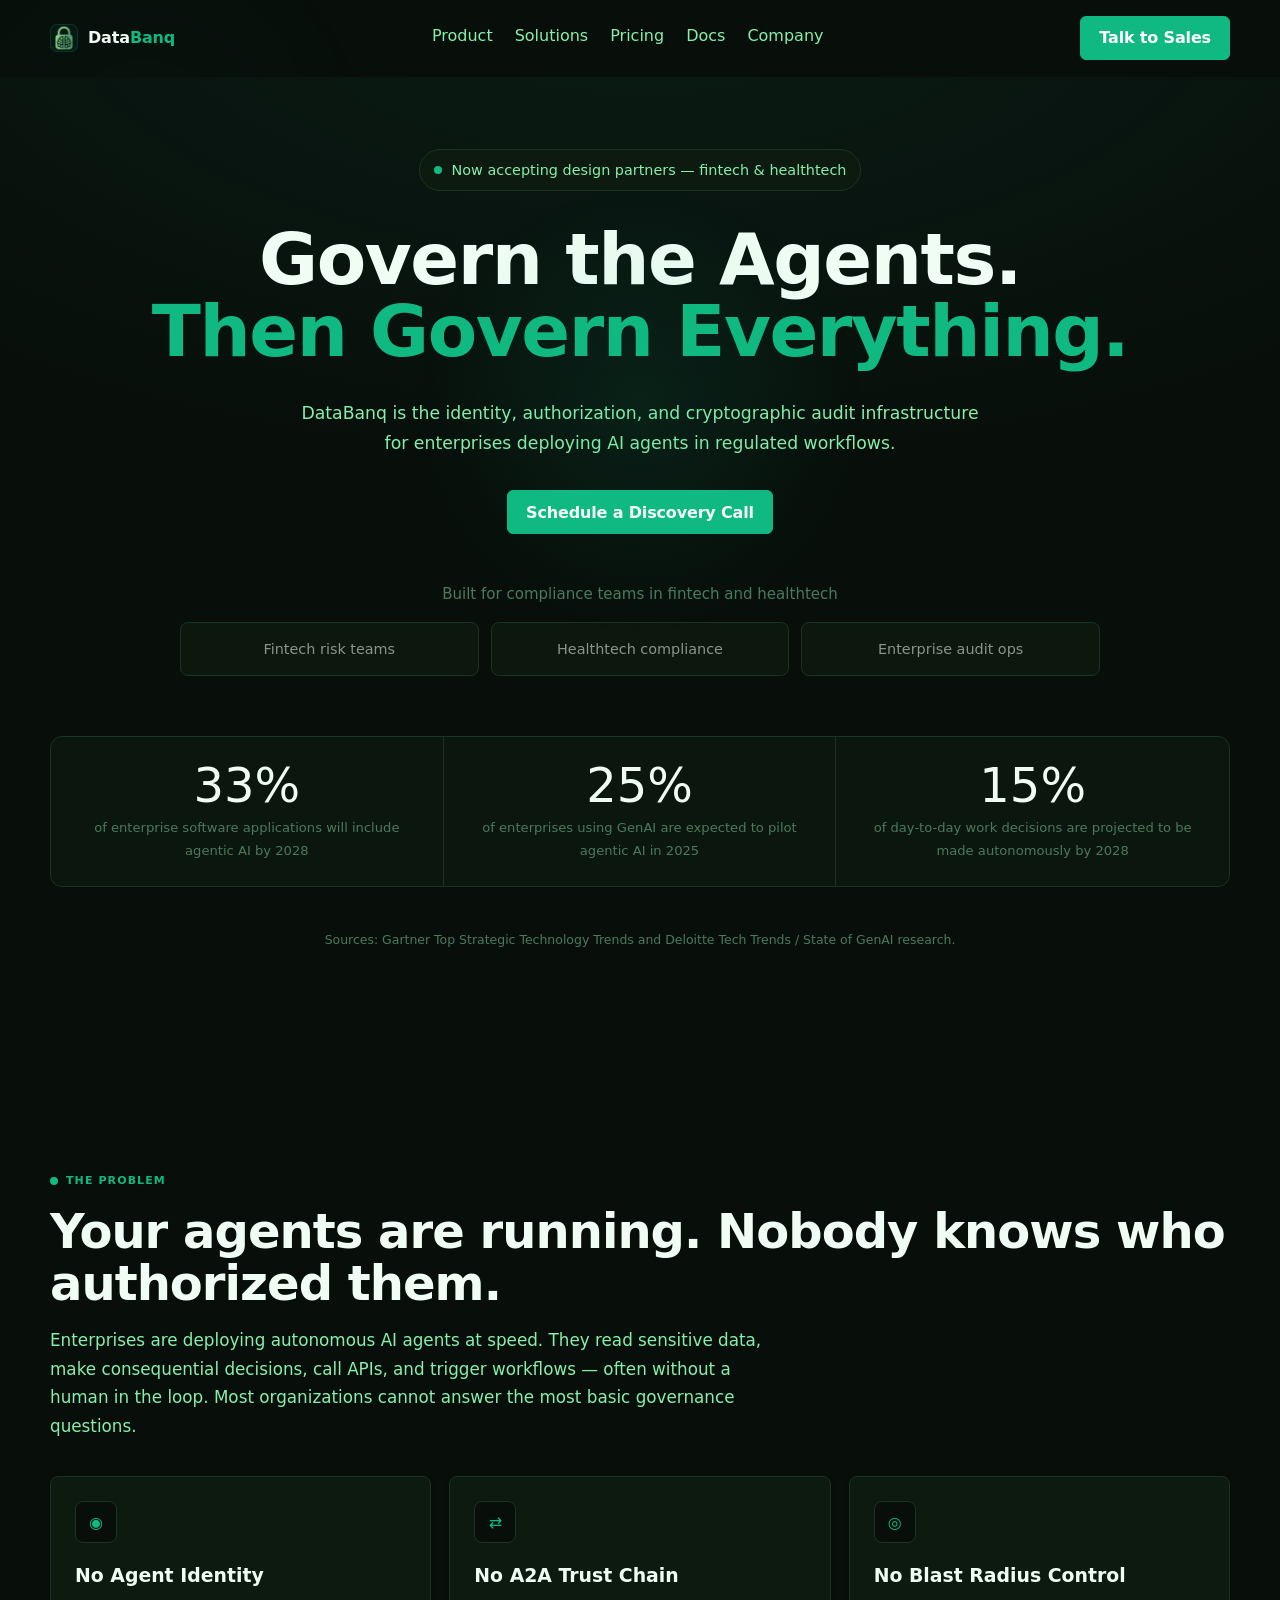
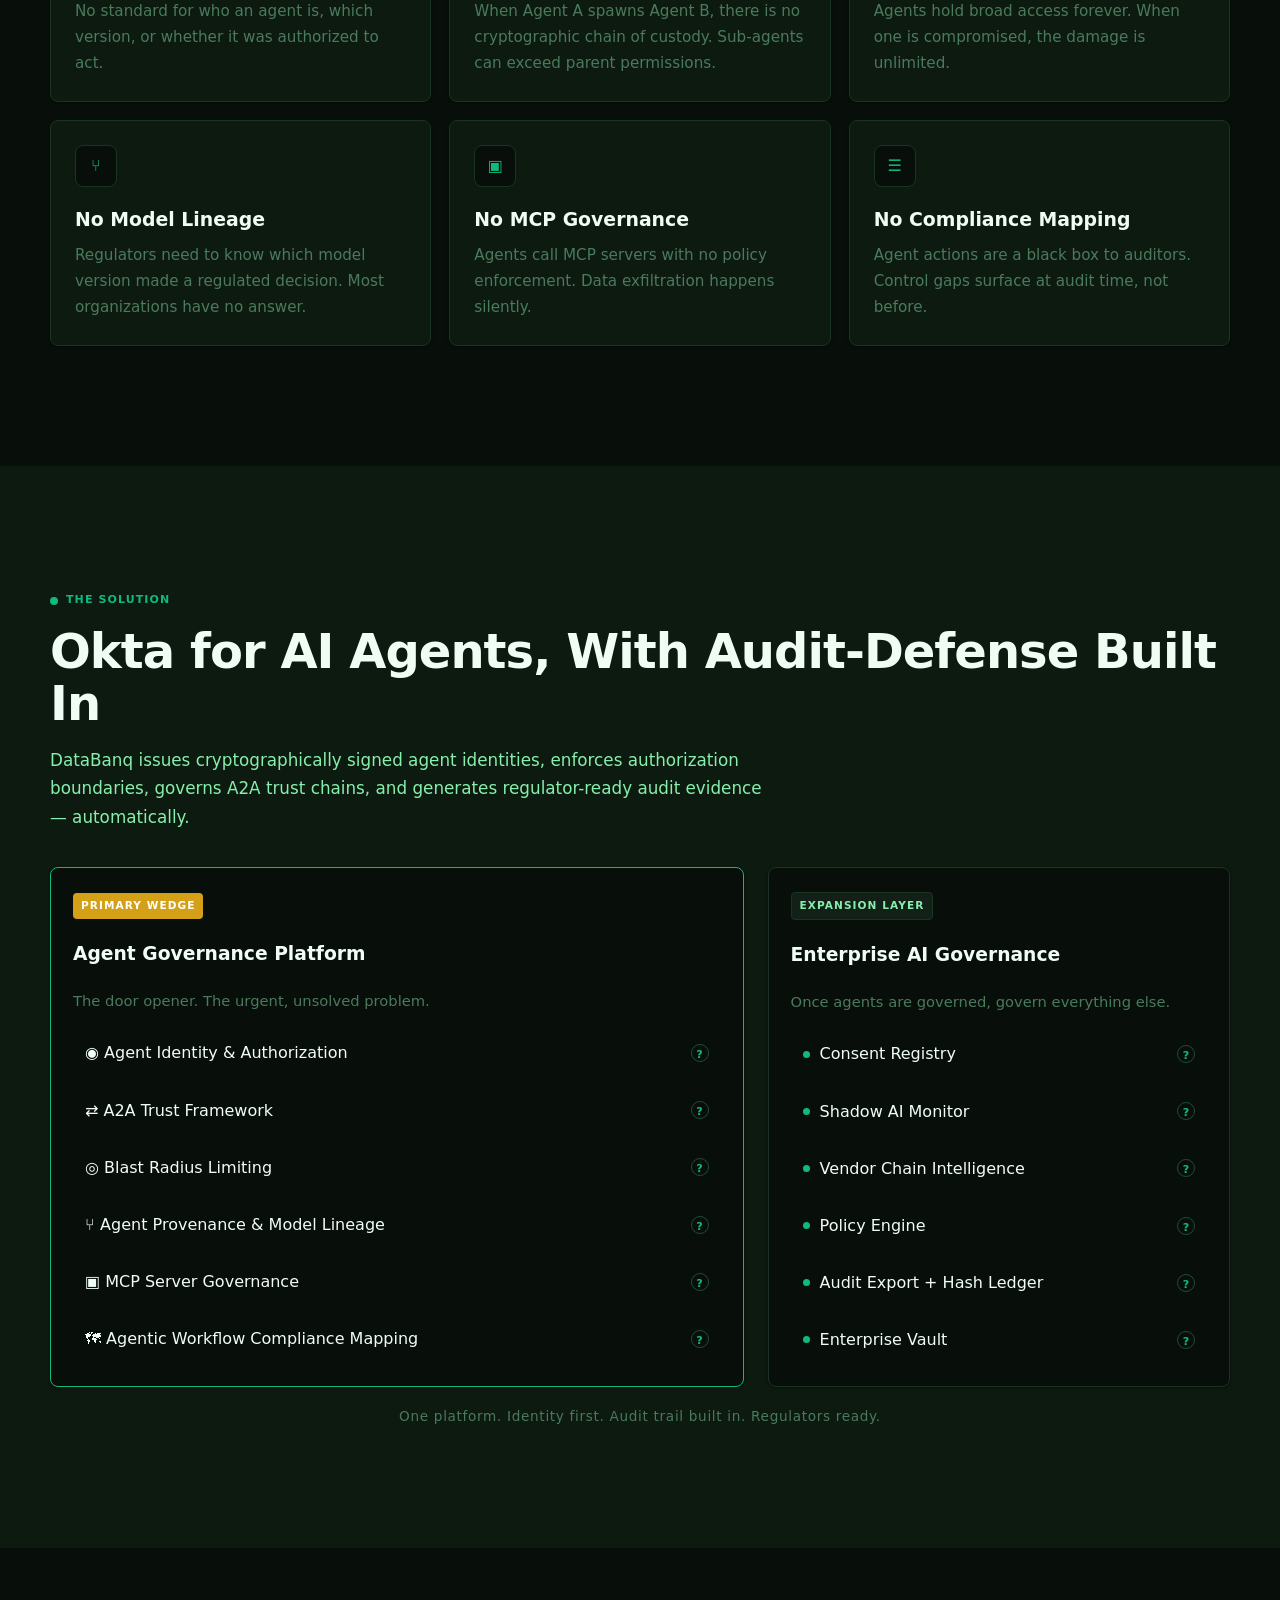
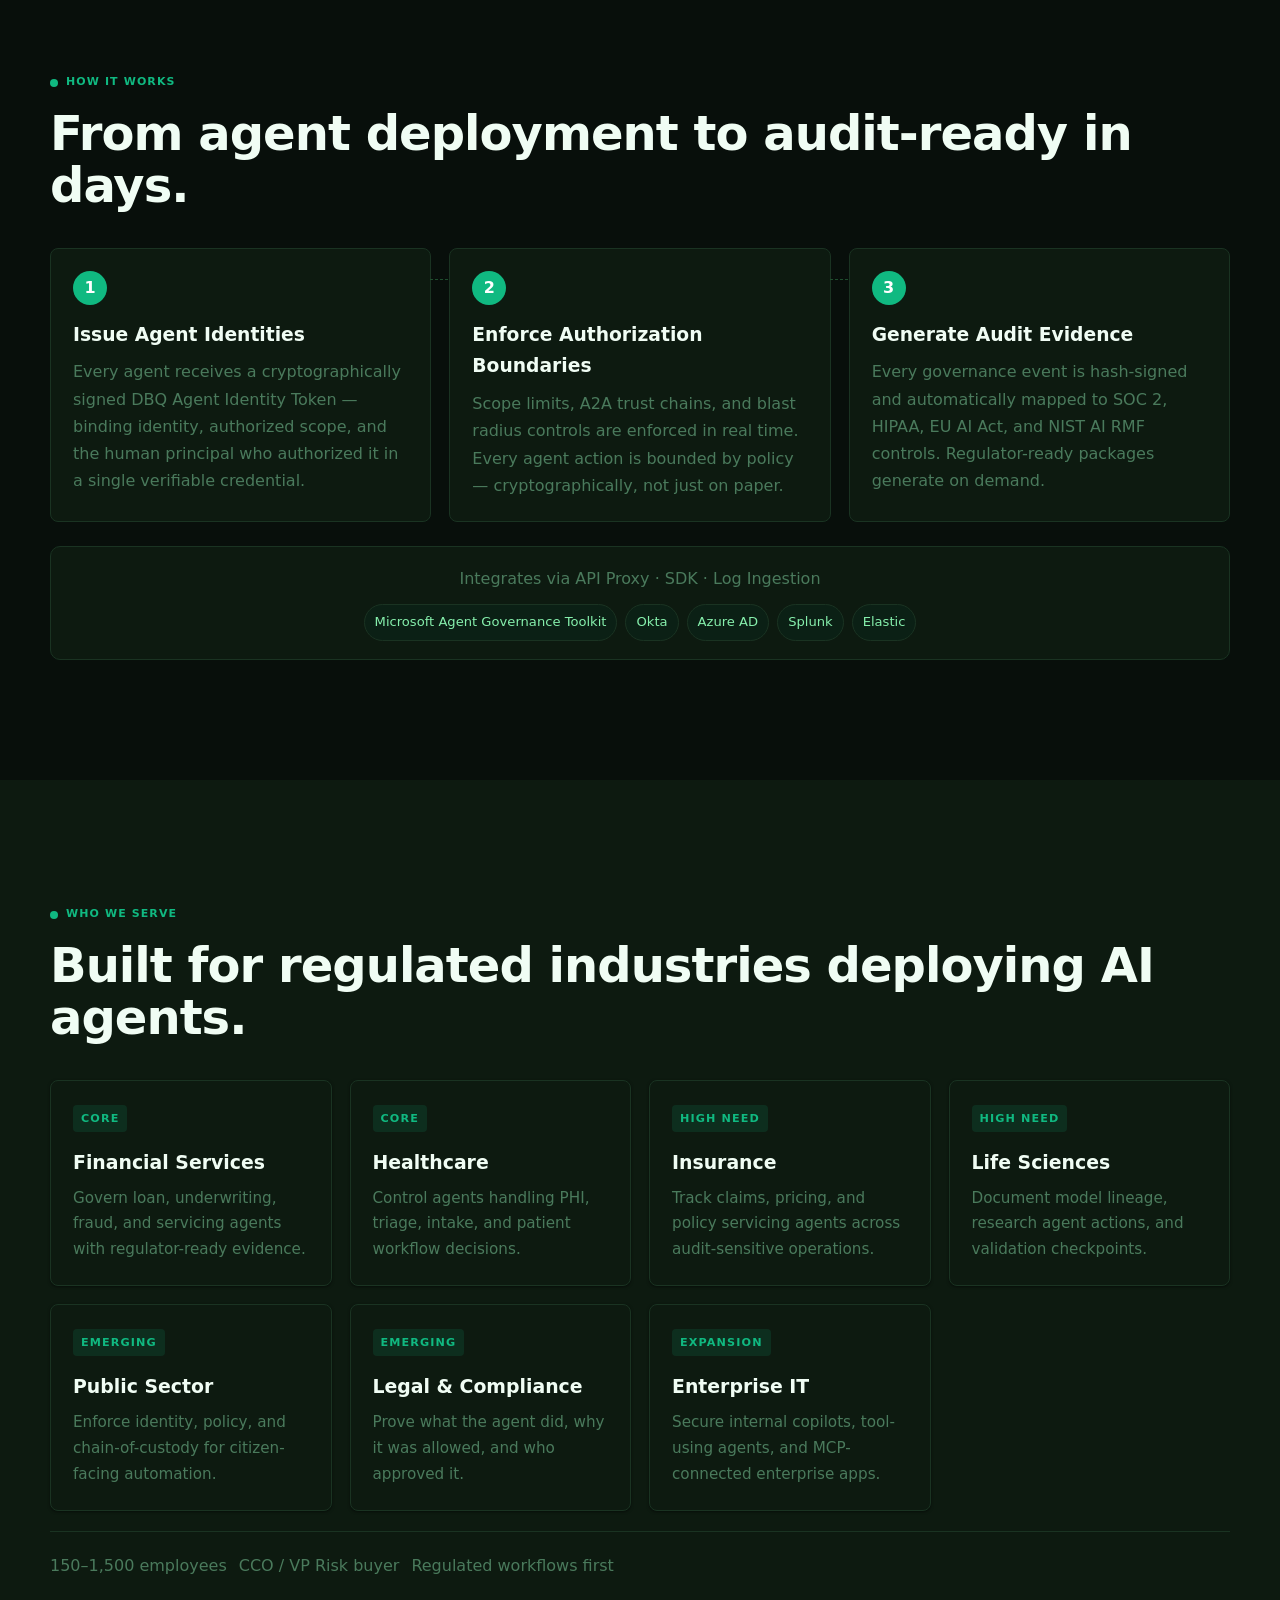
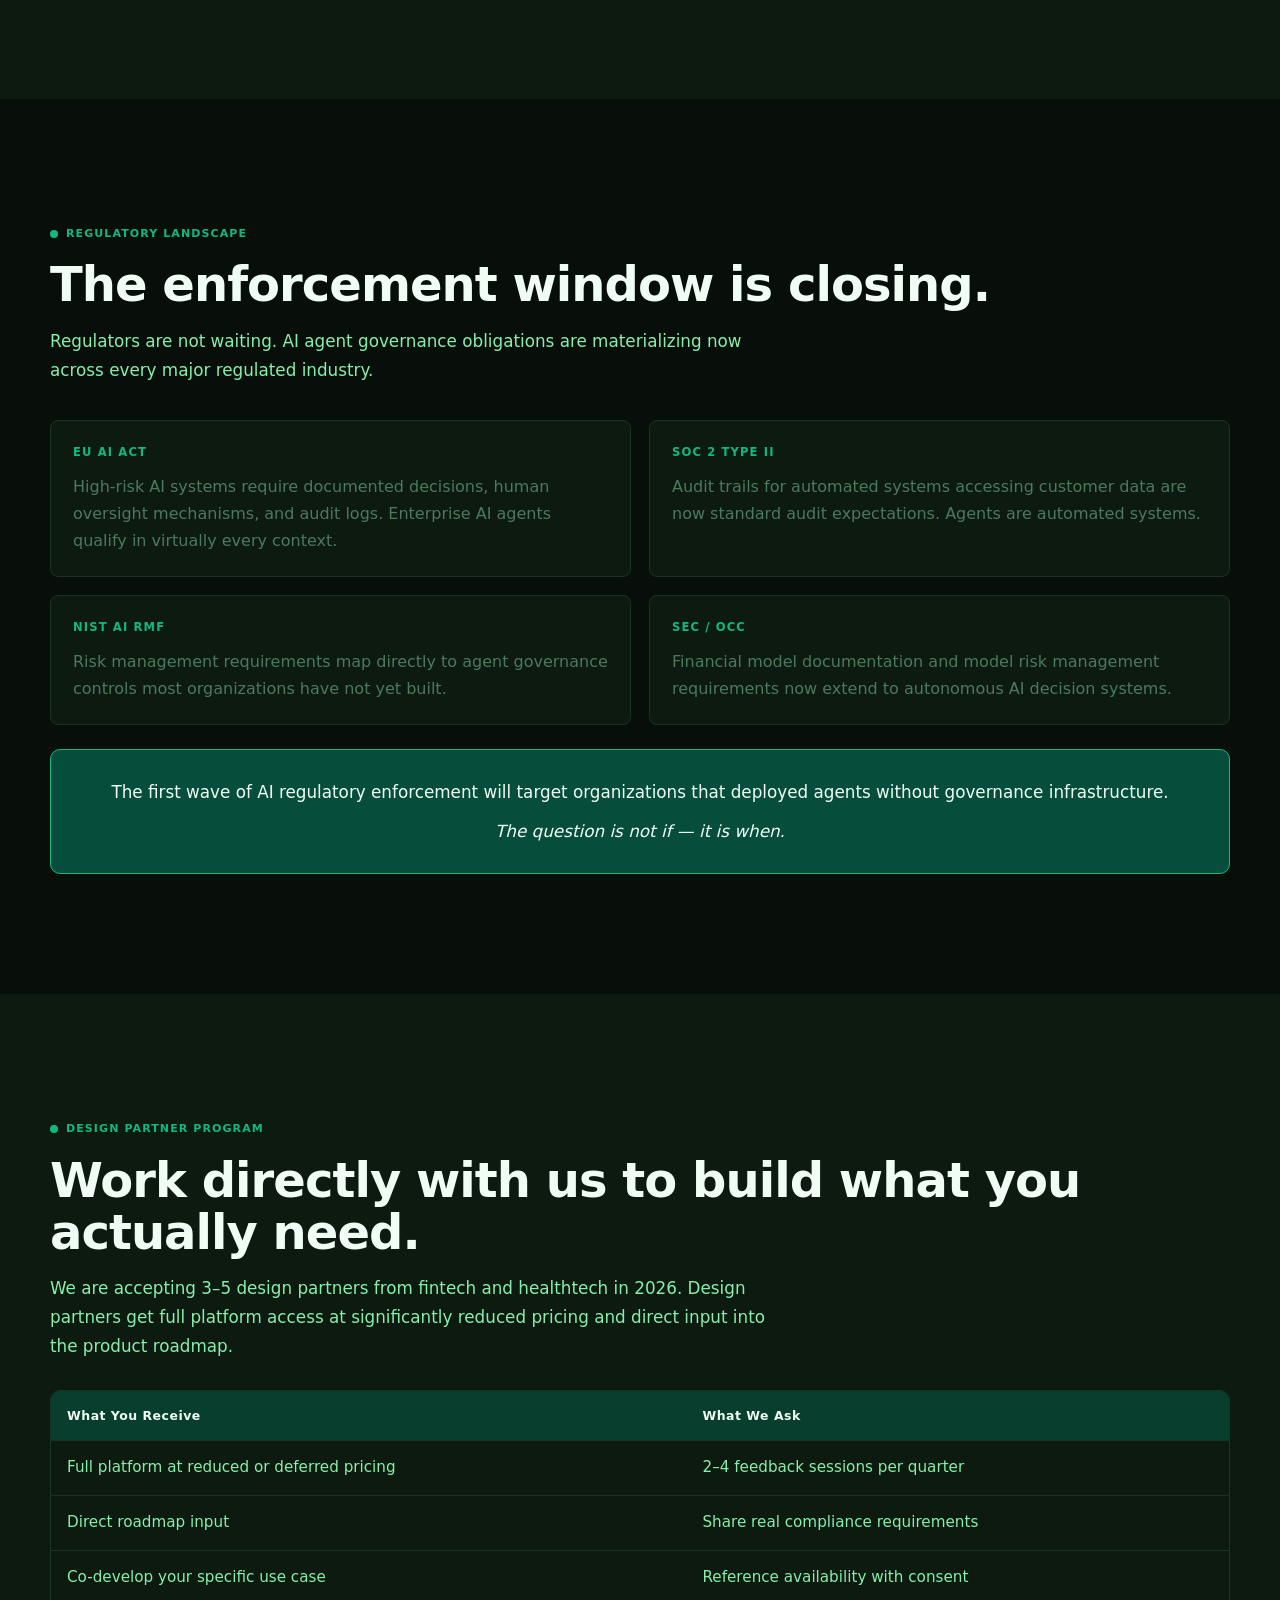
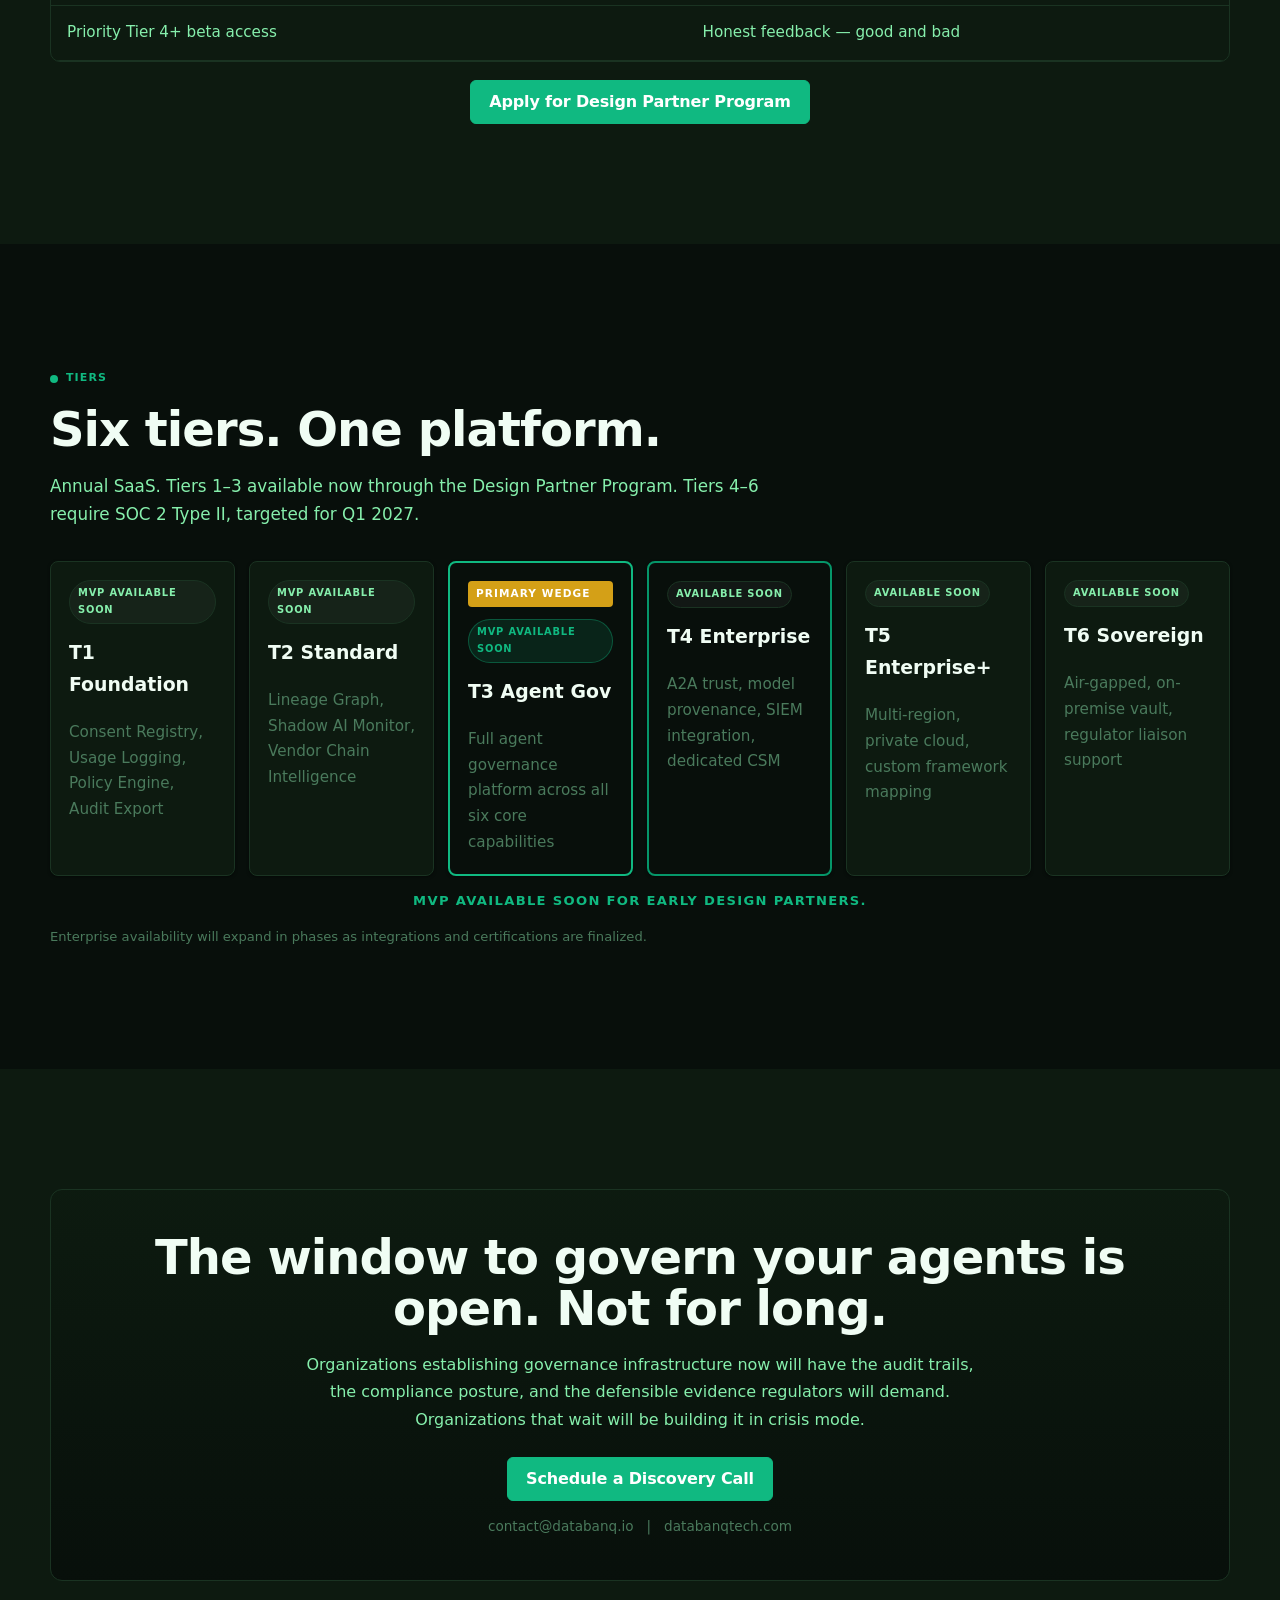
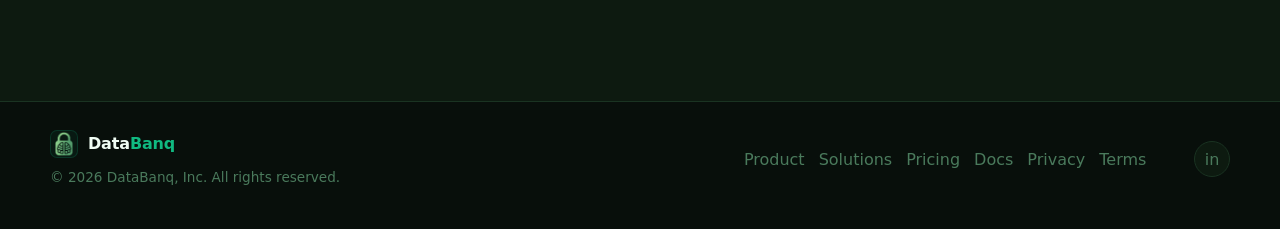
<file: index.html>
<!DOCTYPE html>
<html lang="en">
<head>
  <meta charset="UTF-8">
  <meta name="viewport" content="width=device-width, initial-scale=1.0">
  <meta name="description" content="DataBanq is the AI Agent Governance Platform for identity, authorization, A2A trust, blast radius limiting, and cryptographic audit evidence.">
  <title>DataBanq — AI Agent Governance Platform</title>
  <link rel="stylesheet" href="styles.css">
</head>
<body>
  <header class="site-header">
    <div class="container navbar">
      <a class="brand" href="index.html" aria-label="DataBanq home">
        <span class="brand-mark" aria-hidden="true"><img src="logo.png" alt=""></span>
        <span class="brand-text"><strong>Data</strong><span>Banq</span></span>
      </a>

      <nav class="nav-links" aria-label="Primary navigation">
        <a href="#solution">Product</a>
        <a href="#industries">Solutions</a>
        <a href="#pricing">Pricing</a>
        <a href="how-it-works.html">Docs</a>
        <a href="about.html">Company</a>
      </nav>

      <div class="nav-actions">
        <a class="btn btn-primary" href="contact.html">Talk to Sales</a>
        <button class="menu-toggle" data-menu-toggle aria-label="Open menu">☰</button>
      </div>
    </div>
  </header>

  <div class="mobile-menu" data-mobile-menu>
    <div class="mobile-menu-panel">
      <a href="#solution" data-close-menu>Product</a>
      <a href="#industries" data-close-menu>Solutions</a>
      <a href="#pricing" data-close-menu>Pricing</a>
      <a href="how-it-works.html" data-close-menu>Docs</a>
      <a href="about.html" data-close-menu>Company</a>
      <a href="contact.html" data-close-menu>Talk to Sales</a>
    </div>
  </div>

  <main>
    <section class="hero">
      <div class="container hero-grid">
        <div class="hero-pill reveal"><span class="pulse-dot"></span>Now accepting design partners — fintech &amp; healthtech</div>
        <div class="reveal">
          <h1>Govern the Agents.<br><span class="accent">Then Govern Everything.</span></h1>
        </div>
        <p class="hero-sub reveal">DataBanq is the identity, authorization, and cryptographic audit infrastructure for enterprises deploying AI agents in regulated workflows.</p>
        <div class="btn-row reveal">
          <a class="btn btn-primary" href="contact.html">Schedule a Discovery Call</a>
        </div>

        <div class="social-strip reveal">
          <div class="caption">Built for compliance teams in fintech and healthtech</div>
          <div class="logo-row">
            <div class="logo-slot">Fintech risk teams</div>
            <div class="logo-slot">Healthtech compliance</div>
            <div class="logo-slot">Enterprise audit ops</div>
          </div>
        </div>

        <div class="stats-grid reveal" aria-label="Company statistics">
          <div class="stat-card">
            <div class="stat-value" data-count="33">33%</div>
            <p>of enterprise software applications will include agentic AI by 2028</p>
          </div>
          <div class="stat-card">
            <div class="stat-value" data-count="25">25%</div>
            <p>of enterprises using GenAI are expected to pilot agentic AI in 2025</p>
          </div>
          <div class="stat-card">
            <div class="stat-value" data-count="15">15%</div>
            <p>of day-to-day work decisions are projected to be made autonomously by 2028</p>
          </div>
        </div>
        <div class="sources-note reveal">Sources: Gartner Top Strategic Technology Trends and Deloitte Tech Trends / State of GenAI research.</div>
      </div>
    </section>

    <section id="problem" class="section">
      <div class="container">
        <div class="section-label reveal"><span class="eyebrow-dot"></span>The Problem</div>
        <h2 class="section-title reveal">Your agents are running. Nobody knows who authorized them.</h2>
        <p class="section-copy reveal">Enterprises are deploying autonomous AI agents at speed. They read sensitive data, make consequential decisions, call APIs, and trigger workflows — often without a human in the loop. Most organizations cannot answer the most basic governance questions.</p>

        <div class="card-grid">
          <article class="feature-card reveal">
            <div class="icon-box">◉</div>
            <h3>No Agent Identity</h3>
            <p>No standard for who an agent is, which version, or whether it was authorized to act.</p>
          </article>
          <article class="feature-card reveal">
            <div class="icon-box">⇄</div>
            <h3>No A2A Trust Chain</h3>
            <p>When Agent A spawns Agent B, there is no cryptographic chain of custody. Sub-agents can exceed parent permissions.</p>
          </article>
          <article class="feature-card reveal">
            <div class="icon-box">◎</div>
            <h3>No Blast Radius Control</h3>
            <p>Agents hold broad access forever. When one is compromised, the damage is unlimited.</p>
          </article>
          <article class="feature-card reveal">
            <div class="icon-box">⑂</div>
            <h3>No Model Lineage</h3>
            <p>Regulators need to know which model version made a regulated decision. Most organizations have no answer.</p>
          </article>
          <article class="feature-card reveal">
            <div class="icon-box">▣</div>
            <h3>No MCP Governance</h3>
            <p>Agents call MCP servers with no policy enforcement. Data exfiltration happens silently.</p>
          </article>
          <article class="feature-card reveal">
            <div class="icon-box">☰</div>
            <h3>No Compliance Mapping</h3>
            <p>Agent actions are a black box to auditors. Control gaps surface at audit time, not before.</p>
          </article>
        </div>
      </div>
    </section>

    <section id="solution" class="section alt">
      <div class="container">
        <div class="section-label reveal"><span class="eyebrow-dot"></span>The Solution</div>
        <h2 class="section-title reveal">Okta for AI Agents, With Audit-Defense Built In</h2>
        <p class="section-copy reveal">DataBanq issues cryptographically signed agent identities, enforces authorization boundaries, governs A2A trust chains, and generates regulator-ready audit evidence — automatically.</p>

        <div class="solution-layout">
          <div class="panel primary reveal">
            <span class="badge gold">Primary Wedge</span>
            <h3>Agent Governance Platform</h3>
            <p class="panel-subtitle">The door opener. The urgent, unsolved problem.</p>
            <div class="feature-list">
              <div class="feature-row">◉ Agent Identity &amp; Authorization <span class="tooltip-chip" data-tip="Issue signed agent credentials with explicit scope, expiration, and human accountability.">?</span></div>
              <div class="feature-row">⇄ A2A Trust Framework <span class="tooltip-chip" data-tip="Verify parent-child delegation so sub-agents cannot exceed the authority they inherit.">?</span></div>
              <div class="feature-row">◎ Blast Radius Limiting <span class="tooltip-chip" data-tip="Constrain access to the minimum required systems, data, and workflows in real time.">?</span></div>
              <div class="feature-row">⑂ Agent Provenance &amp; Model Lineage <span class="tooltip-chip" data-tip="Track which model, prompt, release, and approver were tied to every regulated action.">?</span></div>
              <div class="feature-row">▣ MCP Server Governance <span class="tooltip-chip" data-tip="Apply policy and logging to every MCP server call before sensitive data leaves the enterprise boundary.">?</span></div>
              <div class="feature-row">🗺 Agentic Workflow Compliance Mapping <span class="tooltip-chip" data-tip="Map actions to SOC 2, HIPAA, NIST, and EU AI Act controls automatically.">?</span></div>
            </div>
          </div>

          <div class="panel secondary reveal">
            <span class="badge subtle">Expansion Layer</span>
            <h3>Enterprise AI Governance</h3>
            <p class="panel-subtitle">Once agents are governed, govern everything else.</p>
            <div class="plain-list">
              <div class="plain-row"><span class="dot"></span>Consent Registry <span class="tooltip-chip" data-tip="Centralize consent evidence and lawful-use history across AI systems.">?</span></div>
              <div class="plain-row"><span class="dot"></span>Shadow AI Monitor <span class="tooltip-chip" data-tip="Detect unsanctioned AI tools and unsupervised model usage across teams.">?</span></div>
              <div class="plain-row"><span class="dot"></span>Vendor Chain Intelligence <span class="tooltip-chip" data-tip="Understand downstream model vendors, data exposure, and third-party risk.">?</span></div>
              <div class="plain-row"><span class="dot"></span>Policy Engine <span class="tooltip-chip" data-tip="Create one rules layer for agent approvals, PII restrictions, and escalation workflows.">?</span></div>
              <div class="plain-row"><span class="dot"></span>Audit Export + Hash Ledger <span class="tooltip-chip" data-tip="Generate signed evidence packages with immutable event histories on demand.">?</span></div>
              <div class="plain-row"><span class="dot"></span>Enterprise Vault <span class="tooltip-chip" data-tip="Store governance artifacts, policies, and approvals in a regulator-ready system of record.">?</span></div>
            </div>
          </div>
        </div>

        <div class="panel-tagline reveal">One platform. Identity first. Audit trail built in. Regulators ready.</div>
      </div>
    </section>

    <section class="section">
      <div class="container">
        <div class="section-label reveal"><span class="eyebrow-dot"></span>How It Works</div>
        <h2 class="section-title reveal">From agent deployment to audit-ready in days.</h2>

        <div class="steps">
          <article class="step reveal">
            <div class="step-number">1</div>
            <h3>Issue Agent Identities</h3>
            <p>Every agent receives a cryptographically signed DBQ Agent Identity Token — binding identity, authorized scope, and the human principal who authorized it in a single verifiable credential.</p>
          </article>
          <article class="step reveal">
            <div class="step-number">2</div>
            <h3>Enforce Authorization Boundaries</h3>
            <p>Scope limits, A2A trust chains, and blast radius controls are enforced in real time. Every agent action is bounded by policy — cryptographically, not just on paper.</p>
          </article>
          <article class="step reveal">
            <div class="step-number">3</div>
            <h3>Generate Audit Evidence</h3>
            <p>Every governance event is hash-signed and automatically mapped to SOC 2, HIPAA, EU AI Act, and NIST AI RMF controls. Regulator-ready packages generate on demand.</p>
          </article>
        </div>

        <div class="integration-strip reveal">
          Integrates via API Proxy · SDK · Log Ingestion
          <div class="chip-row">
            <span class="chip">Microsoft Agent Governance Toolkit</span>
            <span class="chip">Okta</span>
            <span class="chip">Azure AD</span>
            <span class="chip">Splunk</span>
            <span class="chip">Elastic</span>
          </div>
        </div>
      </div>
    </section>

    <section id="industries" class="section alt">
      <div class="container">
        <div class="section-label reveal"><span class="eyebrow-dot"></span>Who We Serve</div>
        <h2 class="section-title reveal">Built for regulated industries deploying AI agents.</h2>

        <div class="audience-grid seven-grid">
          <article class="info-card reveal"><span class="mini-tag">Core</span><h3>Financial Services</h3><p>Govern loan, underwriting, fraud, and servicing agents with regulator-ready evidence.</p></article>
          <article class="info-card reveal"><span class="mini-tag">Core</span><h3>Healthcare</h3><p>Control agents handling PHI, triage, intake, and patient workflow decisions.</p></article>
          <article class="info-card reveal"><span class="mini-tag">High Need</span><h3>Insurance</h3><p>Track claims, pricing, and policy servicing agents across audit-sensitive operations.</p></article>
          <article class="info-card reveal"><span class="mini-tag">High Need</span><h3>Life Sciences</h3><p>Document model lineage, research agent actions, and validation checkpoints.</p></article>
          <article class="info-card reveal"><span class="mini-tag">Emerging</span><h3>Public Sector</h3><p>Enforce identity, policy, and chain-of-custody for citizen-facing automation.</p></article>
          <article class="info-card reveal"><span class="mini-tag">Emerging</span><h3>Legal &amp; Compliance</h3><p>Prove what the agent did, why it was allowed, and who approved it.</p></article>
          <article class="info-card reveal"><span class="mini-tag">Expansion</span><h3>Enterprise IT</h3><p>Secure internal copilots, tool-using agents, and MCP-connected enterprise apps.</p></article>
        </div>

        <div class="icp-strip reveal">
          <span>150–1,500 employees</span>
          <span>CCO / VP Risk buyer</span>
          <span>Regulated workflows first</span>
        </div>
      </div>
    </section>

    <section class="section">
      <div class="container">
        <div class="section-label reveal"><span class="eyebrow-dot"></span>Regulatory Landscape</div>
        <h2 class="section-title reveal">The enforcement window is closing.</h2>
        <p class="section-copy reveal">Regulators are not waiting. AI agent governance obligations are materializing now across every major regulated industry.</p>

        <div class="reg-grid">
          <article class="reg-card reveal"><strong>EU AI Act</strong><p>High-risk AI systems require documented decisions, human oversight mechanisms, and audit logs. Enterprise AI agents qualify in virtually every context.</p></article>
          <article class="reg-card reveal"><strong>SOC 2 Type II</strong><p>Audit trails for automated systems accessing customer data are now standard audit expectations. Agents are automated systems.</p></article>
          <article class="reg-card reveal"><strong>NIST AI RMF</strong><p>Risk management requirements map directly to agent governance controls most organizations have not yet built.</p></article>
          <article class="reg-card reveal"><strong>SEC / OCC</strong><p>Financial model documentation and model risk management requirements now extend to autonomous AI decision systems.</p></article>
        </div>

        <div class="callout reveal">
          <p>The first wave of AI regulatory enforcement will target organizations that deployed agents without governance infrastructure.<em>The question is not if — it is when.</em></p>
        </div>
      </div>
    </section>

    <section class="section alt">
      <div class="container">
        <div class="section-label reveal"><span class="eyebrow-dot"></span>Design Partner Program</div>
        <h2 class="section-title reveal">Work directly with us to build what you actually need.</h2>
        <p class="section-copy reveal">We are accepting 3–5 design partners from fintech and healthtech in 2026. Design partners get full platform access at significantly reduced pricing and direct input into the product roadmap.</p>

        <div class="table-wrap reveal">
          <table>
            <thead>
              <tr><th>What You Receive</th><th>What We Ask</th></tr>
            </thead>
            <tbody>
              <tr><td>Full platform at reduced or deferred pricing</td><td>2–4 feedback sessions per quarter</td></tr>
              <tr><td>Direct roadmap input</td><td>Share real compliance requirements</td></tr>
              <tr><td>Co-develop your specific use case</td><td>Reference availability with consent</td></tr>
              <tr><td>Priority Tier 4+ beta access</td><td>Honest feedback — good and bad</td></tr>
            </tbody>
          </table>
        </div>

        <div class="btn-row" style="justify-content:center; margin-top: 18px;">
          <a class="btn btn-primary reveal" href="contact.html">Apply for Design Partner Program</a>
        </div>
      </div>
    </section>

    <section id="pricing" class="section">
      <div class="container">
        <div class="section-label reveal"><span class="eyebrow-dot"></span>Tiers</div>
        <h2 class="section-title reveal">Six tiers. One platform.</h2>
        <p class="section-copy reveal">Annual SaaS. Tiers 1–3 available now through the Design Partner Program. Tiers 4–6 require SOC 2 Type II, targeted for Q1 2027.</p>

        <div class="pricing-grid">
          <article class="pricing-card reveal">
            <span class="tier-state">MVP Available Soon</span>
            <h3>T1 Foundation</h3>
            <p>Consent Registry, Usage Logging, Policy Engine, Audit Export</p>
          </article>
          <article class="pricing-card reveal">
            <span class="tier-state">MVP Available Soon</span>
            <h3>T2 Standard</h3>
            <p>Lineage Graph, Shadow AI Monitor, Vendor Chain Intelligence</p>
          </article>
          <article class="pricing-card featured reveal">
            <span class="badge gold">Primary Wedge</span>
            <span class="tier-state emphasis">MVP Available Soon</span>
            <h3>T3 Agent Gov</h3>
            <p>Full agent governance platform across all six core capabilities</p>
          </article>
          <article class="pricing-card target reveal">
            <span class="tier-state">Available Soon</span>
            <h3>T4 Enterprise</h3>
            <p>A2A trust, model provenance, SIEM integration, dedicated CSM</p>
          </article>
          <article class="pricing-card reveal">
            <span class="tier-state">Available Soon</span>
            <h3>T5 Enterprise+</h3>
            <p>Multi-region, private cloud, custom framework mapping</p>
          </article>
          <article class="pricing-card reveal">
            <span class="tier-state">Available Soon</span>
            <h3>T6 Sovereign</h3>
            <p>Air-gapped, on-premise vault, regulator liaison support</p>
          </article>
        </div>

        <div class="mvp-note reveal">MVP available soon for early design partners.</div>
        <div class="pricing-note reveal">Enterprise availability will expand in phases as integrations and certifications are finalized.</div>
      </div>
    </section>

    <section class="section alt">
      <div class="container">
        <div class="cta-box reveal">
          <h2 class="section-title" style="margin-bottom:0;">The window to govern your agents is open. Not for long.</h2>
          <p>Organizations establishing governance infrastructure now will have the audit trails, the compliance posture, and the defensible evidence regulators will demand. Organizations that wait will be building it in crisis mode.</p>
          <div class="btn-row" style="justify-content:center;">
            <a class="btn btn-primary" href="contact.html">Schedule a Discovery Call</a>
          </div>
          <div class="contact-line">contact@databanq.io &nbsp; | &nbsp; databanqtech.com</div>
        </div>
      </div>
    </section>
  </main>

  <footer class="footer">
    <div class="container footer-grid">
      <div class="footer-copy">
        <span class="brand"><span class="brand-mark" aria-hidden="true"><img src="logo.png" alt=""></span><span class="brand-text"><strong>Data</strong><span>Banq</span></span></span>
        <div>© 2026 DataBanq, Inc. All rights reserved.</div>
      </div>
      <div class="footer-links">
        <a href="#solution">Product</a>
        <a href="#industries">Solutions</a>
        <a href="#pricing">Pricing</a>
        <a href="how-it-works.html">Docs</a>
        <a href="privacy.html">Privacy</a>
        <a href="terms.html">Terms</a>
      </div>
      <a class="footer-social" href="https://www.linkedin.com/company/databanqtech/" target="_blank" rel="noopener" aria-label="LinkedIn">in</a>
    </div>
  </footer>

  <script src="site.js"></script>
</body>
</html>
</file>
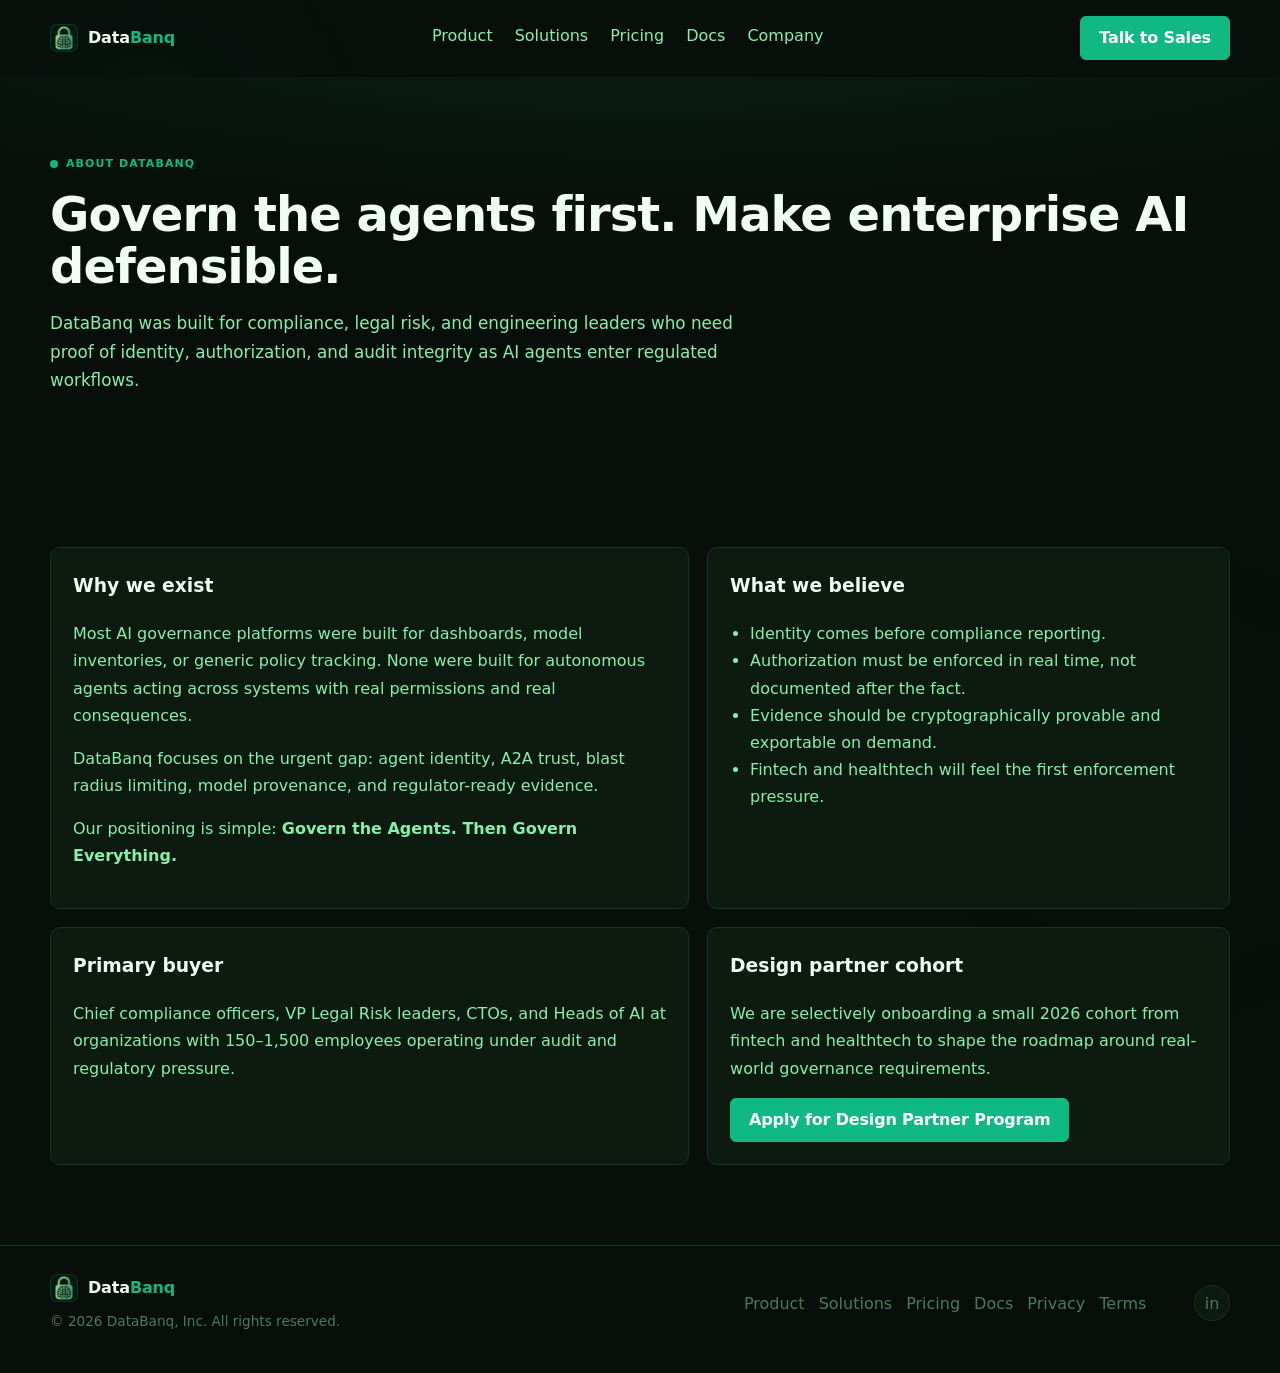
<file: about.html>
<!DOCTYPE html>
<html lang="en">
<head>
  <meta charset="UTF-8">
  <meta name="viewport" content="width=device-width, initial-scale=1.0">
  <meta name="description" content="About DataBanq and its mission to bring identity, authorization, and audit-ready governance to enterprise AI agents.">
  <title>About — DataBanq</title>
  <link rel="stylesheet" href="styles.css">
</head>
<body>
  <header class="site-header scrolled">
    <div class="container navbar">
      <a class="brand" href="index.html"><span class="brand-mark" aria-hidden="true"><img src="logo.png" alt=""></span><span class="brand-text"><strong>Data</strong><span>Banq</span></span></a>
      <nav class="nav-links"><a href="index.html#solution">Product</a><a href="index.html#industries">Solutions</a><a href="index.html#pricing">Pricing</a><a href="how-it-works.html">Docs</a><a href="about.html">Company</a></nav>
      <div class="nav-actions"><a class="btn btn-primary" href="contact.html">Talk to Sales</a><button class="menu-toggle" data-menu-toggle aria-label="Open menu">☰</button></div>
    </div>
  </header>

  <div class="mobile-menu" data-mobile-menu>
    <div class="mobile-menu-panel">
      <a href="index.html#solution" data-close-menu>Product</a>
      <a href="index.html#industries" data-close-menu>Solutions</a>
      <a href="index.html#pricing" data-close-menu>Pricing</a>
      <a href="how-it-works.html" data-close-menu>Docs</a>
      <a href="about.html" data-close-menu>Company</a>
      <a href="contact.html" data-close-menu>Talk to Sales</a>
    </div>
  </div>

  <main>
    <section class="page-hero">
      <div class="container">
        <div class="section-label reveal"><span class="eyebrow-dot"></span>About DataBanq</div>
        <h1 class="section-title reveal">Govern the agents first. Make enterprise AI defensible.</h1>
        <p class="section-copy reveal">DataBanq was built for compliance, legal risk, and engineering leaders who need proof of identity, authorization, and audit integrity as AI agents enter regulated workflows.</p>
      </div>
    </section>

    <section class="section page-legal">
      <div class="container page-grid">
        <div class="page-card reveal">
          <h3>Why we exist</h3>
          <p>Most AI governance platforms were built for dashboards, model inventories, or generic policy tracking. None were built for autonomous agents acting across systems with real permissions and real consequences.</p>
          <p>DataBanq focuses on the urgent gap: agent identity, A2A trust, blast radius limiting, model provenance, and regulator-ready evidence.</p>
          <p>Our positioning is simple: <strong>Govern the Agents. Then Govern Everything.</strong></p>
        </div>

        <div class="page-card reveal">
          <h3>What we believe</h3>
          <ul>
            <li>Identity comes before compliance reporting.</li>
            <li>Authorization must be enforced in real time, not documented after the fact.</li>
            <li>Evidence should be cryptographically provable and exportable on demand.</li>
            <li>Fintech and healthtech will feel the first enforcement pressure.</li>
          </ul>
        </div>

        <div class="page-card reveal">
          <h3>Primary buyer</h3>
          <p>Chief compliance officers, VP Legal Risk leaders, CTOs, and Heads of AI at organizations with 150–1,500 employees operating under audit and regulatory pressure.</p>
        </div>

        <div class="page-card reveal">
          <h3>Design partner cohort</h3>
          <p>We are selectively onboarding a small 2026 cohort from fintech and healthtech to shape the roadmap around real-world governance requirements.</p>
          <div class="btn-row"><a class="btn btn-primary" href="contact.html">Apply for Design Partner Program</a></div>
        </div>
      </div>
    </section>
  </main>

  <footer class="footer">
    <div class="container footer-grid">
      <div class="footer-copy"><span class="brand"><span class="brand-mark"><img src="logo.png" alt=""></span><span class="brand-text"><strong>Data</strong><span>Banq</span></span></span><div>© 2026 DataBanq, Inc. All rights reserved.</div></div>
      <div class="footer-links"><a href="index.html#solution">Product</a><a href="index.html#industries">Solutions</a><a href="index.html#pricing">Pricing</a><a href="how-it-works.html">Docs</a><a href="privacy.html">Privacy</a><a href="terms.html">Terms</a></div>
      <a class="footer-social" href="https://www.linkedin.com/company/databanqtech/" target="_blank" rel="noopener">in</a>
    </div>
  </footer>

  <script src="site.js"></script>
</body>
</html>
</file>
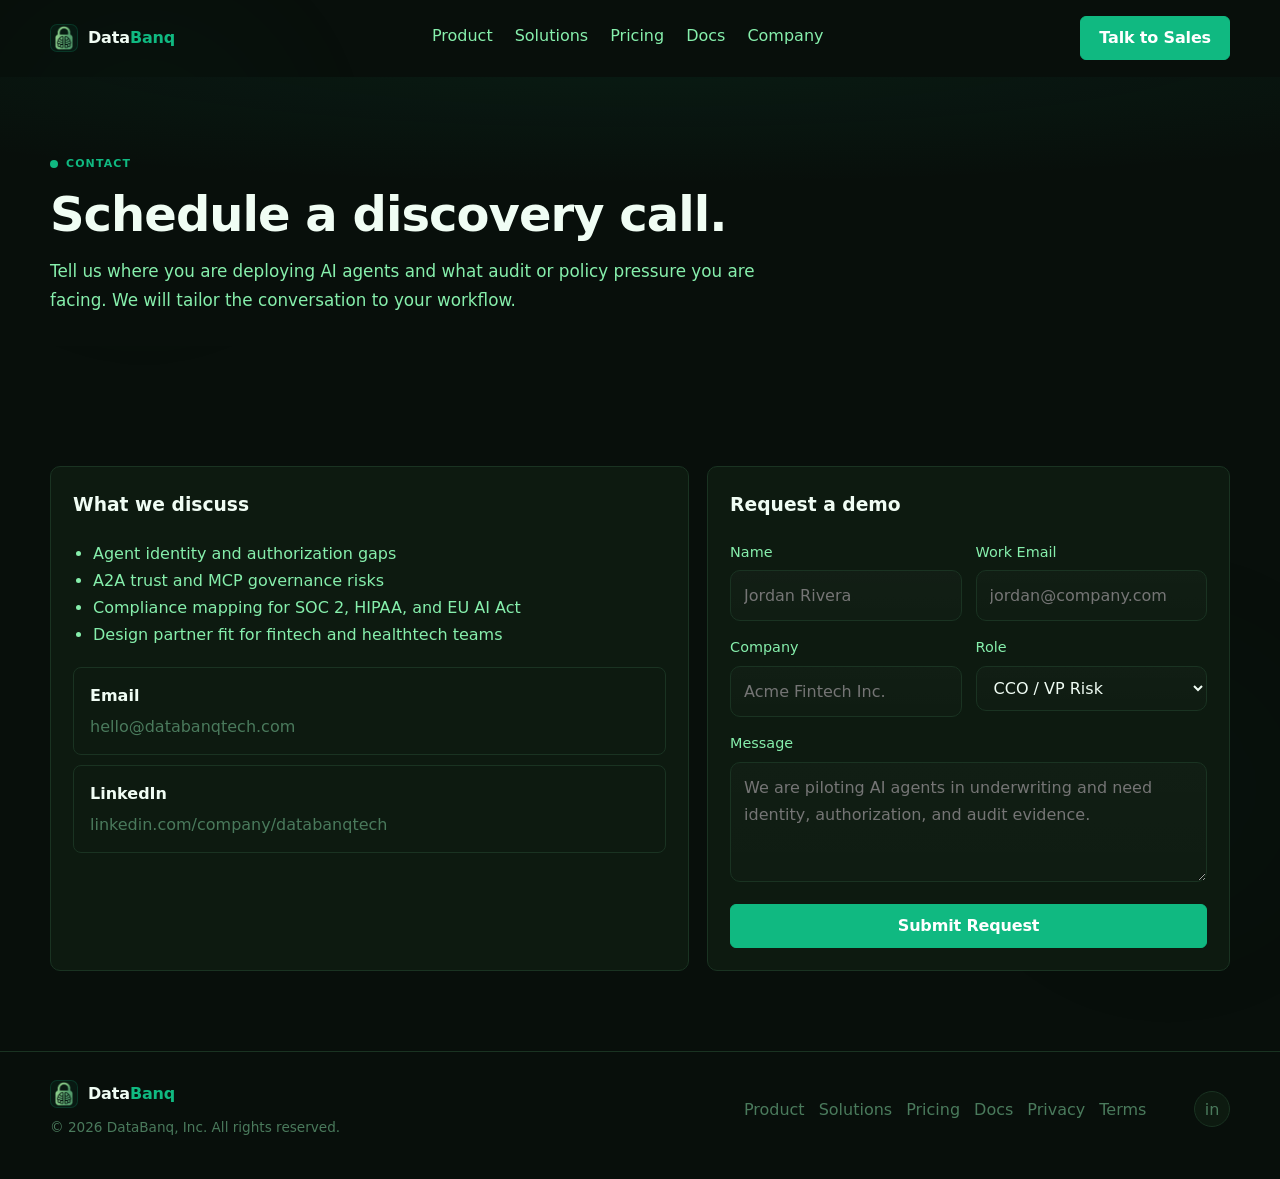
<file: contact.html>
<!DOCTYPE html>
<html lang="en">
<head>
  <meta charset="UTF-8">
  <meta name="viewport" content="width=device-width, initial-scale=1.0">
  <meta name="description" content="Contact DataBanq to schedule a discovery call for agent governance in fintech and healthtech workflows.">
  <title>Contact — DataBanq</title>
  <link rel="stylesheet" href="styles.css">
</head>
<body>
  <header class="site-header scrolled">
    <div class="container navbar">
      <a class="brand" href="index.html"><span class="brand-mark" aria-hidden="true"><img src="logo.png" alt=""></span><span class="brand-text"><strong>Data</strong><span>Banq</span></span></a>
      <nav class="nav-links"><a href="index.html#solution">Product</a><a href="index.html#industries">Solutions</a><a href="index.html#pricing">Pricing</a><a href="how-it-works.html">Docs</a><a href="about.html">Company</a></nav>
      <div class="nav-actions"><a class="btn btn-primary" href="contact.html">Talk to Sales</a><button class="menu-toggle" data-menu-toggle aria-label="Open menu">☰</button></div>
    </div>
  </header>

  <div class="mobile-menu" data-mobile-menu>
    <div class="mobile-menu-panel">
      <a href="index.html#solution" data-close-menu>Product</a>
      <a href="index.html#industries" data-close-menu>Solutions</a>
      <a href="index.html#pricing" data-close-menu>Pricing</a>
      <a href="how-it-works.html" data-close-menu>Docs</a>
      <a href="about.html" data-close-menu>Company</a>
      <a href="contact.html" data-close-menu>Talk to Sales</a>
    </div>
  </div>

  <main>
    <section class="page-hero">
      <div class="container">
        <div class="section-label reveal"><span class="eyebrow-dot"></span>Contact</div>
        <h1 class="section-title reveal">Schedule a discovery call.</h1>
        <p class="section-copy reveal">Tell us where you are deploying AI agents and what audit or policy pressure you are facing. We will tailor the conversation to your workflow.</p>
      </div>
    </section>

    <section class="section page-legal">
      <div class="container page-grid">
        <div class="page-card reveal">
          <h3>What we discuss</h3>
          <ul>
            <li>Agent identity and authorization gaps</li>
            <li>A2A trust and MCP governance risks</li>
            <li>Compliance mapping for SOC 2, HIPAA, and EU AI Act</li>
            <li>Design partner fit for fintech and healthtech teams</li>
          </ul>
          <div class="inline-list" style="margin-top:18px;">
            <div class="inline-item"><strong>Email</strong><span class="muted">hello@databanqtech.com</span></div>
            <div class="inline-item"><strong>LinkedIn</strong><span class="muted">linkedin.com/company/databanqtech</span></div>
          </div>
        </div>

        <div class="page-card reveal">
          <h3>Request a demo</h3>
          <form class="contact-form" action="https://formspree.io/f/xnjokpzp" method="POST">
            <input type="hidden" name="_subject" value="New DataBanq Demo Request">
            <div class="field-grid">
              <div class="field"><label>Name</label><input type="text" name="name" required placeholder="Jordan Rivera"></div>
              <div class="field"><label>Work Email</label><input type="email" name="email" required placeholder="jordan@company.com"></div>
            </div>
            <div class="field-grid">
              <div class="field"><label>Company</label><input type="text" name="company" placeholder="Acme Fintech Inc."></div>
              <div class="field"><label>Role</label><select name="role"><option>CCO / VP Risk</option><option>Legal / Compliance</option><option>CTO / VP Engineering</option><option>Head of AI</option></select></div>
            </div>
            <div class="field"><label>Message</label><textarea name="message" placeholder="We are piloting AI agents in underwriting and need identity, authorization, and audit evidence."></textarea></div>
            <button class="btn btn-primary" type="submit">Submit Request</button>
          </form>
        </div>
      </div>
    </section>
  </main>

  <footer class="footer">
    <div class="container footer-grid">
      <div class="footer-copy"><span class="brand"><span class="brand-mark"><img src="logo.png" alt=""></span><span class="brand-text"><strong>Data</strong><span>Banq</span></span></span><div>© 2026 DataBanq, Inc. All rights reserved.</div></div>
      <div class="footer-links"><a href="index.html#solution">Product</a><a href="index.html#industries">Solutions</a><a href="index.html#pricing">Pricing</a><a href="how-it-works.html">Docs</a><a href="privacy.html">Privacy</a><a href="terms.html">Terms</a></div>
      <a class="footer-social" href="https://www.linkedin.com/company/databanqtech/" target="_blank" rel="noopener">in</a>
    </div>
  </footer>

  <script src="site.js"></script>
</body>
</html>
</file>
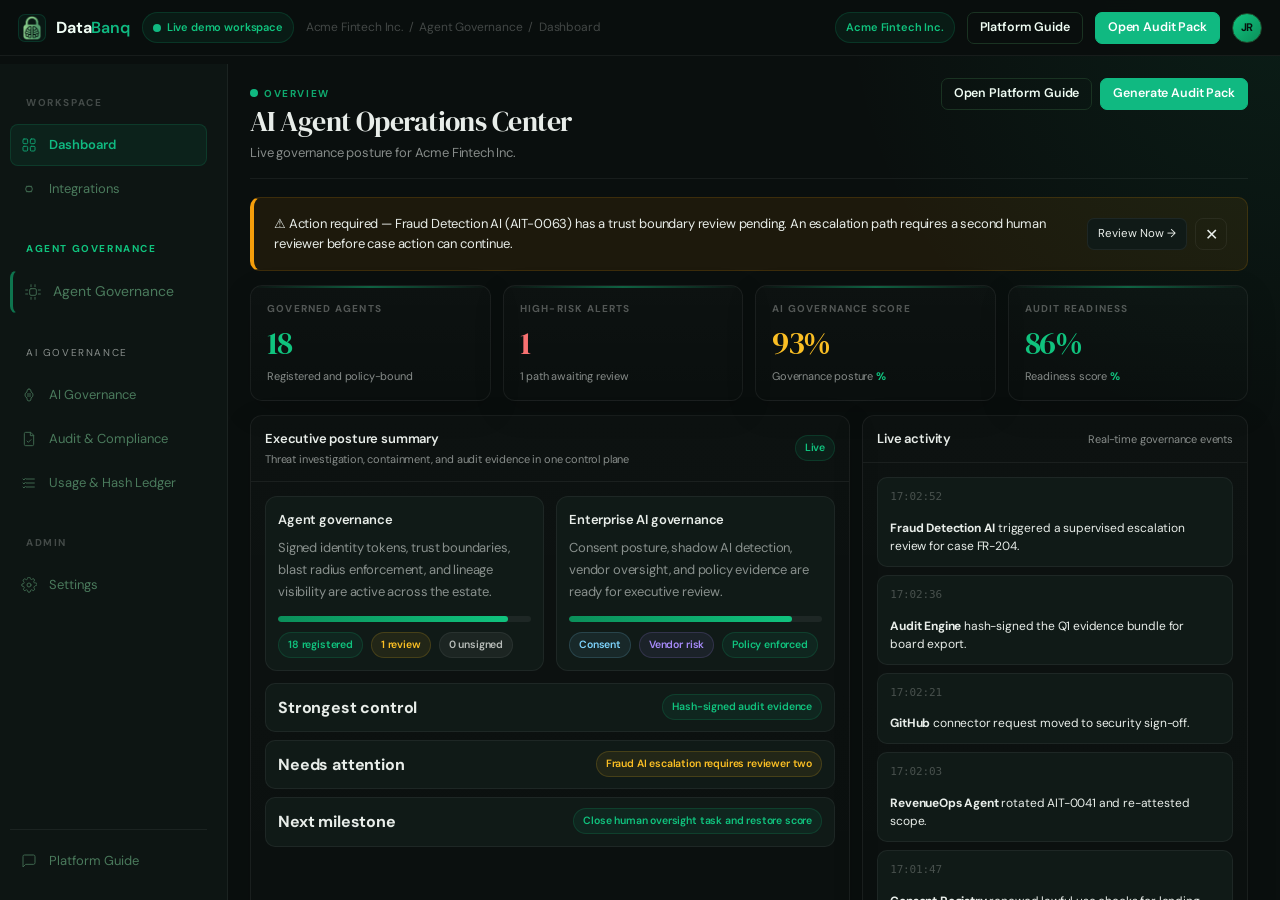
<file: demo.html>
<!DOCTYPE html>
<html lang="en">
<head>
  <meta charset="UTF-8">
  <meta name="viewport" content="width=device-width, initial-scale=1.0">
  <meta name="description" content="DataBanq platform demo for agent governance, AI governance, audit readiness, and usage ledger controls.">
  <title>Dashboard — DataBanq</title>
  <link rel="preconnect" href="https://fonts.googleapis.com">
  <link rel="preconnect" href="https://fonts.gstatic.com" crossorigin>
  <link href="https://fonts.googleapis.com/css2?family=DM+Sans:wght@300;400;500;600;700&family=DM+Serif+Display&display=swap" rel="stylesheet">
  <link rel="stylesheet" href="styles.css">
  <style>
    :root {
      --demo-bg: #0a0f0e;
      --demo-surface: #0d1513;
      --demo-surface-2: #101a17;
      --demo-border: rgba(255,255,255,0.06);
      --demo-border-strong: rgba(16,195,126,0.2);
      --demo-text: #e8ede9;
      --demo-muted: rgba(232,237,233,0.56);
      --demo-soft: rgba(232,237,233,0.26);
      --demo-green: #10c37e;
      --demo-green-2: #2af5a0;
      --demo-red: #f87171;
      --demo-yellow: #fbbf24;
      --demo-purple: #a78bfa;
      --demo-blue: #7dd3fc;
      --accent: var(--demo-green);
      --border: var(--demo-border);
      --text-muted: var(--demo-muted);
      --text-secondary: rgba(232,237,233,0.88);
    }

    html, body {
      margin: 0;
      height: 100%;
      overflow: hidden;
      background: var(--demo-bg);
      color: var(--demo-text);
      font-family: 'DM Sans', sans-serif;
    }

    body.demo-page::before,
    body.demo-page::after {
      display: none;
    }

    .demo-page {
      background: var(--demo-bg);
    }

    .demo-shell {
      display: flex;
      flex-direction: column;
      min-height: 100dvh;
      height: 100dvh;
      background:
        radial-gradient(circle at top right, rgba(16,195,126,0.08), transparent 28%),
        var(--demo-bg);
    }

    .demo-topbar {
      height: 56px;
      display: flex;
      align-items: center;
      justify-content: space-between;
      padding: 0 18px;
      background: rgba(10,15,14,0.96);
      border-bottom: 1px solid var(--demo-border);
      gap: 16px;
      flex-shrink: 0;
    }

    .demo-topbar-left,
    .demo-topbar-right {
      display: flex;
      align-items: center;
      gap: 12px;
      min-width: 0;
    }

    .demo-topbar .brand {
      flex-shrink: 0;
      color: var(--demo-text);
    }

    .live-pill,
    .context-pill {
      display: inline-flex;
      align-items: center;
      gap: 6px;
      padding: 5px 10px;
      border-radius: 999px;
      background: rgba(16,195,126,0.08);
      border: 1px solid rgba(16,195,126,0.16);
      color: var(--demo-green);
      font-size: 11px;
      font-weight: 600;
      white-space: nowrap;
    }

    .demo-crumb {
      color: var(--demo-soft);
      font-size: 12px;
      overflow: hidden;
      text-overflow: ellipsis;
      white-space: nowrap;
      max-width: 420px;
    }

    .demo-avatar {
      width: 30px;
      height: 30px;
      border-radius: 50%;
      display: grid;
      place-items: center;
      background: linear-gradient(135deg, var(--demo-green), #0b8f5a);
      color: #08110d;
      font-size: 11px;
      font-weight: 700;
    }

    .demo-btn {
      min-height: 36px;
      padding: 0 14px;
      border-radius: 8px;
      font-size: 12px;
    }

    .demo-workspace {
      display: flex;
      min-height: 0;
      flex: 1;
    }

    .demo-sidebar {
      width: 228px;
      flex-shrink: 0;
      background: var(--demo-surface);
      border-right: 1px solid var(--demo-border);
      padding: 12px 10px 16px;
      display: flex;
      flex-direction: column;
      overflow-y: auto;
    }

    .demo-nav-group {
      margin-bottom: 10px;
    }

    .demo-nav-label {
      padding: 0 8px 5px;
      font-size: 10px;
      text-transform: uppercase;
      letter-spacing: 0.16em;
      color: rgba(232,237,233,0.25);
      font-weight: 700;
    }

    .demo-nav-item {
      width: 100%;
      display: flex;
      align-items: center;
      gap: 10px;
      padding: 9px 10px;
      margin-bottom: 2px;
      border-radius: 8px;
      border: 1px solid transparent;
      background: transparent;
      color: #4A7A5C;
      text-align: left;
      font-size: 13px;
      transition: 0.16s ease;
    }

    .demo-nav-item:hover {
      background: rgba(255,255,255,0.03);
      border-color: var(--demo-border);
    }

    .demo-nav-item.active {
      background: rgba(16,195,126,0.08);
      border-color: rgba(16,195,126,0.15);
      color: #10B981;
      font-weight: 600;
    }

    .demo-nav-icon {
      width: 18px;
      text-align: center;
      opacity: 0.8;
      flex-shrink: 0;
    }

    .demo-sidebar-foot {
      margin-top: auto;
      padding-top: 10px;
      border-top: 1px solid var(--demo-border);
    }

    .demo-main {
      flex: 1;
      min-width: 0;
      overflow-y: auto;
      padding: 22px;
    }

    .demo-main,
    .demo-sidebar,
    .modal-body,
    .modal-panel,
    .chat-box {
      scrollbar-width: thin;
      scrollbar-color: rgba(16,195,126,0.5) rgba(255,255,255,0.03);
      scrollbar-gutter: stable;
    }

    .demo-main::-webkit-scrollbar,
    .demo-sidebar::-webkit-scrollbar,
    .modal-body::-webkit-scrollbar,
    .modal-panel::-webkit-scrollbar,
    .chat-box::-webkit-scrollbar {
      width: 10px;
      height: 10px;
    }

    .demo-main::-webkit-scrollbar-track,
    .demo-sidebar::-webkit-scrollbar-track,
    .modal-body::-webkit-scrollbar-track,
    .modal-panel::-webkit-scrollbar-track,
    .chat-box::-webkit-scrollbar-track {
      background: rgba(255,255,255,0.03);
      border-radius: 999px;
    }

    .demo-main::-webkit-scrollbar-thumb,
    .demo-sidebar::-webkit-scrollbar-thumb,
    .modal-body::-webkit-scrollbar-thumb,
    .modal-panel::-webkit-scrollbar-thumb,
    .chat-box::-webkit-scrollbar-thumb {
      background: linear-gradient(180deg, rgba(16,195,126,0.75), rgba(11,143,90,0.9));
      border-radius: 999px;
      border: 2px solid transparent;
      background-clip: padding-box;
    }

    .screen {
      display: none;
      animation: fadeIn .2s ease;
    }

    .screen.active {
      display: block;
    }

    @keyframes fadeIn {
      from { opacity: 0; transform: translateY(4px); }
      to { opacity: 1; transform: translateY(0); }
    }

    .screen-head {
      display: flex;
      justify-content: space-between;
      align-items: flex-start;
      gap: 14px;
      margin-bottom: 18px;
      padding-bottom: 14px;
      border-bottom: 1px solid var(--demo-border);
    }

    .screen-kicker {
      display: inline-flex;
      align-items: center;
      gap: 6px;
      margin-bottom: 5px;
      color: rgba(16,195,126,0.86);
      font-size: 10px;
      font-weight: 700;
      text-transform: uppercase;
      letter-spacing: 0.16em;
    }

    .screen-title {
      margin: 0;
      font-family: 'DM Serif Display', serif;
      font-size: 28px;
      font-weight: 400;
      line-height: 1.05;
      letter-spacing: -0.02em;
    }

    .screen-subtitle {
      margin-top: 6px;
      color: var(--demo-muted);
      font-size: 13px;
      max-width: 760px;
    }

    .screen-actions {
      display: flex;
      gap: 8px;
      flex-wrap: wrap;
    }

    .kpi-grid {
      display: grid;
      grid-template-columns: repeat(4, minmax(0, 1fr));
      gap: 12px;
      margin-bottom: 14px;
    }

    .card-grid-2,
    .card-grid-3,
    .card-grid-main {
      display: grid;
      gap: 12px;
      margin-bottom: 12px;
    }

    .card-grid-2 { grid-template-columns: repeat(2, minmax(0, 1fr)); }
    .card-grid-3 { grid-template-columns: repeat(3, minmax(0, 1fr)); }
    .card-grid-main { grid-template-columns: 1.4fr .9fr; }

    .demo-card {
      background: linear-gradient(180deg, rgba(255,255,255,0.015), rgba(255,255,255,0.005));
      border: 1px solid var(--demo-border);
      border-radius: 12px;
      overflow: hidden;
      box-shadow: 0 10px 30px rgba(0,0,0,0.16);
    }

    .demo-card.kpi {
      padding: 14px 16px;
      position: relative;
    }

    .demo-card.kpi::before {
      content: "";
      position: absolute;
      inset: 0 0 auto;
      height: 2px;
      background: linear-gradient(90deg, transparent, rgba(16,195,126,0.45), transparent);
    }

    .kpi-label {
      color: rgba(232,237,233,0.32);
      font-size: 10px;
      font-weight: 700;
      text-transform: uppercase;
      letter-spacing: 0.12em;
      margin-bottom: 10px;
    }

    .kpi-value {
      font-family: 'DM Serif Display', serif;
      font-size: 32px;
      line-height: 1;
      letter-spacing: -0.04em;
      margin-bottom: 8px;
    }

    .kpi-good .kpi-value { color: var(--demo-green); }
    .kpi-warn .kpi-value { color: var(--demo-yellow); }
    .kpi-risk .kpi-value { color: var(--demo-red); }

    .kpi-foot {
      font-size: 11px;
      color: var(--demo-muted);
    }

    .demo-card-head {
      padding: 12px 14px;
      display: flex;
      justify-content: space-between;
      gap: 10px;
      align-items: center;
      border-bottom: 1px solid var(--demo-border);
    }

    .demo-card-body {
      padding: 14px;
      overflow-x: auto;
      -webkit-overflow-scrolling: touch;
    }

    .demo-card-title {
      font-size: 13px;
      font-weight: 600;
      color: var(--demo-text);
    }

    .demo-card-meta {
      font-size: 11px;
      color: var(--demo-muted);
    }

    .status-badge,
    .chip {
      display: inline-flex;
      align-items: center;
      gap: 5px;
      border-radius: 999px;
      padding: 3px 9px;
      font-size: 10.5px;
      font-weight: 600;
      white-space: nowrap;
      border: 1px solid transparent;
    }

    .ok { background: rgba(16,195,126,0.08); color: var(--demo-green); border-color: rgba(16,195,126,0.16); }
    .warn { background: rgba(251,191,36,0.08); color: var(--demo-yellow); border-color: rgba(251,191,36,0.16); }
    .risk { background: rgba(248,113,113,0.08); color: var(--demo-red); border-color: rgba(248,113,113,0.16); }
    .neutral { background: rgba(255,255,255,0.05); color: rgba(232,237,233,0.76); border-color: var(--demo-border); }
    .purple { background: rgba(167,139,250,0.08); color: var(--demo-purple); border-color: rgba(167,139,250,0.16); }
    .blue { background: rgba(125,211,252,0.08); color: var(--demo-blue); border-color: rgba(125,211,252,0.16); }

    .list-stack {
      display: flex;
      flex-direction: column;
      gap: 8px;
    }

    .split-row,
    .info-row,
    .rule-row,
    .feed-row,
    .setting-row {
      display: flex;
      justify-content: space-between;
      gap: 12px;
      align-items: flex-start;
      flex-wrap: wrap;
      padding: 10px 12px;
      border-radius: 10px;
      background: var(--demo-surface-2);
      border: 1px solid var(--demo-border);
    }

    .feed-row {
      align-items: flex-start;
    }

    .feed-time {
      min-width: 58px;
      color: var(--demo-soft);
      font-size: 11px;
      font-family: ui-monospace, SFMono-Regular, monospace;
    }

    .feed-text {
      font-size: 12px;
      color: var(--demo-text);
      line-height: 1.55;
    }

    .subtabs {
      display: flex;
      gap: 0;
      flex-wrap: wrap;
      border-bottom: 1px solid var(--border);
      margin-bottom: 24px;
    }

    .subtab {
      padding: 10px 20px;
      font-size: 13px;
      font-weight: 500;
      cursor: pointer;
      border: none;
      border-bottom: 2px solid transparent;
      border-radius: 0;
      color: var(--text-muted);
      background: transparent;
    }

    .subtab:hover {
      color: var(--text-secondary);
    }

    .subtab.active {
      color: var(--accent);
      border-bottom-color: var(--accent);
      background: transparent;
    }

    .nav-label-primary {
      color: var(--accent);
      font-weight: 700;
    }

    .nav-label-secondary {
      color: var(--text-muted);
      font-weight: 400;
    }

    .primary-nav {
      font-size: 14px;
      border-left: 3px solid rgba(16,195,126,0.55);
      padding-left: 12px;
    }

    .demo-nav-icon svg {
      display: block;
    }

    .tab-pane { display: none; }
    .tab-pane.active { display: block; }

    .alert-banner {
      display: flex;
      justify-content: space-between;
      gap: 12px;
      align-items: center;
      padding: 16px 20px;
      margin-bottom: 14px;
      border-left: 4px solid #F59E0B;
      background: rgba(245,158,11,0.08);
      border-radius: 10px;
      border-top: 1px solid rgba(245,158,11,0.15);
      border-right: 1px solid rgba(245,158,11,0.15);
      border-bottom: 1px solid rgba(245,158,11,0.15);
    }

    .alert-banner-copy {
      font-size: 13px;
      color: var(--demo-text);
      line-height: 1.55;
    }

    .alert-banner-actions {
      display: flex;
      gap: 8px;
      align-items: center;
      flex-shrink: 0;
    }

    .warn-fill {
      background: rgba(245,158,11,0.18);
      color: #FBBF24;
      border-color: rgba(245,158,11,0.35);
    }

    .kpi-suffix-label {
      color: var(--demo-green);
      font-weight: 700;
    }

    tbody tr:nth-child(odd) {
      background: #0D1A10;
    }

    tbody tr:nth-child(even) {
      background: #0A1510;
    }

    tbody tr:hover {
      background: #132018;
      transition: 150ms ease;
    }

    .sorted-col {
      color: var(--demo-green);
    }

    .registry-warning td:first-child {
      border-left: 3px solid #F59E0B;
    }

    .registry-revoked {
      opacity: 0.5;
    }

    .registry-revoked .agent-name {
      text-decoration: line-through;
    }

    .registry-unverified {
      background: rgba(239,68,68,0.03) !important;
    }

    .registry-unverified td:first-child {
      border-left: 3px solid #EF4444;
    }

    .trust-graph-box {
      width: 100%;
      height: 380px;
      background: #080F0B;
      border: 1px solid var(--border);
      border-radius: 8px;
      overflow: hidden;
      position: relative;
    }

    .trust-svg {
      width: 100%;
      height: 380px;
      display: block;
    }

    .trust-tooltip {
      position: fixed;
      z-index: 9998;
      display: none;
      padding: 10px 12px;
      background: #0D1A10;
      border: 1px solid var(--accent);
      border-radius: 8px;
      font-size: 11px;
      line-height: 1.45;
      pointer-events: none;
      box-shadow: 0 10px 28px rgba(0,0,0,0.34);
      color: #F0FDF4;
    }

    .trust-tooltip strong {
      display: block;
      margin-bottom: 4px;
      color: #F0FDF4;
    }

    .trust-svg .node-group,
    .trust-svg .edge {
      transition: opacity .18s ease, filter .18s ease, stroke-width .18s ease;
    }

    .trust-svg .node-group {
      cursor: pointer;
    }

    .trust-svg.dimmed .node-group:not(.active-node),
    .trust-svg.dimmed .edge:not(.active-edge) {
      opacity: .4;
    }

    .trust-svg.dimmed .node-group.active-node .node-core {
      stroke-width: 3;
      filter: drop-shadow(0 0 10px rgba(16,195,126,.28));
    }

    .trust-svg .edge.active-edge {
      opacity: 1;
      stroke-width: 3;
      filter: drop-shadow(0 0 10px rgba(245,158,11,.35));
    }

    .trust-svg .edge.flow {
      stroke-dasharray: 8 4;
      animation: trustFlow 1s linear infinite;
    }

    .trust-svg .edge.review {
      stroke-dasharray: 6 6;
    }

    .pulsing-ring {
      animation: nodePulse 2s infinite;
      transform-origin: center;
      transform-box: fill-box;
    }

    .trust-node-label {
      display: flex;
      flex-direction: column;
      align-items: center;
      justify-content: center;
      text-align: center;
      line-height: 1.25;
    }

    .trust-node-label strong {
      color: #F0FDF4;
      font-size: 11px;
      font-weight: 600;
    }

    .trust-node-label span {
      color: #86EFAC;
      font-size: 9px;
      font-family: ui-monospace, SFMono-Regular, monospace;
    }

    .trust-node-label span.warn-text {
      color: #F59E0B;
      font-family: inherit;
    }

    @keyframes trustFlow {
      from { stroke-dashoffset: 0; }
      to { stroke-dashoffset: -24; }
    }

    @keyframes nodePulse {
      0%, 100% { stroke-opacity: 1; }
      50% { stroke-opacity: .4; }
    }

    .graph-stat-row {
      display: flex;
      gap: 10px;
      flex-wrap: wrap;
      margin-top: 12px;
      color: var(--demo-text);
      font-size: 12px;
    }

    .bullseye-wrap {
      display: flex;
      flex-direction: column;
      align-items: center;
      gap: 12px;
    }

    .agent-select {
      min-height: 40px;
      min-width: 320px;
      padding: 9px 12px;
      border-radius: 10px;
      border: 1px solid rgba(16,195,126,0.2);
      background: #0D1A10;
      color: var(--demo-text);
      box-shadow: inset 0 1px 0 rgba(255,255,255,0.02);
    }

    .ring-explainer {
      font-size: 13px;
      color: #4A7A5C;
      font-style: italic;
      margin-bottom: 24px;
      text-align: center;
      max-width: 720px;
    }

    .blast-diagram-shell {
      width: 100%;
      display: flex;
      justify-content: center;
    }

    .bullseye-svg {
      width: 360px;
      height: 360px;
      display: block;
      overflow: visible;
    }

    .bullseye-figure {
      transition: opacity .2s ease;
    }

    .bullseye-figure.updating {
      opacity: .35;
    }

    .legend-row {
      display: flex;
      gap: 18px;
      flex-wrap: wrap;
      justify-content: center;
      font-size: 12px;
      color: var(--demo-text);
    }

    .legend-dot {
      width: 8px;
      height: 8px;
      border-radius: 999px;
      display: inline-block;
      margin-right: 6px;
    }

    .simulator-list {
      display: flex;
      flex-direction: column;
      gap: 10px;
      margin: 12px 0;
      width: 100%;
    }

    .simulator-row {
      display: flex;
      justify-content: space-between;
      gap: 12px;
      align-items: center;
      padding: 10px 12px;
      border-radius: 10px;
      background: #101a17;
      border: 1px solid var(--demo-border);
      font-size: 12px;
    }

    .sim-label {
      display: flex;
      align-items: center;
      gap: 10px;
      min-width: 0;
    }

    .sim-icon {
      width: 18px;
      text-align: center;
      font-size: 15px;
    }

    .sim-status {
      min-width: 112px;
      justify-content: center;
    }

    .status-awaiting { background: #132018; color: #4A7A5C; }
    .status-running { background: rgba(245,158,11,0.15); color: #F59E0B; }
    .status-blocked { background: rgba(239,68,68,0.12); color: #EF4444; }
    .status-logged { background: rgba(245,158,11,0.15); color: #F59E0B; }
    .status-passed { background: #064E3B; color: #10B981; }

    .blocked-ring-flash {
      animation: ringRipple .45s ease;
    }

    .monitored-ring-flash {
      animation: monitoredRipple .45s ease;
    }

    .probe-dot {
      opacity: 0;
    }

    @keyframes ringRipple {
      0% { stroke-width: 1.5; stroke-opacity: .75; }
      50% { stroke-width: 4.5; stroke-opacity: 1; }
      100% { stroke-width: 1.5; stroke-opacity: 1; }
    }

    @keyframes monitoredRipple {
      0% { stroke-width: 1.5; stroke-opacity: .65; }
      50% { stroke-width: 3; stroke-opacity: 1; }
      100% { stroke-width: 1.5; stroke-opacity: 1; }
    }

    .mcp-chip-row {
      display: flex;
      gap: 8px;
      flex-wrap: wrap;
      margin-bottom: 12px;
    }

    .mcp-live-title {
      display: flex;
      align-items: center;
      gap: 8px;
      margin-bottom: 10px;
    }

    .feed-entry-new {
      animation: flashNew .45s ease;
    }

    @keyframes flashNew {
      from { opacity: .2; background: rgba(16,195,126,0.18); transform: translateY(-12px); }
      to { opacity: 1; background: transparent; transform: translateY(0); }
    }

    .mcp-log-head,
    .mcp-log-row {
      display: grid;
      grid-template-columns: 84px 1.2fr 1fr 1.3fr 84px;
      gap: 8px;
      align-items: center;
    }

    .mcp-log-head {
      color: rgba(232,237,233,0.6);
      font-size: 11px;
      text-transform: uppercase;
      letter-spacing: .08em;
      padding: 0 2px 6px;
      border-bottom: 1px solid rgba(255,255,255,0.06);
      margin-bottom: 6px;
    }

    .mcp-log-row {
      padding: 8px 2px;
      border-bottom: 1px solid rgba(255,255,255,0.04);
      font-size: 12px;
    }

    .mcp-log-cell {
      min-width: 0;
    }

    .chat-msg.typing {
      opacity: 0.75;
      font-style: italic;
    }

    .toast-stack {
      position: fixed;
      right: 18px;
      top: 18px;
      z-index: 9999;
      display: flex;
      flex-direction: column;
      gap: 8px;
      pointer-events: none;
      align-items: flex-end;
    }

    .toast-item {
      min-width: 280px;
      max-width: 360px;
      padding: 12px 14px;
      border-radius: 10px;
      border-left: 3px solid #10B981;
      background: #064E3B;
      color: var(--demo-text);
      box-shadow: 0 12px 28px rgba(0,0,0,0.28);
      transform: translateX(120%);
      transition: transform .3s ease;
      pointer-events: auto;
      display: flex;
      gap: 10px;
      align-items: start;
    }

    .toast-item.show {
      transform: translateX(0);
    }

    .toast-item.warning {
      background: rgba(245,158,11,0.1);
      border-left-color: #F59E0B;
    }

    .toast-item.error {
      background: rgba(239,68,68,0.08);
      border-left-color: #EF4444;
    }

    .toast-icon {
      flex-shrink: 0;
      font-size: 14px;
      line-height: 1.2;
      margin-top: 1px;
    }

    .toast-copy {
      flex: 1;
      min-width: 0;
    }

    .toast-close {
      background: transparent;
      border: none;
      color: inherit;
      cursor: pointer;
      flex-shrink: 0;
      padding: 0;
      font-size: 13px;
    }

    .side-panel {
      justify-content: flex-end;
      padding: 0;
    }

    .side-panel .modal-panel {
      width: min(420px, 100%);
      height: 100vh;
      max-height: 100vh;
      border-radius: 0;
      transform: translateX(100%);
      transition: transform .3s ease;
    }

    .side-panel.open .modal-panel {
      transform: translateX(0);
    }

    .full-width {
      width: 100%;
      justify-content: center;
    }

    .field-error {
      border-color: rgba(239,68,68,0.45) !important;
    }

    .field-note {
      font-size: 11px;
      color: #EF4444;
      margin-top: 4px;
    }

    .simulation-summary {
      font-size: 12px;
      color: var(--demo-text);
      margin-top: 10px;
    }

    .simulation-summary a {
      color: var(--demo-green);
    }

    .demo-main.is-loading .screen.active .demo-card,
    .demo-main.is-loading .screen.active .alert-banner {
      position: relative;
      overflow: hidden;
    }

    .demo-main.is-loading .screen.active .demo-card::after,
    .demo-main.is-loading .screen.active .alert-banner::after {
      content: "";
      position: absolute;
      inset: 0;
      background: linear-gradient(90deg, #132018 0%, #1A2E20 50%, #132018 100%);
      background-size: 200% 100%;
      animation: shimmer 1.2s infinite;
      opacity: .45;
    }

    @keyframes shimmer {
      0% { background-position: 200% 0; }
      100% { background-position: -200% 0; }
    }

    table {
      width: 100%;
      border-collapse: collapse;
    }

    th, td {
      padding: 10px 16px;
      border-bottom: 1px solid var(--border);
      text-align: left;
      font-size: 14px;
      vertical-align: middle;
      min-height: 52px;
    }

    th {
      color: #4A7A5C;
      font-weight: 700;
      font-size: 11px;
      text-transform: uppercase;
      letter-spacing: 0.08em;
    }

    tr:last-child td { border-bottom: none; }

    .mono {
      font-family: ui-monospace, SFMono-Regular, monospace;
      color: rgba(232,237,233,0.72);
      font-size: 11px;
    }

    .graph-wrap {
      display: grid;
      grid-template-columns: 1.15fr .85fr;
      gap: 12px;
      align-items: start;
    }

    .trust-canvas {
      background: linear-gradient(180deg, rgba(16,195,126,0.04), rgba(255,255,255,0.01));
      border: 1px solid var(--demo-border);
      border-radius: 12px;
      padding: 10px;
      overflow: hidden;
    }

    .graph-legend {
      display: flex;
      gap: 8px;
      flex-wrap: wrap;
      margin-top: 10px;
    }

    .dot {
      width: 8px;
      height: 8px;
      border-radius: 50%;
      display: inline-block;
    }

    .panel-note {
      padding: 12px;
      border-radius: 10px;
      background: rgba(248,113,113,0.05);
      border: 1px solid rgba(248,113,113,0.18);
      color: rgba(232,237,233,0.9);
      font-size: 12px;
      margin-bottom: 12px;
    }

    .progress {
      height: 6px;
      border-radius: 999px;
      overflow: hidden;
      background: rgba(255,255,255,0.06);
      margin-top: 6px;
    }

    .progress > span {
      display: block;
      height: 100%;
      background: linear-gradient(90deg, #0b8f5a, #10c37e);
      border-radius: inherit;
    }

    .form-grid {
      display: grid;
      grid-template-columns: repeat(2, minmax(0, 1fr));
      gap: 12px;
    }

    .field {
      display: flex;
      flex-direction: column;
      gap: 5px;
    }

    .field label {
      font-size: 10px;
      text-transform: uppercase;
      letter-spacing: 0.12em;
      color: rgba(232,237,233,0.34);
      font-weight: 700;
    }

    .field input,
    .field select,
    .field textarea {
      width: 100%;
      min-height: 40px;
      padding: 9px 11px;
      border-radius: 10px;
      border: 1px solid rgba(255,255,255,0.08);
      background: linear-gradient(180deg, rgba(255,255,255,0.02), rgba(255,255,255,0.01));
      color: var(--demo-text);
      font-family: inherit;
      resize: vertical;
      box-shadow: inset 0 1px 0 rgba(255,255,255,0.02);
      transition: border-color .16s ease, box-shadow .16s ease, background .16s ease;
    }

    .field textarea {
      min-height: 82px;
    }

    .field input:focus,
    .field select:focus,
    .field textarea:focus {
      outline: none;
      border-color: rgba(16,195,126,0.35);
      box-shadow: 0 0 0 3px rgba(16,195,126,0.12);
      background: rgba(16,26,23,0.96);
    }

    .actions-row {
      display: flex;
      gap: 8px;
      flex-wrap: wrap;
    }

    .small-btn {
      min-height: 32px;
      padding: 0 10px;
      border-radius: 7px;
      font-size: 11.5px;
      border: 1px solid var(--demo-border);
      background: var(--demo-surface-2);
      color: var(--demo-text);
    }

    .small-btn:hover {
      border-color: var(--demo-border-strong);
    }

    .small-btn.primary {
      background: var(--demo-green);
      color: #08110d;
      border-color: var(--demo-green);
      font-weight: 700;
    }

    .small-btn.ghost {
      background: transparent;
    }

    .modal {
      position: fixed;
      inset: 0;
      display: none;
      align-items: center;
      justify-content: center;
      padding: 20px;
      background: rgba(0,0,0,0.72);
      backdrop-filter: blur(4px);
      z-index: 200;
    }

    .modal.open {
      display: flex;
    }

    .modal-panel {
      width: min(780px, 100%);
      max-height: 86vh;
      overflow: hidden;
      background: #0c1411;
      border: 1px solid rgba(16,195,126,0.18);
      border-radius: 14px;
      box-shadow: 0 24px 80px rgba(0,0,0,0.45);
    }

    .modal-panel.compact {
      width: min(720px, 100%);
    }

    .modal-panel.wide {
      width: min(920px, 100%);
    }

    .modal-head {
      display: flex;
      justify-content: space-between;
      align-items: center;
      gap: 12px;
      padding: 14px 16px;
      border-bottom: 1px solid var(--demo-border);
      position: sticky;
      top: 0;
      background: rgba(12,20,17,0.96);
      z-index: 1;
    }

    .modal-title {
      font-size: 14px;
      font-weight: 700;
    }

    .modal-body {
      padding: 16px;
      max-height: calc(86vh - 72px);
      overflow-y: auto;
    }

    .icon-close {
      border: 1px solid var(--demo-border);
      background: transparent;
      color: var(--demo-text);
      border-radius: 8px;
      width: 32px;
      height: 32px;
    }

    .catalog-grid {
      display: grid;
      grid-template-columns: repeat(2, minmax(0, 1fr));
      gap: 12px;
    }

    .catalog-item,
    .settings-pane,
    .modal-section {
      background: var(--demo-surface-2);
      border: 1px solid var(--demo-border);
      border-radius: 12px;
      padding: 12px;
    }

    .modal-section h3 {
      margin: 0 0 10px;
      font-size: 12px;
      text-transform: uppercase;
      letter-spacing: 0.08em;
      color: rgba(232,237,233,0.6);
    }

    .checkbox-grid {
      display: grid;
      grid-template-columns: repeat(2, minmax(0, 1fr));
      gap: 8px;
    }

    .checkbox-item {
      display: flex;
      align-items: center;
      gap: 8px;
      padding: 9px 10px;
      border-radius: 10px;
      background: rgba(255,255,255,0.02);
      border: 1px solid var(--demo-border);
      font-size: 12px;
      color: var(--demo-text);
    }

    .checkbox-item input {
      accent-color: var(--demo-green);
    }

    .issue-modal-panel {
      width: min(520px, 100%);
      background: #0D1A10;
      border: 1px solid #10B981;
      border-radius: 8px;
    }

    .summary-token {
      padding: 10px 12px;
      border-radius: 10px;
      background: rgba(16,195,126,0.08);
      border: 1px solid rgba(16,195,126,0.18);
      font-family: ui-monospace, SFMono-Regular, monospace;
      color: #86EFAC;
      font-size: 15px;
      font-weight: 700;
    }

    .scope-chip-wrap {
      display: flex;
      gap: 8px;
      flex-wrap: wrap;
    }

    .small-btn.danger {
      background: rgba(239,68,68,0.14);
      border-color: rgba(239,68,68,0.35);
      color: #fca5a5;
    }

    .registry-enter td {
      padding-top: 0 !important;
      padding-bottom: 0 !important;
      opacity: 0;
    }

    .registry-enter.registry-enter-active td {
      padding-top: 10px !important;
      padding-bottom: 10px !important;
      opacity: 1;
      transition: padding .3s ease, opacity .3s ease;
    }

    .support-layout {
      display: grid;
      grid-template-columns: 240px 1fr;
      gap: 12px;
      align-items: start;
    }

    .chat-box {
      border: 1px solid var(--demo-border);
      border-radius: 12px;
      background: #0a110f;
      padding: 12px;
      min-height: 260px;
      max-height: 320px;
      display: flex;
      flex-direction: column;
      gap: 10px;
      overflow-y: auto;
    }

    .chat-msg {
      max-width: 82%;
      padding: 10px 12px;
      border-radius: 12px;
      font-size: 12px;
      line-height: 1.55;
    }

    .chat-msg.bot {
      background: rgba(16,195,126,0.08);
      border: 1px solid rgba(16,195,126,0.15);
      color: var(--demo-text);
    }

    .chat-msg.user {
      align-self: flex-end;
      background: rgba(255,255,255,0.05);
      border: 1px solid var(--demo-border);
    }

    .quick-replies {
      display: flex;
      gap: 8px;
      flex-wrap: wrap;
      margin-top: 4px;
    }

    .page-guide {
      margin-bottom: 14px;
      padding: 12px 14px;
      border-radius: 12px;
      border: 1px solid rgba(16,195,126,0.14);
      background: linear-gradient(180deg, rgba(16,195,126,0.06), rgba(255,255,255,0.01));
    }

    .guide-grid {
      display: grid;
      grid-template-columns: repeat(3, minmax(0, 1fr));
      gap: 10px;
    }

    .guide-item {
      padding: 10px 12px;
      border-radius: 10px;
      background: rgba(8,15,14,0.55);
      border: 1px solid var(--demo-border);
      font-size: 12px;
      line-height: 1.5;
      color: rgba(232,237,233,0.84);
    }

    .guide-item strong {
      display: block;
      margin-bottom: 4px;
      color: var(--demo-text);
      font-size: 11px;
      text-transform: uppercase;
      letter-spacing: 0.08em;
    }

    .toolbar-row {
      display: flex;
      justify-content: space-between;
      align-items: center;
      gap: 10px;
      flex-wrap: wrap;
      margin-bottom: 10px;
    }

    .toolbar-info {
      font-size: 11px;
      color: var(--demo-muted);
    }

    .pager-inline {
      display: inline-flex;
      align-items: center;
      gap: 8px;
      flex-wrap: wrap;
    }

    .report-hero {
      display: flex;
      justify-content: space-between;
      gap: 12px;
      align-items: flex-start;
      padding: 14px;
      border-radius: 12px;
      border: 1px solid rgba(16,195,126,0.14);
      background: linear-gradient(135deg, rgba(16,195,126,0.08), rgba(125,211,252,0.04));
    }

    .support-card {
      background: var(--demo-surface-2);
      border: 1px solid var(--demo-border);
      border-radius: 12px;
      padding: 12px;
    }

    .status-list {
      display: flex;
      flex-direction: column;
      gap: 8px;
    }

    .status-item {
      display: flex;
      justify-content: space-between;
      gap: 10px;
      align-items: flex-start;
      padding: 9px 10px;
      border-radius: 10px;
      background: rgba(255,255,255,0.02);
      border: 1px solid var(--demo-border);
      font-size: 12px;
    }

    .chat-input-row {
      display: flex;
      gap: 8px;
      align-items: center;
      flex-wrap: wrap;
    }

    .support-input {
      flex: 1;
      min-height: 40px;
      padding: 9px 11px;
      border-radius: 10px;
      border: 1px solid rgba(255,255,255,0.08);
      background: var(--demo-surface-2);
      color: var(--demo-text);
    }

    .support-input:focus {
      outline: none;
      border-color: rgba(16,195,126,0.35);
      box-shadow: 0 0 0 3px rgba(16,195,126,0.12);
    }

    .test-grid {
      display: grid;
      grid-template-columns: 1fr 1fr;
      gap: 12px;
    }

    .test-step {
      padding: 10px 12px;
      border-radius: 10px;
      border: 1px solid var(--demo-border);
      background: rgba(255,255,255,0.02);
      font-size: 12px;
      color: rgba(232,237,233,0.82);
    }

    .test-step.ready { border-color: rgba(125,211,252,0.2); }
    .test-step.pass { border-color: rgba(16,195,126,0.25); background: rgba(16,195,126,0.06); }
    .test-step.warn { border-color: rgba(251,191,36,0.2); background: rgba(251,191,36,0.05); }

    .trust-link-safe {
      stroke-dasharray: 10 8;
      animation: dashFlow 12s linear infinite;
    }

    .trust-link-warn {
      stroke-dasharray: 8 8;
      animation: dashFlow 7s linear infinite;
    }

    @keyframes dashFlow {
      to { stroke-dashoffset: -120; }
    }

    .toast {
      position: fixed;
      right: 16px;
      bottom: 16px;
      padding: 12px 14px;
      border-radius: 12px;
      background: #0d1513;
      border: 1px solid rgba(16,195,126,0.18);
      color: var(--demo-text);
      box-shadow: 0 20px 60px rgba(0,0,0,0.45);
      min-width: 240px;
      max-width: 320px;
      opacity: 0;
      transform: translateY(16px);
      pointer-events: none;
      transition: 0.2s ease;
      z-index: 300;
    }

    .toast.show {
      opacity: 1;
      transform: translateY(0);
    }

    .toast-title {
      font-size: 12px;
      font-weight: 700;
      margin-bottom: 3px;
    }

    .toast-desc {
      font-size: 11px;
      color: var(--demo-muted);
      line-height: 1.5;
    }

    @media (max-width: 1040px) {
      .kpi-grid,
      .card-grid-2,
      .card-grid-3,
      .card-grid-main,
      .graph-wrap,
      .catalog-grid,
      .form-grid,
      .guide-grid,
      .test-grid {
        grid-template-columns: 1fr 1fr;
      }
    }

    @media (max-width: 820px) {
      html, body {
        height: auto;
        overflow: auto;
      }

      .demo-shell {
        height: auto;
        min-height: 100dvh;
      }

      .demo-workspace {
        flex-direction: column;
      }

      .demo-sidebar {
        width: 100%;
        border-right: none;
        border-bottom: 1px solid var(--demo-border);
        flex-direction: row;
        gap: 10px;
        overflow-x: auto;
        overflow-y: hidden;
        padding: 10px;
        align-items: flex-start;
      }

      .demo-nav-group {
        min-width: 180px;
        margin-bottom: 0;
        flex-shrink: 0;
      }

      .demo-nav-item {
        min-width: max-content;
      }

      .kpi-grid,
      .card-grid-2,
      .card-grid-3,
      .card-grid-main,
      .graph-wrap,
      .catalog-grid,
      .form-grid,
      .guide-grid,
      .test-grid,
      .support-layout {
        grid-template-columns: 1fr;
      }

      .demo-topbar {
        height: auto;
        padding: 10px 12px;
        flex-direction: column;
        align-items: stretch;
      }

      .demo-topbar-left,
      .demo-topbar-right,
      .screen-head {
        flex-direction: column;
        align-items: stretch;
      }

      .demo-main {
        padding: 14px;
      }

      .screen-actions,
      .actions-row {
        width: 100%;
      }
    }

    @media (max-width: 560px) {
      .live-pill {
        display: none;
      }

      .context-pill,
      .demo-btn,
      .small-btn {
        width: 100%;
        justify-content: center;
      }

      .demo-topbar-right {
        width: 100%;
      }

      .demo-crumb {
        max-width: none;
        white-space: normal;
        line-height: 1.4;
      }

      .screen-title {
        font-size: 22px;
      }

      .screen-subtitle {
        font-size: 12px;
      }

      .chat-msg {
        max-width: 100%;
      }

      .toast {
        left: 12px;
        right: 12px;
        max-width: none;
        min-width: 0;
      }

      table {
        min-width: 620px;
      }
    }
  </style>
</head>
<body class="demo-page">
  <div class="demo-shell">
    <header class="demo-topbar">
      <div class="demo-topbar-left">
        <a class="brand" href="index.html" aria-label="DataBanq home">
          <span class="brand-mark" aria-hidden="true"><img src="logo.png" alt=""></span>
          <span class="brand-text"><strong>Data</strong><span>Banq</span></span>
        </a>
        <div class="live-pill"><span class="pulse-dot"></span>Live demo workspace</div>
        <div class="demo-crumb" id="demoBreadcrumb">Acme Fintech Inc.&nbsp;&nbsp;/&nbsp;&nbsp;Agent Governance&nbsp;&nbsp;/&nbsp;&nbsp;Dashboard</div>
      </div>
      <div class="demo-topbar-right">
        <div class="context-pill">Acme Fintech Inc.</div>
        <button class="btn btn-ghost demo-btn" data-action="open-support">Platform Guide</button>
        <button class="btn btn-primary demo-btn" data-action="open-audit">Open Audit Pack</button>
        <div class="demo-avatar" title="J. Rivera — Chief Compliance Officer">JR</div>
      </div>
    </header>

    <div class="demo-workspace">
      <aside class="demo-sidebar">
        <div class="demo-nav-group">
          <div class="demo-nav-label">Workspace</div>
          <button class="demo-nav-item active" data-screen="dashboard"><span class="demo-nav-icon"><svg viewBox="0 0 24 24" width="16" height="16" fill="none" stroke="currentColor" stroke-width="1.5" stroke-linecap="round" stroke-linejoin="round"><rect x="3" y="3" width="7" height="7" rx="1.5"></rect><rect x="14" y="3" width="7" height="7" rx="1.5"></rect><rect x="3" y="14" width="7" height="7" rx="1.5"></rect><rect x="14" y="14" width="7" height="7" rx="1.5"></rect></svg></span><span>Dashboard</span></button>
          <button class="demo-nav-item" data-screen="integrations"><span class="demo-nav-icon"><svg viewBox="0 0 24 24" width="16" height="16" fill="none" stroke="currentColor" stroke-width="1.5" stroke-linecap="round" stroke-linejoin="round"><path d="M8 8h5a4 4 0 0 1 0 8H8"></path><path d="M16 16H11a4 4 0 1 1 0-8h5"></path></svg></span><span>Integrations</span></button>
        </div>
        <div class="demo-nav-group">
          <div class="demo-nav-label nav-label-primary">Agent Governance</div>
          <button class="demo-nav-item primary-nav" data-screen="agents"><span class="demo-nav-icon"><svg viewBox="0 0 24 24" width="16" height="16" fill="none" stroke="currentColor" stroke-width="1.5" stroke-linecap="round" stroke-linejoin="round"><rect x="7" y="7" width="10" height="10" rx="2"></rect><path d="M9 1v3M15 1v3M9 20v3M15 20v3M20 9h3M20 15h3M1 9h3M1 15h3"></path></svg></span><span>Agent Governance</span></button>
        </div>
        <div class="demo-nav-group">
          <div class="demo-nav-label nav-label-secondary">AI Governance</div>
          <button class="demo-nav-item" data-screen="ai"><span class="demo-nav-icon"><svg viewBox="0 0 24 24" width="16" height="16" fill="none" stroke="currentColor" stroke-width="1.5" stroke-linecap="round" stroke-linejoin="round"><path d="M12 3a3 3 0 0 0-3 3v1.5A4.5 4.5 0 0 0 6 12a4.5 4.5 0 0 0 3 4.24V18a3 3 0 0 0 6 0v-1.76A4.5 4.5 0 0 0 18 12a4.5 4.5 0 0 0-3-4.5V6a3 3 0 0 0-3-3Z"></path><path d="M9.5 10.5h5M9.5 13.5h5"></path></svg></span><span>AI Governance</span></button>
          <button class="demo-nav-item" data-screen="audit"><span class="demo-nav-icon"><svg viewBox="0 0 24 24" width="16" height="16" fill="none" stroke="currentColor" stroke-width="1.5" stroke-linecap="round" stroke-linejoin="round"><path d="M14 2H7a2 2 0 0 0-2 2v16a2 2 0 0 0 2 2h10a2 2 0 0 0 2-2V7z"></path><path d="M14 2v5h5"></path><path d="m9 15 2 2 4-4"></path></svg></span><span>Audit &amp; Compliance</span></button>
          <button class="demo-nav-item" data-screen="usage"><span class="demo-nav-icon"><svg viewBox="0 0 24 24" width="16" height="16" fill="none" stroke="currentColor" stroke-width="1.5" stroke-linecap="round" stroke-linejoin="round"><path d="M8 6h12M8 12h12M8 18h12"></path><path d="m3 6 1.5 1.5L6.5 5"></path><path d="m3 12 1.5 1.5L6.5 11"></path><path d="m3 18 1.5 1.5L6.5 17"></path></svg></span><span>Usage &amp; Hash Ledger</span></button>
        </div>
        <div class="demo-nav-group">
          <div class="demo-nav-label">Admin</div>
          <button class="demo-nav-item" data-screen="settings"><span class="demo-nav-icon"><svg viewBox="0 0 24 24" width="16" height="16" fill="none" stroke="currentColor" stroke-width="1.5" stroke-linecap="round" stroke-linejoin="round"><circle cx="12" cy="12" r="3"></circle><path d="M19.4 15a1.65 1.65 0 0 0 .33 1.82l.06.06a2 2 0 1 1-2.83 2.83l-.06-.06a1.65 1.65 0 0 0-1.82-.33 1.65 1.65 0 0 0-1 1.51V21a2 2 0 1 1-4 0v-.09a1.65 1.65 0 0 0-1-1.51 1.65 1.65 0 0 0-1.82.33l-.06.06a2 2 0 1 1-2.83-2.83l.06-.06a1.65 1.65 0 0 0 .33-1.82 1.65 1.65 0 0 0-1.51-1H3a2 2 0 1 1 0-4h.09a1.65 1.65 0 0 0 1.51-1 1.65 1.65 0 0 0-.33-1.82l-.06-.06A2 2 0 1 1 7.04 3.4l.06.06a1.65 1.65 0 0 0 1.82.33h0A1.65 1.65 0 0 0 9.91 2.28V2a2 2 0 1 1 4 0v.09a1.65 1.65 0 0 0 1 1.51h0a1.65 1.65 0 0 0 1.82-.33l.06-.06a2 2 0 1 1 2.83 2.83l-.06.06a1.65 1.65 0 0 0-.33 1.82v0a1.65 1.65 0 0 0 1.51 1H22a2 2 0 1 1 0 4h-.09a1.65 1.65 0 0 0-1.51 1z"></path></svg></span><span>Settings</span></button>
        </div>
        <div class="demo-sidebar-foot">
          <button class="demo-nav-item" data-action="open-support"><span class="demo-nav-icon"><svg viewBox="0 0 24 24" width="16" height="16" fill="none" stroke="currentColor" stroke-width="1.5" stroke-linecap="round" stroke-linejoin="round"><path d="M21 15a2 2 0 0 1-2 2H7l-4 4V5a2 2 0 0 1 2-2h14a2 2 0 0 1 2 2z"></path></svg></span><span>Platform Guide</span></button>
        </div>
      </aside>

      <main class="demo-main">
        <section class="screen active" id="dashboard">
          <div class="screen-head">
            <div>
              <div class="screen-kicker"><span class="pulse-dot"></span>Overview</div>
              <h1 class="screen-title">AI Agent Operations Center</h1>
              <div class="screen-subtitle">Live governance posture for Acme Fintech Inc.</div>
            </div>
            <div class="screen-actions">
              <button class="btn btn-ghost demo-btn" data-action="open-support">Open Platform Guide</button>
              <button class="btn btn-primary demo-btn" data-action="open-audit">Generate Audit Pack</button>
            </div>
          </div>

          <div class="alert-banner" id="dashboardAlert">
            <div class="alert-banner-copy">⚠ Action required — Fraud Detection AI (AIT-0063) has a trust boundary review pending. An escalation path requires a second human reviewer before case action can continue.</div>
            <div class="alert-banner-actions">
              <button class="small-btn warn-fill" data-action="review-trust-now">Review Now →</button>
              <button class="icon-close" data-action="dismiss-alert" aria-label="Dismiss alert">✕</button>
            </div>
          </div>

          <div class="kpi-grid">
            <div class="demo-card kpi kpi-good">
              <div class="kpi-label">Governed Agents</div>
              <div class="kpi-value metric" data-target="18">18</div>
              <div class="kpi-foot">Registered and policy-bound</div>
            </div>
            <div class="demo-card kpi kpi-risk">
              <div class="kpi-label">High-risk Alerts</div>
              <div class="kpi-value metric" data-target="1">18</div>
              <div class="kpi-foot">1 path awaiting review</div>
            </div>
            <div class="demo-card kpi kpi-warn">
              <div class="kpi-label">AI Governance Score</div>
              <div class="kpi-value metric" data-target="94" data-suffix="%">18</div>
              <div class="kpi-foot">Governance posture <span class="kpi-suffix-label">%</span></div>
            </div>
            <div class="demo-card kpi kpi-good">
              <div class="kpi-label">Audit Readiness</div>
              <div class="kpi-value metric" data-target="87">18</div>
              <div class="kpi-foot">Readiness score <span class="kpi-suffix-label">%</span></div>
            </div>
          </div>

          <div class="card-grid-main">
            <div class="demo-card">
              <div class="demo-card-head">
                <div>
                  <div class="demo-card-title">Executive posture summary</div>
                  <div class="demo-card-meta">Threat investigation, containment, and audit evidence in one control plane</div>
                </div>
                <span class="status-badge ok">Live</span>
              </div>
              <div class="demo-card-body">
                <div class="card-grid-2">
                  <div class="catalog-item">
                    <div class="demo-card-title">Agent governance</div>
                    <p class="screen-subtitle" style="margin-top:6px">Signed identity tokens, trust boundaries, blast radius enforcement, and lineage visibility are active across the estate.</p>
                    <div class="progress"><span style="width: 91%"></span></div>
                    <div class="quick-replies" style="margin-top:10px">
                      <span class="chip ok">18 registered</span>
                      <span class="chip warn">1 review</span>
                      <span class="chip neutral">0 unsigned</span>
                    </div>
                  </div>
                  <div class="catalog-item">
                    <div class="demo-card-title">Enterprise AI governance</div>
                    <p class="screen-subtitle" style="margin-top:6px">Consent posture, shadow AI detection, vendor oversight, and policy evidence are ready for executive review.</p>
                    <div class="progress"><span style="width: 88%"></span></div>
                    <div class="quick-replies" style="margin-top:10px">
                      <span class="chip blue">Consent</span>
                      <span class="chip purple">Vendor risk</span>
                      <span class="chip ok">Policy enforced</span>
                    </div>
                  </div>
                </div>

                <div class="list-stack" style="margin-top:12px">
                  <div class="info-row"><strong>Strongest control</strong><span class="status-badge ok">Hash-signed audit evidence</span></div>
                  <div class="info-row"><strong>Needs attention</strong><span class="status-badge warn">Fraud AI escalation requires reviewer two</span></div>
                  <div class="info-row"><strong>Next milestone</strong><span class="status-badge ok">Close human oversight task and restore score</span></div>
                </div>
              </div>
            </div>

            <div class="demo-card">
              <div class="demo-card-head">
                <div class="demo-card-title">Live activity</div>
                <div class="demo-card-meta">Real-time governance events</div>
              </div>
              <div class="demo-card-body list-stack" id="liveFeed"></div>
            </div>
          </div>

          <div class="card-grid-2">
            <div class="demo-card">
              <div class="demo-card-head">
                <div class="demo-card-title">Quick actions</div>
                <div class="demo-card-meta">Narrative flow</div>
              </div>
              <div class="demo-card-body actions-row">
                <button class="small-btn primary" data-action="open-containment">Run containment test</button>
                <button class="small-btn" data-action="open-agent-registry">Open agent controls</button>
                <button class="small-btn" data-action="open-ai-overview">Review AI governance</button>
                <button class="small-btn" data-action="open-support">Open support chat</button>
              </div>
            </div>
            <div class="demo-card">
              <div class="demo-card-head">
                <div class="demo-card-title">Connected environment</div>
                <div class="demo-card-meta">Currently governed systems</div>
              </div>
              <div class="demo-card-body">
                <div class="quick-replies">
                  <span class="chip ok">Salesforce</span>
                  <span class="chip ok">Okta</span>
                  <span class="chip ok">Slack</span>
                  <span class="chip warn">Snowflake scoped</span>
                  <span class="chip neutral">GitHub pending</span>
                </div>
              </div>
            </div>
          </div>
        </section>

        <section class="screen" id="integrations">
          <div class="screen-head">
            <div>
              <div class="screen-kicker"><span class="pulse-dot"></span>Connections</div>
              <h1 class="screen-title">Connected Systems</h1>
              <div class="screen-subtitle">Active connectors, scope approvals, and registry events</div>
            </div>
            <div class="screen-actions">
              <button class="btn btn-ghost demo-btn" data-action="open-catalog">Browse Catalog</button>
              <button class="btn btn-primary demo-btn" data-action="open-request-integration">Request Integration</button>
            </div>
          </div>

          <div class="kpi-grid">
            <div class="demo-card kpi kpi-good"><div class="kpi-label">Connected Now</div><div class="kpi-value metric" data-target="4">18</div><div class="kpi-foot">Core enterprise stack</div></div>
            <div class="demo-card kpi"><div class="kpi-label">Pending Requests</div><div class="kpi-value metric" data-target="2">18</div><div class="kpi-foot">Queued for security sign-off</div></div>
            <div class="demo-card kpi kpi-warn"><div class="kpi-label">Needs Scoped Access</div><div class="kpi-value metric" data-target="1">18</div><div class="kpi-foot">Snowflake remains read only</div></div>
            <div class="demo-card kpi"><div class="kpi-label">Catalog Matches</div><div class="kpi-value metric" data-target="12">18</div><div class="kpi-foot">Recommended connectors</div></div>
          </div>

          <div class="demo-card">
            <div class="demo-card-head">
              <div>
                <div class="demo-card-title">Connected systems</div>
                <div class="demo-card-meta">Shows what is live and governed</div>
              </div>
              <span class="status-badge ok">Healthy sync</span>
            </div>
            <div class="demo-card-body">
              <table>
                <thead>
                  <tr><th>System</th><th>Type</th><th>Status</th><th>Scope</th><th>Last Sync</th><th>Actions</th></tr>
                </thead>
                <tbody id="connectedTableBody">
                  <tr><td>Salesforce</td><td>CRM</td><td><span class="status-badge ok">Connected</span></td><td>Read leads · Write notes</td><td>2 min ago</td><td><button class="small-btn" data-action="integration-settings" data-name="Salesforce">Settings</button></td></tr>
                  <tr><td>Okta</td><td>Identity</td><td><span class="status-badge ok">Connected</span></td><td>Users · Groups · Roles</td><td>1 min ago</td><td><button class="small-btn" data-action="integration-settings" data-name="Okta">Settings</button></td></tr>
                  <tr><td>Slack</td><td>Messaging</td><td><span class="status-badge ok">Connected</span></td><td>Channels · Alerts only</td><td>6 min ago</td><td><button class="small-btn" data-action="integration-settings" data-name="Slack">Settings</button></td></tr>
                  <tr><td>Snowflake</td><td>Warehouse</td><td><span class="status-badge warn">Scoped</span></td><td>Read only</td><td>10 min ago</td><td><button class="small-btn" data-action="integration-settings" data-name="Snowflake">Settings</button></td></tr>
                </tbody>
              </table>
            </div>
          </div>

          <div class="card-grid-2">
            <div class="demo-card">
              <div class="demo-card-head">
                <div>
                  <div class="demo-card-title">Integration control center</div>
                  <div class="demo-card-meta">Real connector defaults and operational rules</div>
                </div>
                <span class="status-badge ok">Policy active</span>
              </div>
              <div class="demo-card-body list-stack">
                <div class="setting-row"><strong>Default authentication</strong><span class="status-badge ok">Scoped OAuth</span></div>
                <div class="setting-row"><strong>Credential rotation</strong><span class="status-badge ok">Every 30 days</span></div>
                <div class="setting-row"><strong>Outbound sync approval</strong><span class="status-badge warn">Required for write scope</span></div>
                <div class="setting-row"><strong>Registry logging</strong><span class="status-badge ok">Enabled with signed hashes</span></div>
                <div class="actions-row">
                  <button class="small-btn primary" data-action="sync-all-integrations">Run full sync</button>
                  <button class="small-btn" data-action="export-registry-log">Download action log</button>
                </div>
              </div>
            </div>
            <div class="demo-card">
              <div class="demo-card-head">
                <div>
                  <div class="demo-card-title">Registry actions</div>
                  <div class="demo-card-meta">Connector governance events</div>
                </div>
                <span class="status-badge neutral">Past 24 hours</span>
              </div>
              <div class="demo-card-body list-stack" id="integrationActionLog">
                <div class="feed-row"><div class="feed-time">09:44</div><div class="feed-text"><strong>Snowflake</strong> remained read only after a scope review.</div></div>
                <div class="feed-row"><div class="feed-time">09:18</div><div class="feed-text"><strong>Okta</strong> rotated its signing key and completed a healthy sync.</div></div>
                <div class="feed-row"><div class="feed-time">08:56</div><div class="feed-text"><strong>Slack</strong> alert routing updated to compliance-only channels.</div></div>
                <div class="feed-row"><div class="feed-time">08:11</div><div class="feed-text"><strong>Salesforce</strong> approved note-write scope for governed agents.</div></div>
              </div>
            </div>
          </div>
        </section>

        <section class="screen" id="agents">
          <div class="screen-head">
            <div>
              <div class="screen-kicker"><span class="pulse-dot"></span>Agent Governance</div>
              <h1 class="screen-title">Agent Governance</h1>
              <div class="screen-subtitle">Identity, trust, blast radius, lineage, and compliance mapping</div>
            </div>
            <div class="screen-actions">
              <button class="btn btn-ghost demo-btn" data-action="trust-audit">Audit Trust Boundaries</button>
              <button class="btn btn-primary demo-btn" data-action="issue-agent">+ Issue New Identity</button>
            </div>
          </div>

          <div class="subtabs">
            <button class="subtab active" data-tab-group="agent" data-tab-target="agent-registry">Registry</button>
            <button class="subtab" data-tab-group="agent" data-tab-target="agent-trust">Trust Graph</button>
            <button class="subtab" data-tab-group="agent" data-tab-target="agent-blast">Blast Radius</button>
            <button class="subtab" data-tab-group="agent" data-tab-target="agent-lineage">Model Lineage</button>
            <button class="subtab" data-tab-group="agent" data-tab-target="agent-mcp">MCP Governance</button>
            <button class="subtab" data-tab-group="agent" data-tab-target="agent-workflow">Workflow Controls</button>
          </div>

          <div class="tab-pane active" id="agent-registry">
            <div class="demo-card">
              <div class="demo-card-head">
                <div>
                  <div class="demo-card-title">Governed agent registry</div>
                  <div class="demo-card-meta">Identity, owner, model, and environment in one place</div>
                </div>
                <span class="status-badge ok" id="agentRegistryCountBadge">18 registered</span>
              </div>
              <div class="demo-card-body">
                <table>
                  <thead>
                    <tr><th>Agent</th><th>Token ID</th><th>Status</th><th>Scope</th><th>Owner</th><th>Last active</th><th>Actions</th></tr>
                  </thead>
                  <tbody id="agentRegistryBody">
                    <tr>
                      <td><strong class="agent-name">RevenueOps Agent</strong></td>
                      <td class="mono">AIT-0041</td>
                      <td><span class="status-badge ok">Active</span></td>
                      <td>read:crm, write:notes</td>
                      <td>M. Chen (CTO)</td>
                      <td>2 min ago</td>
                      <td><button class="small-btn" data-action="view-agent" data-name="RevenueOps Agent">View</button> <button class="small-btn" data-action="revoke-agent" data-name="RevenueOps Agent" data-token="AIT-0041">Revoke</button></td>
                    </tr>
                    <tr>
                      <td><strong class="agent-name">Contract Reviewer</strong></td>
                      <td class="mono">AIT-0038</td>
                      <td><span class="status-badge ok">Active</span></td>
                      <td>read:docs, read:legal</td>
                      <td>A. Torres (CCO)</td>
                      <td>14 min ago</td>
                      <td><button class="small-btn" data-action="view-agent" data-name="Contract Reviewer">View</button> <button class="small-btn" data-action="revoke-agent" data-name="Contract Reviewer" data-token="AIT-0038">Revoke</button></td>
                    </tr>
                    <tr>
                      <td><strong class="agent-name">Customer Support AI</strong></td>
                      <td class="mono">AIT-0029</td>
                      <td><span class="status-badge ok">Active</span></td>
                      <td>read:tickets, write:replies</td>
                      <td>J. Kim (VP Eng)</td>
                      <td>1 hr ago</td>
                      <td><button class="small-btn" data-action="view-agent" data-name="Customer Support AI">View</button> <button class="small-btn" data-action="revoke-agent" data-name="Customer Support AI" data-token="AIT-0029">Revoke</button></td>
                    </tr>
                    <tr class="registry-warning">
                      <td><strong class="agent-name">Fraud Detection AI</strong></td>
                      <td class="mono">AIT-0063</td>
                      <td><span class="status-badge warn">⚠ Warning</span></td>
                      <td>read:transactions (review)</td>
                      <td>D. Williams</td>
                      <td>8 hr ago</td>
                      <td><button class="small-btn" data-action="view-agent" data-name="Fraud Detection AI">View</button> <button class="small-btn" data-action="audit-agent" data-name="Fraud Detection AI" data-token="AIT-0063">Audit</button></td>
                    </tr>
                    <tr>
                      <td><strong class="agent-name">HR Onboarding Bot</strong></td>
                      <td class="mono">AIT-0055</td>
                      <td><span class="status-badge ok">Active</span></td>
                      <td>read:hr-data, write:records</td>
                      <td>J. Rivera (CCO)</td>
                      <td>3 hr ago</td>
                      <td><button class="small-btn" data-action="view-agent" data-name="HR Onboarding Bot">View</button> <button class="small-btn" data-action="revoke-agent" data-name="HR Onboarding Bot" data-token="AIT-0055">Revoke</button></td>
                    </tr>
                    <tr class="registry-revoked">
                      <td><strong class="agent-name">Legacy Data Agent</strong></td>
                      <td class="mono">AIT-0019</td>
                      <td><span class="status-badge risk">✕ Revoked</span></td>
                      <td>—</td>
                      <td>M. Chen (CTO)</td>
                      <td>2 days ago</td>
                      <td><button class="small-btn" data-action="view-agent" data-name="Legacy Data Agent">View</button></td>
                    </tr>
                    <tr>
                      <td><strong class="agent-name">Compliance Reporter</strong></td>
                      <td class="mono">AIT-0071</td>
                      <td><span class="status-badge ok">Active</span></td>
                      <td>read:audit, read:policies</td>
                      <td>A. Torres (CCO)</td>
                      <td>45 min ago</td>
                      <td><button class="small-btn" data-action="view-agent" data-name="Compliance Reporter">View</button> <button class="small-btn" data-action="revoke-agent" data-name="Compliance Reporter" data-token="AIT-0071">Revoke</button></td>
                    </tr>
                    <tr class="registry-unverified">
                      <td><strong class="agent-name">unknown-proc-881</strong></td>
                      <td class="mono">NONE</td>
                      <td><span class="status-badge risk">🔴 Unverified</span></td>
                      <td>—</td>
                      <td>None</td>
                      <td>6 min ago</td>
                      <td><button class="small-btn" data-action="verify-agent" data-name="unknown-proc-881">Verify</button> <button class="small-btn" data-action="block-agent" data-name="unknown-proc-881">Block</button></td>
                    </tr>
                  </tbody>
                </table>
              </div>
            </div>

            <div class="demo-card" style="margin-top:12px;">
              <div class="demo-card-head">
                <div>
                  <div class="demo-card-title">Recent registry actions</div>
                  <div class="demo-card-meta">Identity issuance, reviews, and approval events</div>
                </div>
                <span class="status-badge neutral">Live log</span>
              </div>
              <div class="demo-card-body list-stack" id="registryActionLog">
                <div class="feed-row"><div class="feed-time">10:02</div><div class="feed-text"><strong>Fraud Detection AI</strong> stayed in supervised review after trust scoring.</div></div>
                <div class="feed-row"><div class="feed-time">09:41</div><div class="feed-text"><strong>RevenueOps Agent</strong> token rotated and hash-signed to the registry.</div></div>
                <div class="feed-row"><div class="feed-time">09:13</div><div class="feed-text"><strong>Contract Reviewer</strong> staging access renewed with legal owner approval.</div></div>
              </div>
            </div>
          </div>

          <div class="tab-pane" id="agent-trust">
            <div class="demo-card">
              <div class="demo-card-head">
                <div>
                  <div class="demo-card-title">Trust graph</div>
                  <div class="demo-card-meta">Live delegation between governed agents, services, and review-required edges</div>
                </div>
                <span class="status-badge warn">Review path present</span>
              </div>
              <div class="demo-card-body">
                <div class="trust-graph-box" id="trustGraphBox">
                  <div class="trust-tooltip" id="trustTooltip" aria-hidden="true"></div>
                  <svg class="trust-svg" id="trustGraphSvg" viewBox="0 0 1000 380" width="100%" height="380" aria-label="Agent trust graph">
                    <rect id="trustGraphBg" x="0" y="0" width="1000" height="380" fill="transparent"></rect>

                    <path class="edge flow" data-edge="root-revenue" d="M500 116 C460 150 335 188 228 212" stroke="#10B981" stroke-width="2" fill="none" stroke-linecap="round"></path>
                    <path class="edge flow" data-edge="root-fraud" d="M500 116 C470 160 430 194 392 214" stroke="#10B981" stroke-width="1.5" fill="none" stroke-linecap="round"></path>
                    <path class="edge flow" data-edge="root-crm" d="M500 116 C548 152 595 183 606 210" stroke="#10B981" stroke-width="2" fill="none" stroke-linecap="round"></path>
                    <path class="edge review" data-edge="fraud-case-review" d="M408 256 C510 262 640 280 752 304" stroke="#F59E0B" stroke-width="2" fill="none" stroke-linecap="round"></path>
                    <text x="584" y="282" fill="#F59E0B" font-size="16">⚠</text>

                    <g class="node-group" data-node="root" data-label="Root / Policy Broker" data-token="System Root" data-owner="DataBanq Governance Cloud" data-status="Authorized" data-last="Live">
                      <circle class="node-core" cx="500" cy="80" r="36" fill="#064E3B" stroke="#10B981" stroke-width="2"></circle>
                      <path d="M500 61l12 5v8c0 10-7 18-12 20-5-2-12-10-12-20v-8l12-5Z" fill="none" stroke="#FFFFFF" stroke-width="2" stroke-linejoin="round"></path>
                      <path d="M500 69v12" stroke="#FFFFFF" stroke-width="2" stroke-linecap="round"></path>
                      <path d="M495 76h10" stroke="#FFFFFF" stroke-width="2" stroke-linecap="round"></path>
                      <foreignObject x="450" y="122" width="100" height="44">
                        <div xmlns="http://www.w3.org/1999/xhtml" class="trust-node-label"><strong>Root</strong><span class="warn-text" style="color:#4A7A5C">Policy Broker</span></div>
                      </foreignObject>
                    </g>

                    <g class="node-group" data-node="revenueops" data-label="RevenueOps Agent" data-token="AIT-0041" data-owner="M. Chen" data-status="Active" data-last="2 min ago">
                      <circle class="node-core" cx="200" cy="220" r="28" fill="#0D1A10" stroke="#10B981" stroke-width="2"></circle>
                      <foreignObject x="142" y="258" width="116" height="42">
                        <div xmlns="http://www.w3.org/1999/xhtml" class="trust-node-label"><strong>RevenueOps</strong><span>AIT-0041</span></div>
                      </foreignObject>
                    </g>

                    <g class="node-group" data-node="fraud-ai" data-label="Fraud Detection AI" data-token="AIT-0063" data-owner="D. Williams" data-status="Needs review" data-last="8 hr ago">
                      <circle class="node-core pulsing-ring" cx="380" cy="240" r="28" fill="rgba(245,158,11,0.10)" stroke="#F59E0B" stroke-width="2"></circle>
                      <foreignObject x="330" y="278" width="100" height="42">
                        <div xmlns="http://www.w3.org/1999/xhtml" class="trust-node-label"><strong>Fraud AI</strong><span>AIT-0063</span></div>
                      </foreignObject>
                    </g>

                    <g class="node-group" data-node="crm-sync" data-label="CRM Sync" data-token="Trusted service" data-owner="Revenue Systems" data-status="Trusted" data-last="Live sync">
                      <circle class="node-core" cx="620" cy="220" r="28" fill="#0D1A10" stroke="#10B981" stroke-width="2"></circle>
                      <foreignObject x="572" y="258" width="96" height="42">
                        <div xmlns="http://www.w3.org/1999/xhtml" class="trust-node-label"><strong>CRM Sync</strong><span class="warn-text" style="color:#10B981">Trusted</span></div>
                      </foreignObject>
                    </g>

                    <g class="node-group" data-node="case-escalator" data-label="Case Escalator" data-token="Review required" data-owner="Risk Operations" data-status="Needs review" data-last="Awaiting second approver">
                      <circle class="node-core" cx="780" cy="310" r="28" fill="rgba(245,158,11,0.08)" stroke="#F59E0B" stroke-width="2"></circle>
                      <text x="799" y="293" fill="#F59E0B" font-size="14">⚠</text>
                      <foreignObject x="718" y="348" width="124" height="44">
                        <div xmlns="http://www.w3.org/1999/xhtml" class="trust-node-label"><strong>Case Escalator</strong><span class="warn-text">Needs review</span></div>
                      </foreignObject>
                    </g>
                  </svg>
                </div>

                <div class="graph-stat-row">
                  <span><strong>Delegations checked:</strong> 42</span>
                  <span>|</span>
                  <span><strong>Unsigned handoffs:</strong> 0</span>
                  <span>|</span>
                  <span><strong>High-risk path:</strong> Fraud AI → Case Escalator</span>
                </div>

                <div class="actions-row" style="margin-top:12px;">
                  <button class="small-btn primary" data-action="focus-risk-path">Focus high-risk path</button>
                  <button class="small-btn" data-action="trust-audit">Audit Trust Boundaries</button>
                </div>

                <div class="panel-note" id="trustNote">The only flagged edge is the fraud escalation handoff into case resolution. Scope is limited, recorded, and awaiting a second reviewer.</div>
              </div>
            </div>
          </div>

          <div class="tab-pane" id="agent-blast">
            <div class="demo-card">
              <div class="demo-card-head">
                <div>
                  <div class="demo-card-title">Blast radius</div>
                  <div class="demo-card-meta">Visual containment map for governed agent access</div>
                </div>
                <span id="containmentStatus" class="status-badge blue">Ready</span>
              </div>
              <div class="demo-card-body">
                <div class="bullseye-wrap">
                  <select id="agentBlastSelector" class="agent-select" aria-label="Select governed agent for blast radius view">
                    <option value="AIT-0041">underwriting-agent-v3 (AIT-0041)</option>
                    <option value="AIT-0038">Contract Reviewer (AIT-0038)</option>
                    <option value="AIT-0029">Customer Support AI (AIT-0029)</option>
                    <option value="AIT-0063">Fraud Detection AI (AIT-0063)</option>
                  </select>

                  <div class="ring-explainer">Each ring shows what this agent can access. Green = authorized for this task. Amber = logged and monitored. Red = hard blocked regardless of instruction.</div>

                  <div class="blast-diagram-shell">
                    <svg id="blastRadiusSvg" class="bullseye-svg" viewBox="0 0 360 360" width="360" height="360" aria-label="Blast radius access map">
                      <g id="bullseyeDiagram" class="bullseye-figure">
                        <circle id="blastMonitoredRing" cx="180" cy="180" r="168" fill="rgba(245,158,11,0.05)" stroke="#F59E0B" stroke-width="1.5" stroke-dasharray="6 4"></circle>
                        <circle id="blastBlockedRing" cx="180" cy="180" r="176" fill="rgba(239,68,68,0.04)" stroke="#EF4444" stroke-width="1.5" stroke-dasharray="4 4"></circle>
                        <circle id="blastAuthorizedRing" cx="180" cy="180" r="108" fill="rgba(16,185,129,0.07)" stroke="#10B981" stroke-width="1.5"></circle>
                        <circle cx="180" cy="180" r="44" fill="#064E3B" stroke="#10B981" stroke-width="2"></circle>

                        <text id="blastCenterName" x="180" y="176" text-anchor="middle" font-size="11" font-weight="700" fill="#F0FDF4">Underwriting</text>
                        <text id="blastCenterToken" x="180" y="192" text-anchor="middle" font-size="9" fill="#86EFAC">AIT-0041</text>

                        <g id="authLabel1">
                          <line x1="248" y1="140" x2="286" y2="116" stroke="#10B981" stroke-width="1"></line>
                          <text id="authText1" x="290" y="112" font-size="10" fill="#10B981">read:applications</text>
                        </g>
                        <g id="authLabel2">
                          <line x1="235" y1="218" x2="288" y2="244" stroke="#10B981" stroke-width="1"></line>
                          <text id="authText2" x="292" y="248" font-size="10" fill="#10B981">write:decisions</text>
                        </g>
                        <g id="authLabel3">
                          <line x1="180" y1="118" x2="180" y2="78" stroke="#10B981" stroke-width="1"></line>
                          <text id="authText3" x="122" y="72" font-size="10" fill="#10B981">read:underwriting-rules</text>
                        </g>

                        <g id="monLabel1">
                          <line x1="288" y1="180" x2="326" y2="180" stroke="#F59E0B" stroke-width="1"></line>
                          <text id="monText1" x="330" y="184" font-size="10" fill="#F59E0B">read:customer-profile</text>
                        </g>
                        <g id="monLabel2">
                          <line x1="257" y1="103" x2="286" y2="74" stroke="#F59E0B" stroke-width="1"></line>
                          <text id="monText2" x="290" y="70" font-size="10" fill="#F59E0B">(logged)</text>
                        </g>

                        <g id="blockLabel1">
                          <line x1="324" y1="104" x2="346" y2="86" stroke="#EF4444" stroke-width="1"></line>
                          <text id="blockText1" x="224" y="76" font-size="10" fill="#EF4444">read:full-PII</text>
                        </g>
                        <g id="blockLabel2">
                          <line x1="330" y1="252" x2="350" y2="268" stroke="#EF4444" stroke-width="1"></line>
                          <text id="blockText2" x="216" y="292" font-size="10" fill="#EF4444">write:financial-records</text>
                        </g>
                        <g id="blockLabel3">
                          <line x1="150" y1="28" x2="138" y2="8" stroke="#EF4444" stroke-width="1"></line>
                          <text id="blockText3" x="44" y="18" font-size="10" fill="#EF4444">call:payment-apis</text>
                        </g>
                        <g id="blockLabel4">
                          <line x1="26" y1="212" x2="8" y2="220" stroke="#EF4444" stroke-width="1"></line>
                          <text id="blockText4" x="8" y="236" font-size="10" fill="#EF4444">spawn:sub-agents</text>
                        </g>
                      </g>

                      <circle id="probeBlocked1" class="probe-dot" cx="180" cy="180" r="5" fill="#EF4444">
                        <animateMotion id="probeBlockedMotion1" begin="indefinite" dur="0.7s" fill="freeze" path="M0 0 C 44 -58 88 -102 144 -108"></animateMotion>
                      </circle>
                      <circle id="probeBlocked2" class="probe-dot" cx="180" cy="180" r="5" fill="#EF4444">
                        <animateMotion id="probeBlockedMotion2" begin="indefinite" dur="0.7s" fill="freeze" path="M0 0 C 34 -46 80 -92 124 -148"></animateMotion>
                      </circle>
                      <circle id="probeMonitored" class="probe-dot" cx="180" cy="180" r="5" fill="#F59E0B">
                        <animateMotion id="probeMonitoredMotion" begin="indefinite" dur="0.6s" fill="freeze" path="M0 0 C 52 10 86 6 116 0"></animateMotion>
                      </circle>
                    </svg>
                  </div>

                  <div class="legend-row">
                    <span><span class="legend-dot" style="background:#10B981"></span>Authorized</span>
                    <span><span class="legend-dot" style="background:#F59E0B"></span>Monitored</span>
                    <span><span class="legend-dot" style="background:#EF4444"></span>Hard Blocked</span>
                  </div>
                </div>

                <div class="demo-card" style="margin-top:18px; max-width:720px; margin-inline:auto;">
                  <div class="demo-card-head">
                    <div>
                      <div class="demo-card-title">Containment Simulator</div>
                      <div class="demo-card-meta">Test what DataBanq blocks in real time.</div>
                    </div>
                  </div>
                  <div class="demo-card-body">
                    <div class="simulator-list">
                      <div class="simulator-row" id="containmentStep1"><div class="sim-label"><span class="sim-icon">💳</span><span>Payment write attempt</span></div><span class="status-badge status-awaiting sim-status">Ready</span></div>
                      <div class="simulator-row" id="containmentStep2"><div class="sim-label"><span class="sim-icon">👤</span><span>PII export attempt</span></div><span class="status-badge status-awaiting sim-status">Ready</span></div>
                      <div class="simulator-row" id="containmentStep3"><div class="sim-label"><span class="sim-icon">🔗</span><span>Cross-agent escalation</span></div><span class="status-badge status-awaiting sim-status">Ready</span></div>
                      <div class="simulator-row" id="containmentStep4"><div class="sim-label"><span class="sim-icon">📋</span><span>Ledger proof</span></div><span class="status-badge status-awaiting sim-status">Ready</span></div>
                    </div>
                    <button id="runContainmentBtn" class="small-btn primary full-width" data-action="run-radius-test">Run Containment Test</button>
                    <div class="simulation-summary" id="radiusResult">Select an agent to inspect its live access envelope.</div>
                  </div>
                </div>
              </div>
            </div>
          </div>

          <div class="tab-pane" id="agent-lineage">
            <div class="card-grid-2">
              <div class="demo-card">
                <div class="demo-card-head"><div class="demo-card-title">Model lineage chain</div><div class="demo-card-meta">Verified lineage and release attestation</div></div>
                <div class="demo-card-body list-stack">
                  <div class="split-row"><div><strong>Foundation model</strong><div class="mono">gpt-4o-2024-11-20</div></div><span class="status-badge ok">Vendor attested</span></div>
                  <div class="split-row"><div><strong>Policy prompt set</strong><div class="mono">prompt-pack-fraud-v12</div></div><span class="status-badge blue">Signed</span></div>
                  <div class="split-row"><div><strong>Retrieval source set</strong><div class="mono">knowledge-bundle-18a6</div></div><span class="status-badge purple">Indexed</span></div>
                  <div class="split-row"><div><strong>Release hash</strong><div class="mono">sha256:8f4d1c9b…e42c</div></div><span class="status-badge ok">Verified</span></div>
                </div>
              </div>
              <div class="demo-card">
                <div class="demo-card-head"><div class="demo-card-title">Deployed model states</div><div class="demo-card-meta">Audit visibility</div></div>
                <div class="demo-card-body">
                  <table>
                    <thead><tr><th>Agent</th><th>Version hash</th><th>Drift</th><th>Status</th></tr></thead>
                    <tbody>
                      <tr><td>RevenueOps Agent</td><td class="mono">1d3f-8e0a</td><td>0.4%</td><td><span class="status-badge ok">Stable</span></td></tr>
                      <tr><td>Contract Reviewer</td><td class="mono">3a9b-cc12</td><td>1.1%</td><td><span class="status-badge ok">Stable</span></td></tr>
                      <tr><td>Fraud Detection AI</td><td class="mono">7df2-a8e1</td><td>4.8%</td><td><span class="status-badge warn">Reviewing</span></td></tr>
                    </tbody>
                  </table>
                </div>
              </div>
            </div>
          </div>

          <div class="tab-pane" id="agent-mcp">
            <div class="demo-card">
              <div class="demo-card-head">
                <div>
                  <div class="demo-card-title">MCP Governance</div>
                  <div class="demo-card-meta">Server policies, agent allowlists, and live call logging</div>
                </div>
                <span class="status-badge ok">Live</span>
              </div>
              <div class="demo-card-body">
                <div class="mcp-chip-row">
                  <span class="chip ok">8 Registered</span>
                  <span class="chip ok">847 Calls Today</span>
                  <span class="chip ok">0 Violations</span>
                  <span class="chip warn">1 Review Needed</span>
                </div>
                <table>
                  <thead><tr><th>Server Name</th><th>Risk</th><th>Authorized Agents</th><th>Calls Today</th><th>Status</th><th>Actions</th></tr></thead>
                  <tbody id="mcpRegistryBody">
                    <tr><td>doc-retrieval-mcp</td><td><span class="status-badge ok">Low</span></td><td>3 agents</td><td>412 calls</td><td><span class="status-badge ok">● Active</span></td><td><button class="small-btn" data-action="view-mcp" data-name="doc-retrieval-mcp">View</button> <button class="small-btn" data-action="edit-mcp" data-name="doc-retrieval-mcp">Edit Policy</button></td></tr>
                    <tr><td>crm-mcp</td><td><span class="status-badge warn">Medium</span></td><td>2 agents</td><td>289 calls</td><td><span class="status-badge ok">● Active</span></td><td><button class="small-btn" data-action="view-mcp" data-name="crm-mcp">View</button> <button class="small-btn" data-action="edit-mcp" data-name="crm-mcp">Edit Policy</button></td></tr>
                    <tr><td>audit-mcp</td><td><span class="status-badge ok">Low</span></td><td>4 agents</td><td>103 calls</td><td><span class="status-badge ok">● Active</span></td><td><button class="small-btn" data-action="view-mcp" data-name="audit-mcp">View</button> <button class="small-btn" data-action="edit-mcp" data-name="audit-mcp">Edit Policy</button></td></tr>
                    <tr class="registry-warning"><td>payment-gateway-mcp</td><td><span class="status-badge risk">High</span></td><td>1 agent</td><td>43 calls</td><td><span class="status-badge warn">⚠ Review</span></td><td><button class="small-btn" data-action="view-mcp" data-name="payment-gateway-mcp">View</button> <button class="small-btn" data-action="edit-mcp" data-name="payment-gateway-mcp">Edit Policy</button></td></tr>
                    <tr class="registry-unverified registry-revoked"><td>external-llm-mcp</td><td><span class="status-badge risk">High</span></td><td>0 agents</td><td>0 calls</td><td><span class="status-badge risk">✕ Blocked</span></td><td><button class="small-btn" data-action="view-mcp" data-name="external-llm-mcp">View</button> <button class="small-btn" data-action="edit-mcp" data-name="external-llm-mcp">Unblock</button></td></tr>
                    <tr><td>vector-db-mcp</td><td><span class="status-badge warn">Medium</span></td><td>2 agents</td><td>0 calls</td><td><span class="status-badge ok">● Active</span></td><td><button class="small-btn" data-action="view-mcp" data-name="vector-db-mcp">View</button> <button class="small-btn" data-action="edit-mcp" data-name="vector-db-mcp">Edit Policy</button></td></tr>
                  </tbody>
                </table>
              </div>
            </div>

            <div class="demo-card" style="margin-top:12px;">
              <div class="demo-card-head">
                <div class="mcp-live-title"><span class="pulse-dot"></span><div class="demo-card-title">Live MCP Call Log</div></div>
                <div class="demo-card-meta">Live</div>
              </div>
              <div class="demo-card-body list-stack" id="mcpCallFeed"></div>
            </div>
          </div>

          <div class="tab-pane" id="agent-workflow">
            <div class="demo-card">
              <div class="demo-card-head">
                <div>
                  <div class="demo-card-title">Workflow to control mapping</div>
                  <div class="demo-card-meta">Ready for compliance review</div>
                </div>
                <button class="small-btn primary" data-action="open-audit">Generate Audit Package</button>
              </div>
              <div class="demo-card-body">
                <table>
                  <thead><tr><th>Workflow</th><th>SOC 2</th><th>HIPAA</th><th>EU AI Act</th><th>NIST</th><th>Status</th></tr></thead>
                  <tbody>
                    <tr><td>Fraud case triage</td><td>CC6.1</td><td>164.312</td><td>Art. 12</td><td>MANAGE-3</td><td><span class="status-badge ok">Mapped</span></td></tr>
                    <tr><td>Contract review</td><td>CC7.2</td><td>—</td><td>Art. 13</td><td>GOV-1</td><td><span class="status-badge ok">Mapped</span></td></tr>
                    <tr><td>Adverse action support</td><td>CC9.2</td><td>164.308</td><td>Art. 14</td><td>MAP-2</td><td><span class="status-badge warn">Needs oversight step</span> <button class="small-btn" data-action="resolve-oversight">Resolve</button></td></tr>
                  </tbody>
                </table>
              </div>
            </div>
          </div>
        </section>

        <section class="screen" id="ai">
          <div class="screen-head">
            <div>
              <div class="screen-kicker"><span class="pulse-dot"></span>AI Governance</div>
              <h1 class="screen-title">Enterprise AI Governance</h1>
              <div class="screen-subtitle">Consent, shadow AI, vendor risk, policy, and audit vault</div>
            </div>
            <div class="screen-actions">
              <button class="btn btn-ghost demo-btn" data-action="export-governance">Export Governance Report</button>
            </div>
          </div>


          <div class="subtabs">
            <button class="subtab active" data-tab-group="ai" data-tab-target="ai-overview">Overview</button>
            <button class="subtab" data-tab-group="ai" data-tab-target="ai-consent">Consent Registry</button>
            <button class="subtab" data-tab-group="ai" data-tab-target="ai-shadow">Shadow AI</button>
            <button class="subtab" data-tab-group="ai" data-tab-target="ai-vendor">Vendor Intelligence</button>
            <button class="subtab" data-tab-group="ai" data-tab-target="ai-policy">Policy Engine</button>
            <button class="subtab" data-tab-group="ai" data-tab-target="ai-vault">Enterprise Vault</button>
          </div>

          <div class="tab-pane active" id="ai-overview">
            <div class="card-grid-3">
              <div class="demo-card">
                <div class="demo-card-head"><div class="demo-card-title">Usage governance</div><div class="demo-card-meta">What is actively enforced</div></div>
                <div class="demo-card-body list-stack">
                  <div class="rule-row"><strong>Unapproved public AI</strong><span class="status-badge risk">Blocked</span></div>
                  <div class="rule-row"><strong>Finance prompt logging</strong><span class="status-badge ok">Enabled</span></div>
                  <div class="rule-row"><strong>PII sharing checks</strong><span class="status-badge warn">Escalate on match</span></div>
                </div>
              </div>
              <div class="demo-card">
                <div class="demo-card-head"><div class="demo-card-title">Data governance</div><div class="demo-card-meta">Consent and residency posture</div></div>
                <div class="demo-card-body list-stack">
                  <div class="rule-row"><strong>Consent renewals</strong><span class="status-badge ok">Tracked</span></div>
                  <div class="rule-row"><strong>Cross-border transfer review</strong><span class="status-badge warn">Open item</span></div>
                  <div class="rule-row"><strong>Vendor residency control</strong><span class="status-badge ok">Signed</span></div>
                </div>
              </div>
              <div class="demo-card">
                <div class="demo-card-head"><div class="demo-card-title">Audit posture</div><div class="demo-card-meta">Evidence availability</div></div>
                <div class="demo-card-body list-stack">
                  <div class="rule-row"><strong>Signed events</strong><span class="status-badge ok">1,248</span></div>
                  <div class="rule-row"><strong>Open governance tasks</strong><span class="status-badge warn">4</span></div>
                  <div class="rule-row"><strong>Executive summary</strong><span class="status-badge ok">Ready</span></div>
                </div>
              </div>
            </div>

            <div class="card-grid-2">
              <div class="demo-card">
                <div class="demo-card-head"><div class="demo-card-title">Shadow AI monitor</div><div class="demo-card-meta">Behavior and tool usage</div></div>
                <div class="demo-card-body list-stack">
                  <div class="rule-row"><strong>Kyle Barnes · Marketing</strong><span class="status-badge risk">Midjourney + ChatGPT</span></div>
                  <div class="rule-row"><strong>Priya Mehta · Sales</strong><span class="status-badge warn">Claude.ai detected</span></div>
                  <div class="rule-row"><strong>Omar Khalil · Engineering</strong><span class="status-badge ok">Approved dev tooling</span></div>
                </div>
              </div>
              <div class="demo-card">
                <div class="demo-card-head"><div class="demo-card-title">Vendor and policy governance</div><div class="demo-card-meta">Original controls restored</div></div>
                <div class="demo-card-body list-stack">
                  <div class="rule-row"><strong>OpenAI</strong><span class="status-badge warn">Monitored</span></div>
                  <div class="rule-row"><strong>Anthropic</strong><span class="status-badge ok">Compliant</span></div>
                  <div class="rule-row"><strong>Azure OpenAI</strong><span class="status-badge risk">Residency review</span></div>
                </div>
              </div>
            </div>
          </div>

          <div class="tab-pane" id="ai-consent">
            <div class="demo-card">
              <div class="demo-card-head"><div class="demo-card-title">Consent registry</div><div class="demo-card-meta">Lawful use history and renewal state</div></div>
              <div class="demo-card-body">
                <table>
                  <thead><tr><th>Record</th><th>Type</th><th>Subject</th><th>Agent</th><th>Expiry</th><th>Status</th></tr></thead>
                  <tbody>
                    <tr><td class="mono">CNS-2841</td><td><span class="status-badge ok">Explicit</span></td><td>Consumer lending support</td><td>Customer Support AI</td><td>2026-11-12</td><td><span class="status-badge ok">Valid</span></td></tr>
                    <tr><td class="mono">CNS-2822</td><td><span class="status-badge blue">Contractual</span></td><td>Employee onboarding</td><td>HR Onboarding Bot</td><td>2026-06-18</td><td><span class="status-badge warn">Review</span></td></tr>
                    <tr><td class="mono">CNS-2798</td><td><span class="status-badge warn">Implied</span></td><td>Fraud operations</td><td>Fraud Detection AI</td><td>2026-12-01</td><td><span class="status-badge risk">Renew</span></td></tr>
                    <tr><td class="mono">CNS-2756</td><td><span class="status-badge purple">Contractual</span></td><td>Contract analysis</td><td>Contract Reviewer</td><td>2026-09-24</td><td><span class="status-badge ok">Valid</span></td></tr>
                  </tbody>
                </table>
              </div>
            </div>
          </div>

          <div class="tab-pane" id="ai-shadow">
            <div class="demo-card">
              <div class="demo-card-head"><div class="demo-card-title">Shadow AI activity</div><div class="demo-card-meta">Users, tools, exposure, and action</div></div>
              <div class="demo-card-body">
                <table>
                  <thead><tr><th>User</th><th>Department</th><th>Detected tools</th><th>Exposure</th><th>Risk score</th><th>Action</th></tr></thead>
                  <tbody>
                    <tr><td>Kyle Barnes</td><td>Marketing</td><td>Midjourney, ChatGPT</td><td><span class="status-badge risk">High</span></td><td>91</td><td><button class="small-btn" data-action="open-support">Escalate</button></td></tr>
                    <tr><td>Priya Mehta</td><td>Sales</td><td>Claude.ai</td><td><span class="status-badge warn">Medium</span></td><td>67</td><td><button class="small-btn" data-action="open-support">Coach</button></td></tr>
                    <tr><td>Omar Khalil</td><td>Engineering</td><td>GitHub Copilot Enterprise</td><td><span class="status-badge ok">Low</span></td><td>18</td><td><button class="small-btn" data-action="open-support">View</button></td></tr>
                  </tbody>
                </table>
              </div>
            </div>
          </div>

          <div class="tab-pane" id="ai-vendor">
            <div class="card-grid-2">
              <div class="demo-card">
                <div class="demo-card-head"><div class="demo-card-title">Vendor intelligence</div><div class="demo-card-meta">Risk and data handling</div></div>
                <div class="demo-card-body list-stack">
                  <div class="split-row"><div><strong>OpenAI</strong><div class="mono">US processing · DPA signed</div></div><span class="status-badge warn">Monitored</span></div>
                  <div class="split-row"><div><strong>Anthropic</strong><div class="mono">No active issues · contract current</div></div><span class="status-badge ok">Compliant</span></div>
                  <div class="split-row"><div><strong>Azure OpenAI</strong><div class="mono">EU workload under review</div></div><span class="status-badge risk">Residency review</span></div>
                </div>
              </div>
              <div class="demo-card">
                <div class="demo-card-head"><div class="demo-card-title">Approved data paths</div><div class="demo-card-meta">What can leave the company</div></div>
                <div class="demo-card-body list-stack">
                  <div class="rule-row"><strong>Customer service summaries</strong><span class="status-badge ok">Allowed</span></div>
                  <div class="rule-row"><strong>Payment or card data</strong><span class="status-badge risk">Blocked</span></div>
                  <div class="rule-row"><strong>PII for model tuning</strong><span class="status-badge warn">Requires legal approval</span></div>
                </div>
              </div>
            </div>
          </div>

          <div class="tab-pane" id="ai-policy">
            <div class="demo-card">
              <div class="demo-card-head">
                <div><div class="demo-card-title">Policy engine</div><div class="demo-card-meta">Restored governance controls</div></div>
                <div class="actions-row">
                  <button class="small-btn primary" data-action="export-governance">Export</button>
                  <button class="small-btn" data-action="verify-ledger">Simulate</button>
                </div>
              </div>
              <div class="demo-card-body">
                <table>
                  <thead><tr><th>ID</th><th>Policy</th><th>Scope</th><th>Status</th><th>Last edit</th></tr></thead>
                  <tbody>
                    <tr><td class="mono">P-001</td><td>Prompt logging for finance</td><td>Finance</td><td><span class="status-badge ok">Enforced</span></td><td>2 days ago</td></tr>
                    <tr><td class="mono">P-004</td><td>External sharing review</td><td>Global</td><td><span class="status-badge warn">Supervised</span></td><td>5 days ago</td></tr>
                    <tr><td class="mono">P-005</td><td>Shadow AI blocking</td><td>Global</td><td><span class="status-badge ok">Enforced</span></td><td>3 days ago</td></tr>
                    <tr><td class="mono">P-006</td><td>Consent expiry cascade</td><td>Customer support</td><td><span class="status-badge warn">Review</span></td><td>1 week ago</td></tr>
                  </tbody>
                </table>
              </div>
            </div>
          </div>

          <div class="tab-pane" id="ai-vault">
            <div class="card-grid-3">
              <div class="support-card"><div class="demo-card-title">Model cards</div><div class="toolbar-info" style="margin-top:8px;">GPT-4o, Claude 3.5, internal fraud model, and deployment notes.</div></div>
              <div class="support-card"><div class="demo-card-title">Vendor contracts</div><div class="toolbar-info" style="margin-top:8px;">MSA, BAA, DPA, and annual legal review attachments.</div></div>
              <div class="support-card"><div class="demo-card-title">Audit exports</div><div class="toolbar-info" style="margin-top:8px;">Q1 governance summary, ledger appendix, and evidence sign-off pack.</div></div>
            </div>
          </div>
        </section>

        <section class="screen" id="audit">
          <div class="screen-head">
            <div>
              <div class="screen-kicker"><span class="pulse-dot"></span>Audit & Compliance</div>
              <h1 class="screen-title">Audit & Compliance</h1>
              <div class="screen-subtitle">Framework readiness, evidence coverage, and regulator-ready exports</div>
            </div>
            <div class="screen-actions">
              <button class="btn btn-ghost demo-btn" data-action="download-report">Download Report</button>
              <button class="btn btn-primary demo-btn" data-action="open-audit">Open Audit Pack</button>
            </div>
          </div>


          <div class="kpi-grid">
            <div class="demo-card kpi kpi-good"><div class="kpi-label">SOC 2</div><div class="kpi-value metric" data-target="87" data-suffix="%">18</div><div class="kpi-foot">13 gaps mapped</div></div>
            <div class="demo-card kpi kpi-good"><div class="kpi-label">HIPAA</div><div class="kpi-value metric" data-target="89" data-suffix="%">18</div><div class="kpi-foot">Review transmission safeguards</div></div>
            <div class="demo-card kpi kpi-warn"><div class="kpi-label">EU AI Act</div><div class="kpi-value metric" data-target="81" data-suffix="%">18</div><div class="kpi-foot">Human oversight task open</div></div>
            <div class="demo-card kpi"><div class="kpi-label">Evidence Packs</div><div class="kpi-value metric" data-target="6">18</div><div class="kpi-foot">Signed and exportable</div></div>
          </div>

          <div class="card-grid-2">
            <div class="demo-card">
              <div class="demo-card-head"><div class="demo-card-title">Framework alignment</div><div class="demo-card-meta">Key controls</div></div>
              <div class="demo-card-body">
                <table>
                  <thead><tr><th>Framework</th><th>Coverage</th><th>Priority gap</th><th>Status</th></tr></thead>
                  <tbody>
                    <tr><td>SOC 2</td><td>87/100</td><td>Availability evidence</td><td><span class="status-badge warn">In progress</span></td></tr>
                    <tr><td>HIPAA</td><td>34/38</td><td>Transmission safeguards</td><td><span class="status-badge warn">Review</span></td></tr>
                    <tr><td>EU AI Act</td><td>22/27</td><td>Human oversight</td><td><span class="status-badge risk">Needs work</span></td></tr>
                    <tr><td>NIST AI RMF</td><td>31/36</td><td>Drift monitoring depth</td><td><span class="status-badge warn">Review</span></td></tr>
                  </tbody>
                </table>
              </div>
            </div>
            <div class="demo-card">
              <div class="demo-card-head"><div class="demo-card-title">Evidence library</div><div class="demo-card-meta">What will export</div></div>
              <div class="demo-card-body list-stack">
                <div class="split-row"><strong>Agent identity registry</strong><span class="status-badge ok">Included</span></div>
                <div class="split-row"><strong>Trust chain review</strong><span class="status-badge ok">Included</span></div>
                <div class="split-row"><strong>Usage + hash ledger</strong><span class="status-badge ok">Included</span></div>
                <div class="split-row"><strong>Consent evidence</strong><span class="status-badge ok">Included</span></div>
              </div>
            </div>
          </div>
        </section>

        <section class="screen" id="usage">
          <div class="screen-head">
            <div>
              <div class="screen-kicker"><span class="pulse-dot"></span>Usage & Hash Ledger</div>
              <h1 class="screen-title">Usage & Hash Ledger</h1>
              <div class="screen-subtitle">Tamper-evident log of every AI and agent action</div>
            </div>
            <div class="screen-actions">
              <button class="btn btn-ghost demo-btn" data-action="verify-ledger">Verify Ledger</button>
              <button class="btn btn-primary demo-btn" data-action="export-ledger">Export Ledger</button>
            </div>
          </div>


          <div class="kpi-grid">
            <div class="demo-card kpi"><div class="kpi-label">Total Events</div><div class="kpi-value metric" data-target="9847" data-format="comma">18</div><div class="kpi-foot">Q1 combined capture</div></div>
            <div class="demo-card kpi kpi-good"><div class="kpi-label">Hash Verified</div><div class="kpi-value metric" data-target="9847" data-format="comma">18</div><div class="kpi-foot">No tampering detected</div></div>
            <div class="demo-card kpi"><div class="kpi-label">Agent Actions</div><div class="kpi-value metric" data-target="4821" data-format="comma">18</div><div class="kpi-foot">Scoped and signed</div></div>
            <div class="demo-card kpi"><div class="kpi-label">AI Inferences</div><div class="kpi-value metric" data-target="5026" data-format="comma">18</div><div class="kpi-foot">Policy-checked</div></div>
          </div>

          <div class="demo-card">
            <div class="demo-card-head">
              <div>
                <div class="demo-card-title">Combined ledger</div>
                <div class="demo-card-meta">Agent + AI evidence in one place</div>
              </div>
              <div class="pager-inline">
                <label class="toolbar-info" for="ledgerPageSize">Rows</label>
                <select id="ledgerPageSize" class="small-btn" style="min-height:32px;">
                  <option>10</option>
                  <option>25</option>
                  <option>50</option>
                  <option>100</option>
                </select>
                <button class="small-btn" id="ledgerPrev" type="button">Previous</button>
                <button class="small-btn" id="ledgerNext" type="button">Next</button>
              </div>
            </div>
            <div class="demo-card-body">
              <div class="toolbar-row">
                <div class="toolbar-info">Browse signed evidence records in pages and export the full appendix when needed.</div>
                <div class="toolbar-info" id="ledgerPageText">Showing page 1</div>
              </div>
              <table>
                <thead><tr><th>Event ID</th><th>Type</th><th>Actor</th><th>Target</th><th>Policy</th><th>Hash</th></tr></thead>
                <tbody id="ledgerTableBody">
                  <tr><td class="mono">EVT-9847</td><td><span class="status-badge ok">Agent</span></td><td>RevenueOps Agent</td><td>Renewal note sync</td><td>Pass</td><td class="mono">f1c9d7a2</td></tr>
                  <tr><td class="mono">EVT-9846</td><td><span class="status-badge ok">AI</span></td><td>Support Copilot</td><td>Policy-guided reply</td><td>Pass</td><td class="mono">3e87bc14</td></tr>
                  <tr><td class="mono">EVT-9845</td><td><span class="status-badge warn">AI</span></td><td>Customer Support AI</td><td>Refund summary draft</td><td>Warn</td><td class="mono">ca18b0d4</td></tr>
                  <tr><td class="mono">EVT-9844</td><td><span class="status-badge ok">Agent</span></td><td>Contract Reviewer</td><td>Clause extraction</td><td>Pass</td><td class="mono">7f23ae91</td></tr>
                  <tr><td class="mono">EVT-9843</td><td><span class="status-badge ok">AI</span></td><td>gpt-4o-2024-11-20</td><td>Fraud scoring</td><td>Pass</td><td class="mono">2d5f8c30</td></tr>
                  <tr><td class="mono">EVT-9842</td><td><span class="status-badge warn">Agent</span></td><td>Case Escalator</td><td>Manual approval hold</td><td>Warn</td><td class="mono">b33ef7c2</td></tr>
                  <tr><td class="mono">EVT-9841</td><td><span class="status-badge risk">Agent</span></td><td>Fraud Detection AI</td><td>Case escalation</td><td>Blocked</td><td class="mono">a3f8c2d1</td></tr>
                  <tr><td class="mono">EVT-9840</td><td><span class="status-badge ok">AI</span></td><td>gpt-4o-2024-11-20</td><td>Fraud scoring</td><td>Pass</td><td class="mono">9e4d1b77</td></tr>
                  <tr><td class="mono">EVT-9839</td><td><span class="status-badge ok">Agent</span></td><td>RevenueOps Agent</td><td>CRM note write</td><td>Pass</td><td class="mono">c2d9e7f3</td></tr>
                  <tr><td class="mono">EVT-9838</td><td><span class="status-badge warn">AI</span></td><td>Customer Support AI</td><td>PII response draft</td><td>Warn</td><td class="mono">d4f2b8e1</td></tr>
                  <tr><td class="mono">EVT-9837</td><td><span class="status-badge ok">Agent</span></td><td>Identity Broker</td><td>Token validation</td><td>Pass</td><td class="mono">e7c1d994</td></tr>
                  <tr><td class="mono">EVT-9836</td><td><span class="status-badge ok">AI</span></td><td>Vendor Risk AI</td><td>Residency review</td><td>Pass</td><td class="mono">84ac7d10</td></tr>
                </tbody>
              </table>
            </div>
          </div>
        </section>

        <section class="screen" id="settings">
          <div class="screen-head">
            <div>
              <div class="screen-kicker"><span class="pulse-dot"></span>Settings</div>
              <h1 class="screen-title">Settings</h1>
              <div class="screen-subtitle">Workspace defaults, approvals, notifications, and reporting settings</div>
            </div>
            <div class="screen-actions">
              <button class="btn btn-primary demo-btn" data-action="save-settings">Save Changes</button>
            </div>
          </div>


          <div class="subtabs">
            <button class="subtab active" data-tab-group="settings" data-tab-target="settings-org">Organization</button>
            <button class="subtab" data-tab-group="settings" data-tab-target="settings-access">Access & Roles</button>
            <button class="subtab" data-tab-group="settings" data-tab-target="settings-notify">Notifications</button>
            <button class="subtab" data-tab-group="settings" data-tab-target="settings-audit">Audit Defaults</button>
          </div>

          <div class="tab-pane active" id="settings-org">
            <div class="card-grid-2">
              <div class="settings-pane">
                <div class="demo-card-title" style="margin-bottom:12px;">Organization profile</div>
                <div class="form-grid">
                  <div class="field"><label>Primary Company</label><input value="Acme Fintech Inc."></div>
                  <div class="field"><label>Primary Region</label><select><option>US-East</option><option>US-West</option><option>EU-West</option><option>APAC</option></select></div>
                  <div class="field"><label>Compliance Lead</label><input value="Alex Rivera"></div>
                  <div class="field"><label>Reporting Timezone</label><select><option>Eastern Time</option><option>Central Time</option><option>UTC</option></select></div>
                  <div class="field"><label>Retention Window</label><select><option>7 years</option><option>5 years</option><option>3 years</option></select></div>
                  <div class="field"><label>Board Report Audience</label><input value="Risk Committee + Executive Team"></div>
                </div>
              </div>
              <div class="settings-pane">
                <div class="demo-card-title" style="margin-bottom:12px;">Managed companies</div>
                <div class="list-stack">
                  <div class="setting-row"><strong>Acme Fintech Inc.</strong><span class="status-badge ok">Primary tenant</span></div>
                  <div class="setting-row"><strong>Northstar Lending LLC</strong><span class="status-badge ok">Governed</span></div>
                  <div class="setting-row"><strong>Harbor Payments Group</strong><span class="status-badge warn">Residency review</span></div>
                  <div class="setting-row"><strong>Atlas Insurance Services</strong><span class="status-badge ok">Connected</span></div>
                </div>
              </div>
            </div>
          </div>

          <div class="tab-pane" id="settings-access">
            <div class="settings-pane list-stack">
              <div class="setting-row"><strong>Compliance admins</strong><span class="status-badge ok">4 users</span></div>
              <div class="setting-row"><strong>Agent approvers</strong><span class="status-badge warn">2 users</span></div>
              <div class="setting-row"><strong>Break-glass access</strong><span class="status-badge risk">Requires dual approval</span></div>
            </div>
          </div>

          <div class="tab-pane" id="settings-notify">
            <div class="settings-pane list-stack">
              <div class="setting-row"><strong>Slack compliance alerts</strong><span class="status-badge ok">Enabled</span></div>
              <div class="setting-row"><strong>Email weekly digest</strong><span class="status-badge ok">Enabled</span></div>
              <div class="setting-row"><strong>PagerDuty high-risk alerts</strong><span class="status-badge warn">Only critical</span></div>
            </div>
          </div>

          <div class="tab-pane" id="settings-audit">
            <div class="settings-pane list-stack">
              <div class="setting-row"><strong>Default audit export format</strong><span class="status-badge ok">PDF + JSON</span></div>
              <div class="setting-row"><strong>Auto-hash evidence packs</strong><span class="status-badge ok">Enabled</span></div>
              <div class="setting-row"><strong>Quarterly report schedule</strong><span class="status-badge neutral">First business day</span></div>
            </div>
          </div>
        </section>
      </main>
    </div>
  </div>

  <div class="modal" id="supportModal" aria-hidden="true">
    <div class="modal-panel compact">
      <div class="modal-head">
        <div>
          <div class="modal-title">DataBanq Platform Guide</div>
          <div class="demo-card-meta">Ask about trust review, blast radius, audit exports, and consent controls</div>
        </div>
        <button class="icon-close" data-close-modal="supportModal">✕</button>
      </div>
      <div class="modal-body support-layout">
        <div class="list-stack">
          <div class="support-card">
            <div class="demo-card-title" style="margin-bottom:10px;">Workspace actions</div>
            <div class="status-list">
              <div class="status-item"><strong>Audit</strong><span>Reports and evidence packs</span></div>
              <div class="status-item"><strong>Integrations</strong><span>Connectors, scope, and registry actions</span></div>
              <div class="status-item"><strong>Trust graph</strong><span>Delegation risk and human oversight</span></div>
            </div>
          </div>
          <div class="support-card">
            <div class="demo-card-title" style="margin-bottom:10px;">Suggested prompts</div>
            <div class="quick-replies">
              <button class="small-btn" data-chat-prompt="Audit pack help">Audit pack help</button>
              <button class="small-btn" data-chat-prompt="Integration help">Integration help</button>
              <button class="small-btn" data-chat-prompt="Trust graph help">Trust graph help</button>
              <button class="small-btn" data-chat-prompt="Workspace navigation">Workspace navigation</button>
            </div>
          </div>
        </div>
        <div class="list-stack">
          <div class="chat-box" id="chatBox">
            <div class="chat-msg bot">Welcome. Ask about audit exports, trust reviews, connector scope, or governance controls.</div>
            <div class="chat-msg bot">Ask about trust boundaries, ledger exports, connector settings, or governance controls.</div>
          </div>
          <div class="chat-input-row">
            <input id="chatInput" class="support-input" placeholder="Ask about audit exports, trust paths, integrations, or navigation...">
            <button class="small-btn primary" data-action="send-chat">Send</button>
          </div>
        </div>
      </div>
    </div>
  </div>

  <div class="modal" id="catalogModal" aria-hidden="true">
    <div class="modal-panel">
      <div class="modal-head">
        <div>
          <div class="modal-title">Integration Catalog</div>
          <div class="demo-card-meta">Browse available connectors and connect them directly</div>
        </div>
        <button class="icon-close" data-close-modal="catalogModal">✕</button>
      </div>
      <div class="modal-body">
        <div class="catalog-grid" id="catalogList">
          <div class="catalog-item"><div class="demo-card-title">ServiceNow</div><p class="screen-subtitle" style="margin-top:6px">Tickets, incidents, and escalations</p><button class="small-btn primary" data-action="connect-catalog" data-name="ServiceNow" data-type="ITSM">Connect</button></div>
          <div class="catalog-item"><div class="demo-card-title">GitHub</div><p class="screen-subtitle" style="margin-top:6px">Repos, issues, and PR audit trails</p><button class="small-btn primary" data-action="connect-catalog" data-name="GitHub" data-type="DevOps">Connect</button></div>
          <div class="catalog-item"><div class="demo-card-title">Workday</div><p class="screen-subtitle" style="margin-top:6px">HR approvals and lifecycle reviews</p><button class="small-btn primary" data-action="connect-catalog" data-name="Workday" data-type="HRIS">Connect</button></div>
          <div class="catalog-item"><div class="demo-card-title">Microsoft 365</div><p class="screen-subtitle" style="margin-top:6px">Mail, docs, and access events</p><button class="small-btn primary" data-action="connect-catalog" data-name="Microsoft 365" data-type="Productivity">Connect</button></div>
        </div>
      </div>
    </div>
  </div>

  <div class="modal" id="requestModal" aria-hidden="true">
    <div class="modal-panel">
      <div class="modal-head">
        <div>
          <div class="modal-title">Request an Integration</div>
          <div class="demo-card-meta">Submit a connector request and add it into the review queue</div>
        </div>
        <button class="icon-close" data-close-modal="requestModal">✕</button>
      </div>
      <div class="modal-body">
        <form id="requestIntegrationForm" class="list-stack">
          <div class="form-grid">
            <div class="field"><label>System Name</label><input name="system" placeholder="Example: Zendesk" required></div>
            <div class="field"><label>Type</label><input name="type" placeholder="Support / CRM / Data" required></div>
            <div class="field"><label>Owner</label><input name="owner" placeholder="Jane Smith" required></div>
            <div class="field"><label>Priority</label><select name="priority"><option>Normal</option><option>High</option><option>Critical</option></select></div>
          </div>
          <div class="field"><label>Use Case</label><textarea name="usecase" placeholder="Describe what the team needs this integration for"></textarea></div>
          <div class="actions-row">
            <button type="submit" class="small-btn primary">Submit Request</button>
            <button type="button" class="small-btn" data-close-modal="requestModal">Cancel</button>
          </div>
        </form>
      </div>
    </div>
  </div>

  <div class="modal" id="integrationSettingsModal" aria-hidden="true">
    <div class="modal-panel compact">
      <div class="modal-head">
        <div>
          <div class="modal-title">Integration Settings</div>
          <div class="demo-card-meta">Connector scope, sync rules, and governance defaults</div>
        </div>
        <button class="icon-close" data-close-modal="integrationSettingsModal">✕</button>
      </div>
      <div class="modal-body list-stack">
        <div class="form-grid">
          <div class="field"><label>Connector</label><input id="integrationModalName" value="Salesforce"></div>
          <div class="field"><label>Sync frequency</label><select id="integrationModalSync"><option>Every 5 minutes</option><option>Every 15 minutes</option><option>Hourly</option></select></div>
          <div class="field"><label>Authentication</label><select id="integrationModalAuth"><option>Scoped OAuth</option><option>API Key Vault</option><option>Service Principal</option></select></div>
          <div class="field"><label>Approved scope</label><input id="integrationModalScope" value="Read + governed alerting"></div>
        </div>
        <div class="support-card">
          <div class="demo-card-title" style="margin-bottom:10px;">Recent actions</div>
          <div class="status-list" id="integrationModalActions">
            <div class="status-item"><strong>Scope review</strong><span>No unresolved issues</span></div>
            <div class="status-item"><strong>Credential rotation</strong><span>Completed this week</span></div>
          </div>
        </div>
        <div class="actions-row">
          <button class="small-btn primary" data-action="save-integration-settings">Save Settings</button>
          <button class="small-btn" data-close-modal="integrationSettingsModal">Close</button>
        </div>
      </div>
    </div>
  </div>

  <div class="modal" id="issueAgentModal" aria-hidden="true">
    <div class="modal-panel issue-modal-panel">
      <div class="modal-head">
        <div>
          <div class="modal-title">Issue Agent Identity Token (AIT)</div>
          <div class="demo-card-meta">All fields are required. Token will be cryptographically signed and registered to the hash ledger.</div>
        </div>
        <button class="icon-close" data-close-modal="issueAgentModal">✕</button>
      </div>
      <div class="modal-body">
        <form id="issueAgentForm" class="list-stack">
          <div class="field">
            <label>Agent Name</label>
            <input id="issueAgentName" name="agentName" placeholder="e.g. invoice-processor-v1">
            <div class="field-note" id="issueAgentNameError" style="display:none;">Required</div>
          </div>
          <div class="field">
            <label>Agent Type</label>
            <select id="issueAgentType" name="agentType">
              <option>Orchestrator</option>
              <option>Sub-agent</option>
              <option>Tool-agent</option>
              <option>Monitor</option>
            </select>
          </div>
          <div class="field">
            <label>Authorized Scope</label>
            <div id="issueAgentScopeGroup" class="checkbox-grid">
              <label class="checkbox-item"><input type="checkbox" name="scope" value="read:customer-data">read:customer-data</label>
              <label class="checkbox-item"><input type="checkbox" name="scope" value="read:financial-records">read:financial-records</label>
              <label class="checkbox-item"><input type="checkbox" name="scope" value="write:decisions">write:decisions</label>
              <label class="checkbox-item"><input type="checkbox" name="scope" value="write:communications">write:communications</label>
              <label class="checkbox-item"><input type="checkbox" name="scope" value="read:documents">read:documents</label>
              <label class="checkbox-item"><input type="checkbox" name="scope" value="call:external-apis">call:external-apis</label>
              <label class="checkbox-item"><input type="checkbox" name="scope" value="spawn:sub-agents">spawn:sub-agents</label>
            </div>
            <div class="field-note" id="issueAgentScopeError" style="display:none;">Required</div>
          </div>
          <div class="field">
            <label>Authorizing Principal</label>
            <select id="issueAgentPrincipal" name="principal">
              <option>J. Rivera (CCO)</option>
              <option>M. Chen (CTO)</option>
              <option>A. Torres (CCO)</option>
              <option>Auto-policy</option>
            </select>
          </div>
          <div class="form-grid">
            <div class="field">
              <label>Token Expiration</label>
              <input id="issueAgentExpiration" name="expiration" type="date">
            </div>
            <div class="field">
              <label>MCP Servers</label>
              <div id="issueAgentMcpGroup" class="list-stack">
                <label class="checkbox-item"><input type="checkbox" name="mcp" value="doc-retrieval-mcp">doc-retrieval-mcp</label>
                <label class="checkbox-item"><input type="checkbox" name="mcp" value="crm-mcp">crm-mcp</label>
                <label class="checkbox-item"><input type="checkbox" name="mcp" value="audit-mcp">audit-mcp</label>
              </div>
            </div>
          </div>
          <div class="actions-row">
            <button type="button" class="small-btn ghost" data-close-modal="issueAgentModal">Cancel</button>
            <button type="submit" class="small-btn primary" id="issueAgentSubmit">Sign &amp; Register Token →</button>
          </div>
        </form>
      </div>
    </div>
  </div>

  <div class="modal side-panel" id="agentModal" aria-hidden="true">
    <div class="modal-panel">
      <div class="modal-head">
        <div>
          <div class="modal-title">Agent Record</div>
          <div class="demo-card-meta">Identity summary, owner, and registry activity</div>
        </div>
        <button class="icon-close" data-close-modal="agentModal">✕</button>
      </div>
      <div class="modal-body list-stack">
        <div>
          <div class="demo-card-title" id="agentModalName" style="font-size:20px; margin-bottom:6px;">RevenueOps Agent</div>
          <div class="screen-subtitle" id="agentModalMeta">Production governance profile</div>
          <div style="margin-top:10px; display:flex; gap:8px; align-items:center; flex-wrap:wrap;">
            <span class="status-badge ok" id="agentModalStatus">Active</span>
            <div class="summary-token" id="agentModalToken">AIT-0041</div>
          </div>
        </div>
        <div class="modal-section">
          <h3>Identity</h3>
          <div class="status-list" id="agentIdentityDetails"></div>
        </div>
        <div class="modal-section">
          <h3>Authorized Scope</h3>
          <div class="scope-chip-wrap" id="agentScopeChips"></div>
        </div>
        <div class="modal-section">
          <h3>MCP Servers</h3>
          <div class="status-list" id="agentMcpList"></div>
        </div>
        <div class="modal-section">
          <h3>Recent Activity</h3>
          <div class="status-list" id="agentModalActions">
            <div class="status-item"><strong>09:41</strong><span>Token rotation completed</span></div>
          </div>
        </div>
        <div class="actions-row">
          <button class="small-btn primary" data-action="download-agent-summary">Download Summary</button>
          <button class="small-btn danger" data-action="modal-revoke-agent">Revoke Token</button>
          <button class="small-btn" data-close-modal="agentModal">Close</button>
        </div>
      </div>
    </div>
  </div>

  <div class="modal" id="mcpModal" aria-hidden="true">
    <div class="modal-panel">
      <div class="modal-head">
        <div>
          <div class="modal-title">MCP Server Policy</div>
          <div class="demo-card-meta">Server posture, agent allowlist, and enforcement controls</div>
        </div>
        <button class="icon-close" data-close-modal="mcpModal">✕</button>
      </div>
      <div class="modal-body list-stack">
        <div>
          <div class="demo-card-title" id="mcpModalName" style="font-size:20px; margin-bottom:6px;">doc-retrieval-mcp</div>
          <div class="screen-subtitle" id="mcpModalMeta">Low risk · 3 authorized agents · 412 calls today</div>
          <div style="margin-top:10px; display:flex; gap:8px; align-items:center; flex-wrap:wrap;">
            <span class="status-badge ok" id="mcpModalStatus">● Active</span>
            <span class="chip neutral">Signed policy</span>
          </div>
        </div>
        <div class="card-grid-2">
          <div class="field">
            <label>Server</label>
            <input id="mcpModalServer" value="doc-retrieval-mcp" disabled>
          </div>
          <div class="field">
            <label>Status</label>
            <select id="mcpModalStatusSelect">
              <option>Active</option>
              <option>Review</option>
              <option>Blocked</option>
            </select>
          </div>
          <div class="field">
            <label>Risk level</label>
            <select id="mcpModalRisk">
              <option>Low</option>
              <option>Medium</option>
              <option>High</option>
            </select>
          </div>
          <div class="field">
            <label>Calls today</label>
            <input id="mcpModalCalls" type="number" min="0" value="412">
          </div>
        </div>
        <div class="field">
          <label>Authorized agents</label>
          <input id="mcpModalAgents" value="Contract Reviewer, Customer Support AI, HR Onboarding Bot">
        </div>
        <div class="field">
          <label>Policy notes</label>
          <input id="mcpModalPolicy" value="Read-only document retrieval with citation logging and signed audit traces.">
        </div>
        <div class="modal-section">
          <h3>Recent Governance Activity</h3>
          <div class="status-list" id="mcpModalActivity">
            <div class="status-item"><strong>09:41</strong><span>Call policy attested and signed</span></div>
          </div>
        </div>
        <div class="actions-row">
          <button class="small-btn" id="mcpEditBtn" data-action="mcp-edit-mode">Edit Policy</button>
          <button class="small-btn primary" id="mcpSaveBtn" data-action="save-mcp-policy" style="display:none;">Save Policy</button>
          <button class="small-btn" data-close-modal="mcpModal">Close</button>
        </div>
      </div>
    </div>
  </div>

  <div class="modal" id="revokeConfirmModal" aria-hidden="true">
    <div class="modal-panel compact">
      <div class="modal-head">
        <div>
          <div class="modal-title" id="revokeModalTitle">Revoke AIT-0041?</div>
          <div class="demo-card-meta">This will immediately terminate all active sessions for this agent. This action cannot be undone.</div>
        </div>
        <button class="icon-close" data-close-modal="revokeConfirmModal">✕</button>
      </div>
      <div class="modal-body list-stack">
        <div class="panel-note" style="margin:0;">Token invalidation is immediate and will be written to the registry and usage ledger.</div>
        <div class="actions-row">
          <button class="small-btn ghost" data-close-modal="revokeConfirmModal">Cancel</button>
          <button class="small-btn danger" id="confirmRevokeBtn" data-action="confirm-revoke-agent">Revoke Token</button>
        </div>
      </div>
    </div>
  </div>

  <div class="modal" id="auditModal" aria-hidden="true">
    <div class="modal-panel compact">
      <div class="modal-head">
        <div>
          <div class="modal-title">Audit Pack Preview</div>
          <div class="demo-card-meta">Official export preview with executive summary, framework status, and signed ledger appendix</div>
        </div>
        <button class="icon-close" data-close-modal="auditModal">✕</button>
      </div>
      <div class="modal-body list-stack">
        <div class="report-hero">
          <div>
            <div class="screen-kicker"><span class="pulse-dot"></span>Regulator-ready export</div>
            <div class="demo-card-title" style="font-size:18px; margin-top:4px;">Q1 2026 AI Governance Audit Report</div>
            <div class="screen-subtitle">Prepared for Acme Fintech Inc. with signed evidence, trust reviews, connector controls, and the combined usage ledger.</div>
          </div>
          <div class="quick-replies">
            <span class="chip ok">Signed</span>
            <span class="chip blue">PDF-style HTML</span>
            <span class="chip neutral">Board ready</span>
          </div>
        </div>
        <div class="card-grid-2">
          <div class="catalog-item"><strong>Included evidence</strong><div class="screen-subtitle" style="margin-top:5px">Agent registry, trust chain notes, workflow mappings, combined AI and agent logs, vendor reviews, and signed hashes.</div></div>
          <div class="catalog-item"><strong>Current readiness</strong><div class="quick-replies" style="margin-top:8px"><span class="chip ok">SOC 2 87%</span><span class="chip ok">HIPAA 89%</span><span class="chip warn">EU AI 81%</span></div></div>
        </div>
        <div class="support-card">
          <div class="demo-card-title" style="margin-bottom:10px;">What the report contains</div>
          <div class="status-list">
            <div class="status-item"><strong>Executive summary</strong><span>Risk posture, readiness, and open actions</span></div>
            <div class="status-item"><strong>Control mappings</strong><span>SOC 2, HIPAA, EU AI Act, and NIST coverage</span></div>
            <div class="status-item"><strong>Evidence appendix</strong><span>Signed ledger and chain-of-custody review</span></div>
          </div>
        </div>
        <div class="actions-row">
          <button class="small-btn primary" data-action="download-report">Download Official Report</button>
          <button class="small-btn" data-action="export-ledger">Download Ledger Appendix</button>
          <button class="small-btn" data-action="verify-ledger">Verify Ledger</button>
        </div>
      </div>
    </div>
  </div>

  <div class="toast" id="demoToast" aria-live="polite">
    <div class="toast-title" id="toastTitle">Update</div>
    <div class="toast-desc" id="toastDesc">Status message</div>
  </div>

  <div class="toast-stack" id="toastStack"></div>

  <script src="demo.js"></script>
</body>
</html>
</file>
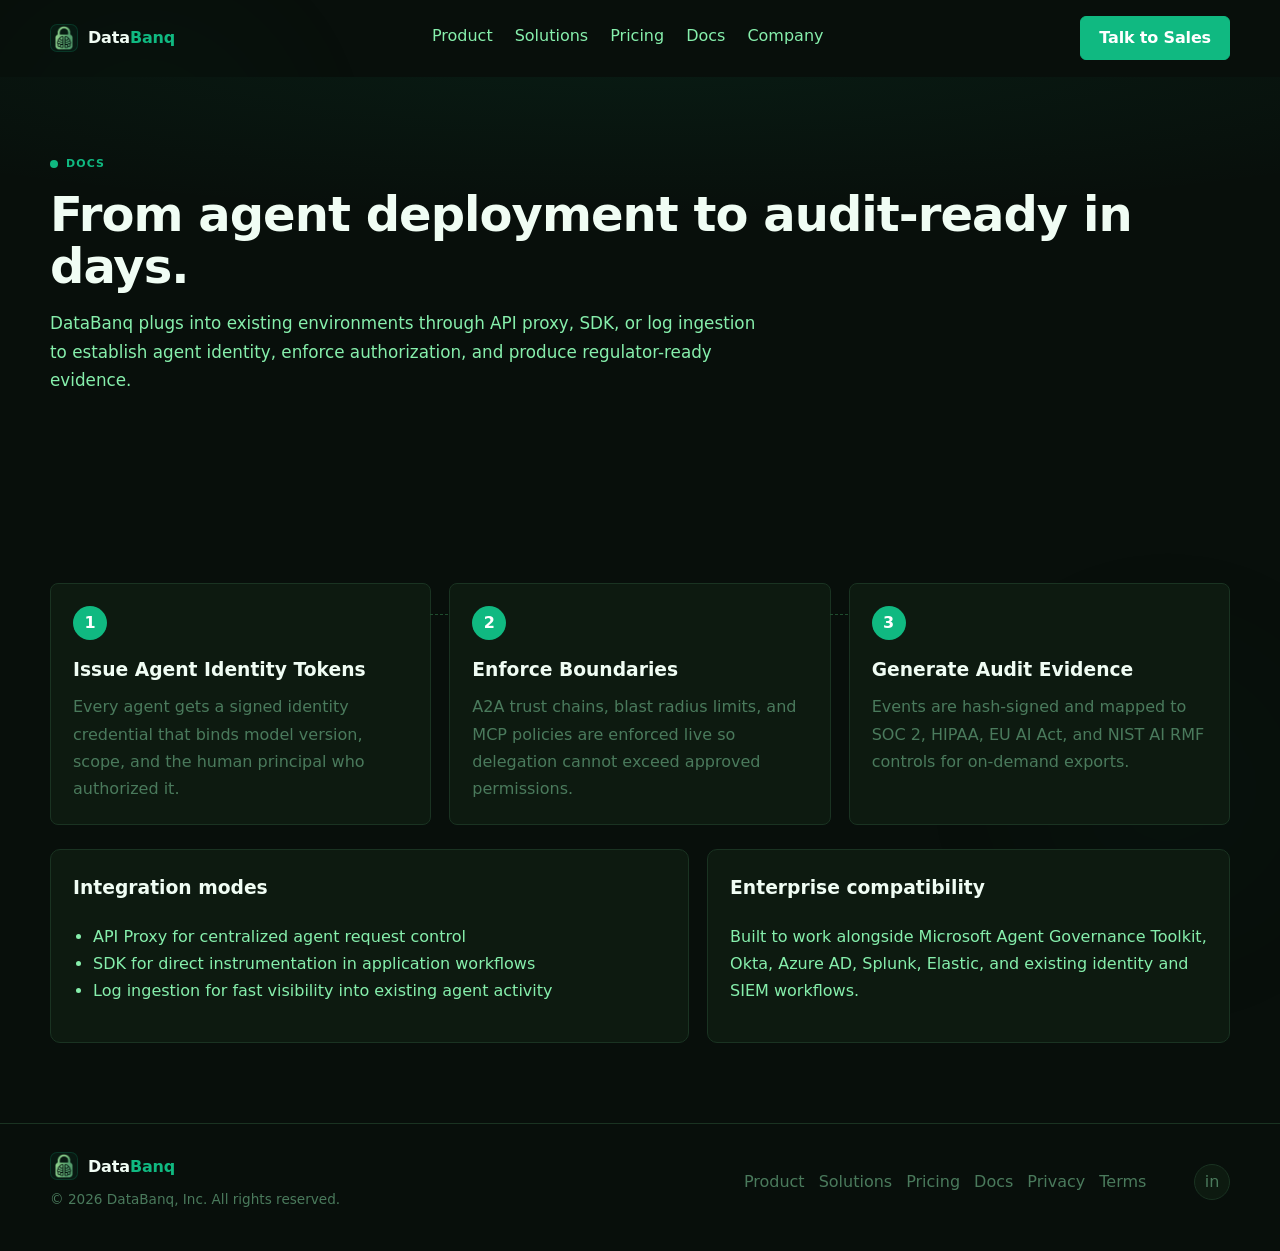
<file: how-it-works.html>
<!DOCTYPE html>
<html lang="en">
<head>
  <meta charset="UTF-8">
  <meta name="viewport" content="width=device-width, initial-scale=1.0">
  <meta name="description" content="How DataBanq issues agent identities, enforces authorization, and generates audit-ready packages for regulated enterprise AI workflows.">
  <title>How It Works — DataBanq</title>
  <link rel="stylesheet" href="styles.css">
</head>
<body>
  <header class="site-header scrolled">
    <div class="container navbar">
      <a class="brand" href="index.html"><span class="brand-mark" aria-hidden="true"><img src="logo.png" alt=""></span><span class="brand-text"><strong>Data</strong><span>Banq</span></span></a>
      <nav class="nav-links"><a href="index.html#solution">Product</a><a href="index.html#industries">Solutions</a><a href="index.html#pricing">Pricing</a><a href="how-it-works.html">Docs</a><a href="about.html">Company</a></nav>
      <div class="nav-actions"><a class="btn btn-primary" href="contact.html">Talk to Sales</a><button class="menu-toggle" data-menu-toggle aria-label="Open menu">☰</button></div>
    </div>
  </header>

  <div class="mobile-menu" data-mobile-menu>
    <div class="mobile-menu-panel">
      <a href="index.html#solution" data-close-menu>Product</a>
      <a href="index.html#industries" data-close-menu>Solutions</a>
      <a href="index.html#pricing" data-close-menu>Pricing</a>
      <a href="how-it-works.html" data-close-menu>Docs</a>
      <a href="about.html" data-close-menu>Company</a>
      <a href="contact.html" data-close-menu>Talk to Sales</a>
    </div>
  </div>

  <main>
    <section class="page-hero">
      <div class="container">
        <div class="section-label reveal"><span class="eyebrow-dot"></span>Docs</div>
        <h1 class="section-title reveal">From agent deployment to audit-ready in days.</h1>
        <p class="section-copy reveal">DataBanq plugs into existing environments through API proxy, SDK, or log ingestion to establish agent identity, enforce authorization, and produce regulator-ready evidence.</p>
      </div>
    </section>

    <section class="section page-legal">
      <div class="container">
        <div class="steps">
          <article class="step reveal"><div class="step-number">1</div><h3>Issue Agent Identity Tokens</h3><p>Every agent gets a signed identity credential that binds model version, scope, and the human principal who authorized it.</p></article>
          <article class="step reveal"><div class="step-number">2</div><h3>Enforce Boundaries</h3><p>A2A trust chains, blast radius limits, and MCP policies are enforced live so delegation cannot exceed approved permissions.</p></article>
          <article class="step reveal"><div class="step-number">3</div><h3>Generate Audit Evidence</h3><p>Events are hash-signed and mapped to SOC 2, HIPAA, EU AI Act, and NIST AI RMF controls for on-demand exports.</p></article>
        </div>

        <div class="page-grid" style="margin-top:24px;">
          <div class="page-card reveal">
            <h3>Integration modes</h3>
            <ul>
              <li>API Proxy for centralized agent request control</li>
              <li>SDK for direct instrumentation in application workflows</li>
              <li>Log ingestion for fast visibility into existing agent activity</li>
            </ul>
          </div>
          <div class="page-card reveal">
            <h3>Enterprise compatibility</h3>
            <p>Built to work alongside Microsoft Agent Governance Toolkit, Okta, Azure AD, Splunk, Elastic, and existing identity and SIEM workflows.</p>
          </div>
        </div>
      </div>
    </section>
  </main>

  <footer class="footer">
    <div class="container footer-grid">
      <div class="footer-copy"><span class="brand"><span class="brand-mark"><img src="logo.png" alt=""></span><span class="brand-text"><strong>Data</strong><span>Banq</span></span></span><div>© 2026 DataBanq, Inc. All rights reserved.</div></div>
      <div class="footer-links"><a href="index.html#solution">Product</a><a href="index.html#industries">Solutions</a><a href="index.html#pricing">Pricing</a><a href="how-it-works.html">Docs</a><a href="privacy.html">Privacy</a><a href="terms.html">Terms</a></div>
      <a class="footer-social" href="https://www.linkedin.com/company/databanqtech/" target="_blank" rel="noopener">in</a>
    </div>
  </footer>

  <script src="site.js"></script>
</body>
</html>
</file>
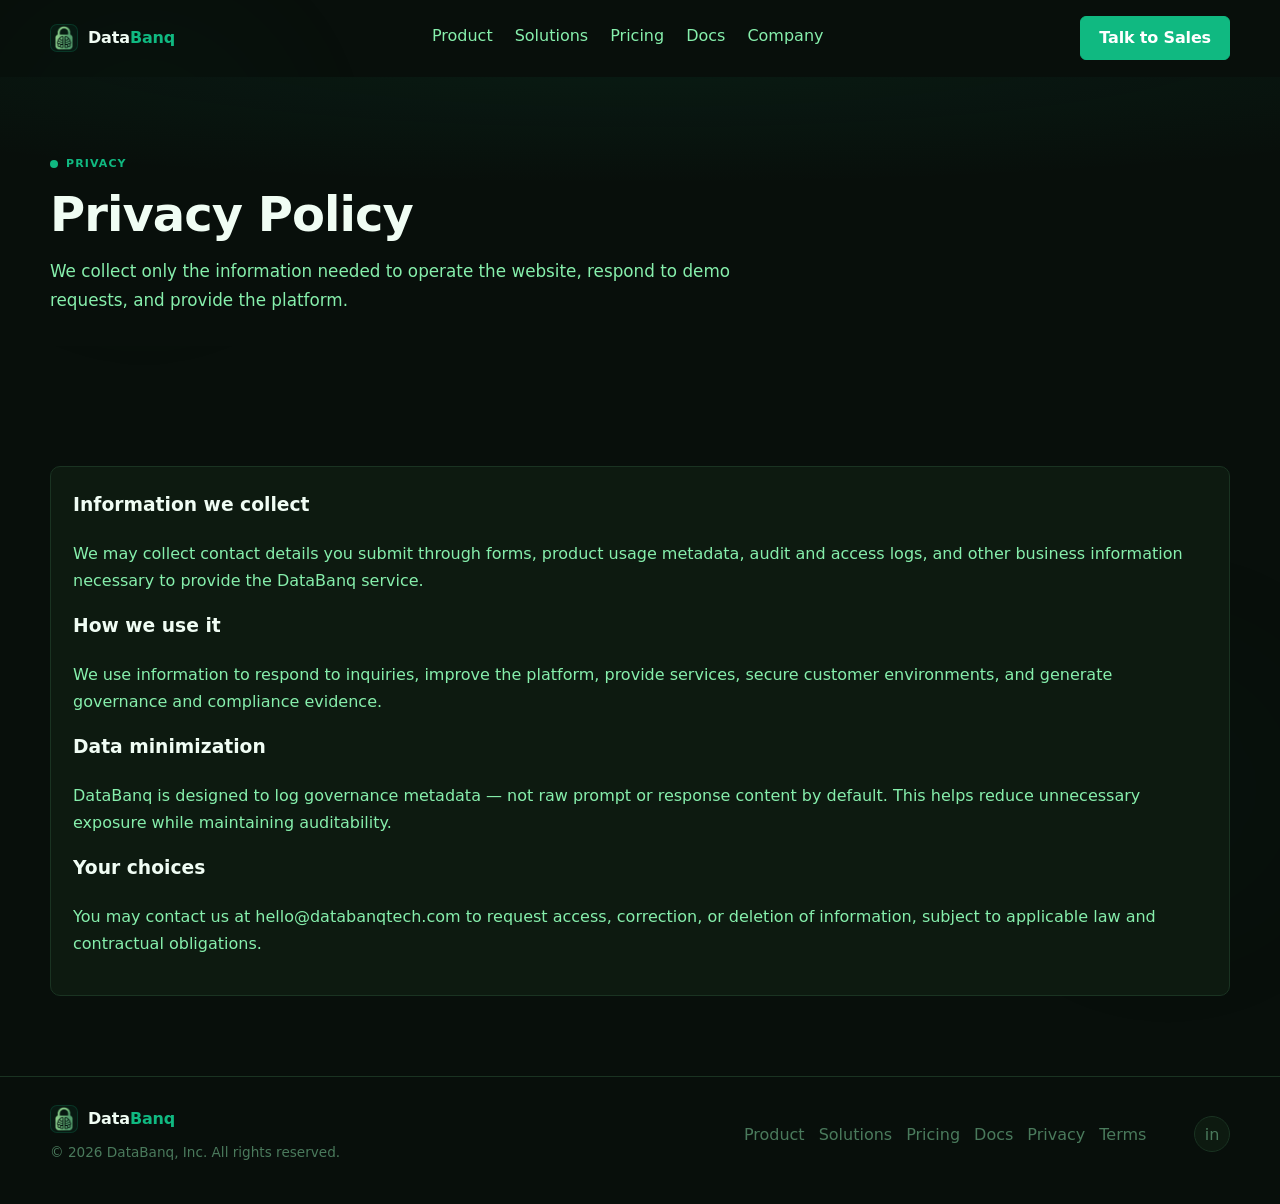
<file: privacy.html>
<!DOCTYPE html>
<html lang="en">
<head>
  <meta charset="UTF-8">
  <meta name="viewport" content="width=device-width, initial-scale=1.0">
  <meta name="description" content="Privacy policy for the DataBanq website and agent governance platform.">
  <title>Privacy — DataBanq</title>
  <link rel="stylesheet" href="styles.css">
</head>
<body>
  <header class="site-header scrolled">
    <div class="container navbar">
      <a class="brand" href="index.html"><span class="brand-mark"><img src="logo.png" alt=""></span><span class="brand-text"><strong>Data</strong><span>Banq</span></span></a>
      <nav class="nav-links"><a href="index.html#solution">Product</a><a href="index.html#industries">Solutions</a><a href="index.html#pricing">Pricing</a><a href="how-it-works.html">Docs</a><a href="about.html">Company</a></nav>
      <div class="nav-actions"><a class="btn btn-primary" href="contact.html">Talk to Sales</a><button class="menu-toggle" data-menu-toggle aria-label="Open menu">☰</button></div>
    </div>
  </header>

  <div class="mobile-menu" data-mobile-menu>
    <div class="mobile-menu-panel">
      <a href="index.html#solution" data-close-menu>Product</a>
      <a href="index.html#industries" data-close-menu>Solutions</a>
      <a href="index.html#pricing" data-close-menu>Pricing</a>
      <a href="how-it-works.html" data-close-menu>Docs</a>
      <a href="about.html" data-close-menu>Company</a>
      <a href="contact.html" data-close-menu>Talk to Sales</a>
    </div>
  </div>

  <main>
    <section class="page-hero">
      <div class="container">
        <div class="section-label"><span class="eyebrow-dot"></span>Privacy</div>
        <h1 class="section-title">Privacy Policy</h1>
        <p class="section-copy">We collect only the information needed to operate the website, respond to demo requests, and provide the platform.</p>
      </div>
    </section>

    <section class="section page-legal">
      <div class="container page-card">
        <h3>Information we collect</h3>
        <p>We may collect contact details you submit through forms, product usage metadata, audit and access logs, and other business information necessary to provide the DataBanq service.</p>
        <h3>How we use it</h3>
        <p>We use information to respond to inquiries, improve the platform, provide services, secure customer environments, and generate governance and compliance evidence.</p>
        <h3>Data minimization</h3>
        <p>DataBanq is designed to log governance metadata — not raw prompt or response content by default. This helps reduce unnecessary exposure while maintaining auditability.</p>
        <h3>Your choices</h3>
        <p>You may contact us at <a href="mailto:hello@databanqtech.com">hello@databanqtech.com</a> to request access, correction, or deletion of information, subject to applicable law and contractual obligations.</p>
      </div>
    </section>
  </main>

  <footer class="footer">
    <div class="container footer-grid">
      <div class="footer-copy"><span class="brand"><span class="brand-mark"><img src="logo.png" alt=""></span><span class="brand-text"><strong>Data</strong><span>Banq</span></span></span><div>© 2026 DataBanq, Inc. All rights reserved.</div></div>
      <div class="footer-links"><a href="index.html#solution">Product</a><a href="index.html#industries">Solutions</a><a href="index.html#pricing">Pricing</a><a href="how-it-works.html">Docs</a><a href="privacy.html">Privacy</a><a href="terms.html">Terms</a></div>
      <a class="footer-social" href="https://www.linkedin.com/company/databanqtech/" target="_blank" rel="noopener">in</a>
    </div>
  </footer>

  <script src="site.js"></script>
</body>
</html>
</file>
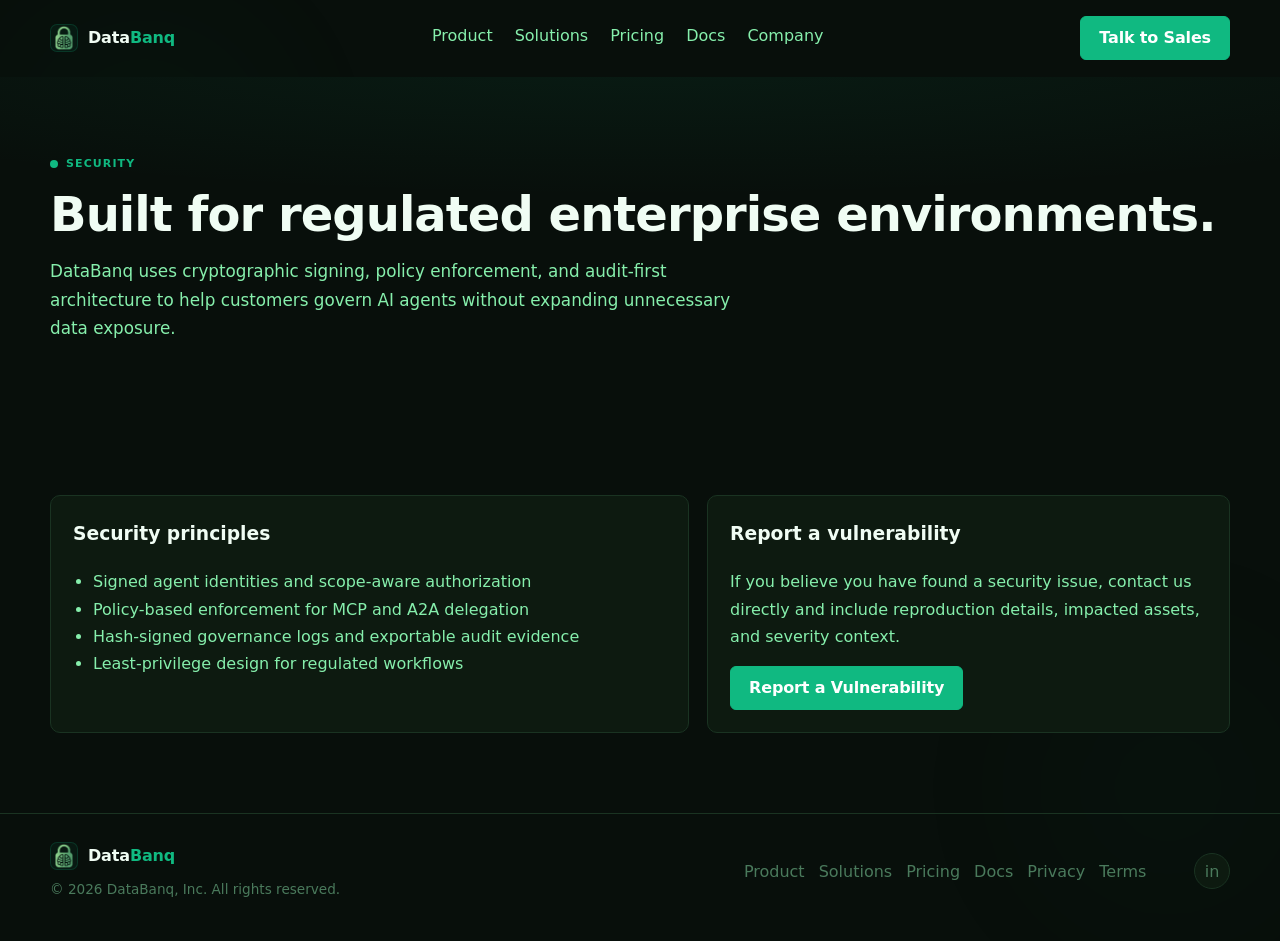
<file: security.html>
<!DOCTYPE html>
<html lang="en">
<head>
  <meta charset="UTF-8">
  <meta name="viewport" content="width=device-width, initial-scale=1.0">
  <meta name="description" content="Security overview for DataBanq and its enterprise AI agent governance platform.">
  <title>Security — DataBanq</title>
  <link rel="stylesheet" href="styles.css">
</head>
<body>
  <header class="site-header scrolled">
    <div class="container navbar">
      <a class="brand" href="index.html"><span class="brand-mark"><img src="logo.png" alt=""></span><span class="brand-text"><strong>Data</strong><span>Banq</span></span></a>
      <nav class="nav-links"><a href="index.html#solution">Product</a><a href="index.html#industries">Solutions</a><a href="index.html#pricing">Pricing</a><a href="how-it-works.html">Docs</a><a href="about.html">Company</a></nav>
      <div class="nav-actions"><a class="btn btn-primary" href="contact.html">Talk to Sales</a><button class="menu-toggle" data-menu-toggle aria-label="Open menu">☰</button></div>
    </div>
  </header>

  <div class="mobile-menu" data-mobile-menu>
    <div class="mobile-menu-panel">
      <a href="index.html#solution" data-close-menu>Product</a>
      <a href="index.html#industries" data-close-menu>Solutions</a>
      <a href="index.html#pricing" data-close-menu>Pricing</a>
      <a href="how-it-works.html" data-close-menu>Docs</a>
      <a href="about.html" data-close-menu>Company</a>
      <a href="contact.html" data-close-menu>Talk to Sales</a>
    </div>
  </div>

  <main>
    <section class="page-hero">
      <div class="container">
        <div class="section-label"><span class="eyebrow-dot"></span>Security</div>
        <h1 class="section-title">Built for regulated enterprise environments.</h1>
        <p class="section-copy">DataBanq uses cryptographic signing, policy enforcement, and audit-first architecture to help customers govern AI agents without expanding unnecessary data exposure.</p>
      </div>
    </section>

    <section class="section page-legal">
      <div class="container page-grid">
        <div class="page-card">
          <h3>Security principles</h3>
          <ul>
            <li>Signed agent identities and scope-aware authorization</li>
            <li>Policy-based enforcement for MCP and A2A delegation</li>
            <li>Hash-signed governance logs and exportable audit evidence</li>
            <li>Least-privilege design for regulated workflows</li>
          </ul>
        </div>
        <div class="page-card">
          <h3>Report a vulnerability</h3>
          <p>If you believe you have found a security issue, contact us directly and include reproduction details, impacted assets, and severity context.</p>
          <div class="btn-row"><a class="btn btn-primary" href="mailto:security@databanqtech.com">Report a Vulnerability</a></div>
        </div>
      </div>
    </section>
  </main>

  <footer class="footer">
    <div class="container footer-grid">
      <div class="footer-copy"><span class="brand"><span class="brand-mark"><img src="logo.png" alt=""></span><span class="brand-text"><strong>Data</strong><span>Banq</span></span></span><div>© 2026 DataBanq, Inc. All rights reserved.</div></div>
      <div class="footer-links"><a href="index.html#solution">Product</a><a href="index.html#industries">Solutions</a><a href="index.html#pricing">Pricing</a><a href="how-it-works.html">Docs</a><a href="privacy.html">Privacy</a><a href="terms.html">Terms</a></div>
      <a class="footer-social" href="https://www.linkedin.com/company/databanqtech/" target="_blank" rel="noopener">in</a>
    </div>
  </footer>

  <script src="site.js"></script>
</body>
</html>
</file>
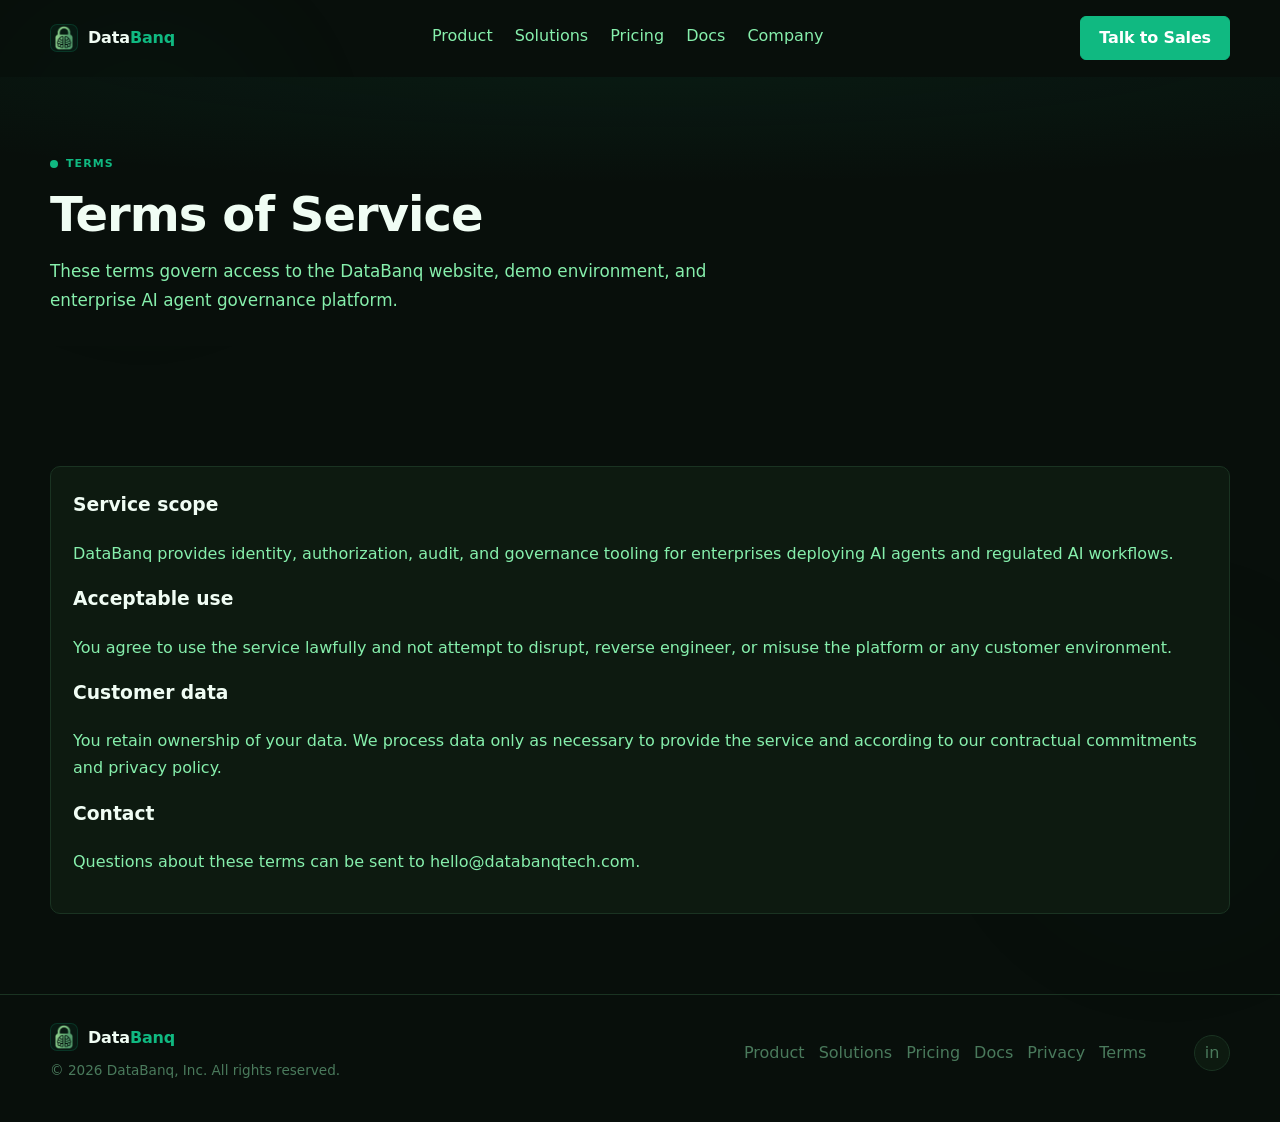
<file: terms.html>
<!DOCTYPE html>
<html lang="en">
<head>
  <meta charset="UTF-8">
  <meta name="viewport" content="width=device-width, initial-scale=1.0">
  <meta name="description" content="Terms of use for the DataBanq website and enterprise AI agent governance platform.">
  <title>Terms — DataBanq</title>
  <link rel="stylesheet" href="styles.css">
</head>
<body>
  <header class="site-header scrolled">
    <div class="container navbar">
      <a class="brand" href="index.html"><span class="brand-mark"><img src="logo.png" alt=""></span><span class="brand-text"><strong>Data</strong><span>Banq</span></span></a>
      <nav class="nav-links"><a href="index.html#solution">Product</a><a href="index.html#industries">Solutions</a><a href="index.html#pricing">Pricing</a><a href="how-it-works.html">Docs</a><a href="about.html">Company</a></nav>
      <div class="nav-actions"><a class="btn btn-primary" href="contact.html">Talk to Sales</a><button class="menu-toggle" data-menu-toggle aria-label="Open menu">☰</button></div>
    </div>
  </header>

  <div class="mobile-menu" data-mobile-menu>
    <div class="mobile-menu-panel">
      <a href="index.html#solution" data-close-menu>Product</a>
      <a href="index.html#industries" data-close-menu>Solutions</a>
      <a href="index.html#pricing" data-close-menu>Pricing</a>
      <a href="how-it-works.html" data-close-menu>Docs</a>
      <a href="about.html" data-close-menu>Company</a>
      <a href="contact.html" data-close-menu>Talk to Sales</a>
    </div>
  </div>

  <main>
    <section class="page-hero">
      <div class="container">
        <div class="section-label"><span class="eyebrow-dot"></span>Terms</div>
        <h1 class="section-title">Terms of Service</h1>
        <p class="section-copy">These terms govern access to the DataBanq website, demo environment, and enterprise AI agent governance platform.</p>
      </div>
    </section>

    <section class="section page-legal">
      <div class="container page-card">
        <h3>Service scope</h3>
        <p>DataBanq provides identity, authorization, audit, and governance tooling for enterprises deploying AI agents and regulated AI workflows.</p>
        <h3>Acceptable use</h3>
        <p>You agree to use the service lawfully and not attempt to disrupt, reverse engineer, or misuse the platform or any customer environment.</p>
        <h3>Customer data</h3>
        <p>You retain ownership of your data. We process data only as necessary to provide the service and according to our contractual commitments and privacy policy.</p>
        <h3>Contact</h3>
        <p>Questions about these terms can be sent to <a href="mailto:hello@databanqtech.com">hello@databanqtech.com</a>.</p>
      </div>
    </section>
  </main>

  <footer class="footer">
    <div class="container footer-grid">
      <div class="footer-copy"><span class="brand"><span class="brand-mark"><img src="logo.png" alt=""></span><span class="brand-text"><strong>Data</strong><span>Banq</span></span></span><div>© 2026 DataBanq, Inc. All rights reserved.</div></div>
      <div class="footer-links"><a href="index.html#solution">Product</a><a href="index.html#industries">Solutions</a><a href="index.html#pricing">Pricing</a><a href="how-it-works.html">Docs</a><a href="privacy.html">Privacy</a><a href="terms.html">Terms</a></div>
      <a class="footer-social" href="https://www.linkedin.com/company/databanqtech/" target="_blank" rel="noopener">in</a>
    </div>
  </footer>

  <script src="site.js"></script>
</body>
</html>
</file>
<file: styles.css>
:root {
  --color-bg: #080F0B;
  --color-surface: #0D1A10;
  --color-surface-2: #132018;
  --color-border: #1A3322;
  --color-border-bright: #1F4D2E;
  --color-accent: #10B981;
  --color-accent-hover: #059669;
  --color-accent-subtle: #064E3B;
  --color-text: #F0FDF4;
  --color-text-2: #86EFAC;
  --color-text-muted: #4A7A5C;
  --color-warning: #F59E0B;
  --color-danger: #EF4444;
  --color-gold: #D4A017;
  --shadow-sm: 0 1px 3px rgba(0, 0, 0, 0.5);
  --shadow-lg: 0 8px 32px rgba(0, 0, 0, 0.3);
  --radius-card: 8px;
  --radius-button: 6px;
  --container: 1180px;
}

* {
  box-sizing: border-box;
}

html {
  scroll-behavior: smooth;
}

body {
  margin: 0;
  font-family: Inter, "Segoe UI", system-ui, sans-serif;
  background: var(--color-bg);
  color: var(--color-text);
  line-height: 1.7;
  -webkit-font-smoothing: antialiased;
  text-rendering: optimizeLegibility;
  position: relative;
}

body::before,
body::after {
  content: "";
  position: fixed;
  inset: auto;
  width: 34rem;
  height: 34rem;
  border-radius: 999px;
  pointer-events: none;
  z-index: -1;
  opacity: 0.18;
  filter: blur(28px);
  animation: driftGlow 18s ease-in-out infinite;
}

body::before {
  top: -8rem;
  left: -8rem;
  background: radial-gradient(circle, rgba(16, 185, 129, 0.18), transparent 65%);
}

body::after {
  right: -10rem;
  bottom: -10rem;
  background: radial-gradient(circle, rgba(6, 78, 59, 0.28), transparent 65%);
  animation-delay: -8s;
}

@keyframes driftGlow {
  0%, 100% { transform: translate3d(0, 0, 0) scale(1); }
  50% { transform: translate3d(20px, -18px, 0) scale(1.06); }
}

body.menu-open,
body.demo-menu-open {
  overflow: hidden;
}

a {
  color: inherit;
  text-decoration: none;
}

img {
  max-width: 100%;
  display: block;
}

button,
input,
select,
textarea {
  font: inherit;
}

button {
  cursor: pointer;
}

::selection {
  background: rgba(16, 185, 129, 0.25);
  color: var(--color-text);
}

.container {
  width: min(var(--container), calc(100% - 32px));
  margin: 0 auto;
}

.muted {
  color: var(--color-text-muted);
}

.section {
  padding: 120px 0;
}

.section.alt {
  background: var(--color-surface);
}

.section-label {
  display: inline-flex;
  align-items: center;
  gap: 8px;
  margin-bottom: 16px;
  font-size: 11px;
  font-weight: 700;
  letter-spacing: 0.1em;
  text-transform: uppercase;
  color: var(--color-accent);
}

.section-title {
  margin: 0 0 16px;
  font-size: clamp(2.5rem, 4vw, 3rem);
  line-height: 1.08;
  letter-spacing: -0.02em;
}

.section-copy {
  margin: 0;
  max-width: 720px;
  color: var(--color-text-2);
  font-size: 1.05rem;
}

.eyebrow-dot,
.pulse-dot {
  width: 8px;
  height: 8px;
  border-radius: 999px;
  background: var(--color-accent);
}

.pulse-dot {
  animation: pulse 2s infinite;
}

@keyframes pulse {
  0%, 100% {
    opacity: 1;
    box-shadow: 0 0 0 0 rgba(16, 185, 129, 0.3);
  }
  50% {
    opacity: 0.65;
    box-shadow: 0 0 0 10px rgba(16, 185, 129, 0);
  }
}

.reveal {
  opacity: 0;
  transform: translateY(20px);
  transition: opacity 0.4s ease, transform 0.4s ease;
}

.reveal.visible {
  opacity: 1;
  transform: translateY(0);
}

.btn-row {
  display: flex;
  flex-wrap: wrap;
  gap: 12px;
}

.btn {
  display: inline-flex;
  align-items: center;
  justify-content: center;
  gap: 8px;
  min-height: 44px;
  padding: 0 18px;
  border-radius: var(--radius-button);
  border: 1px solid var(--color-border);
  transition: 0.2s ease;
  font-weight: 600;
  letter-spacing: -0.01em;
}

.btn-primary {
  background: var(--color-accent);
  color: #fff;
  border-color: var(--color-accent);
}

.btn-primary:hover {
  background: var(--color-accent-hover);
  border-color: var(--color-accent-hover);
}

.btn-ghost {
  background: transparent;
  color: var(--color-text);
}

.btn-ghost:hover {
  border-color: var(--color-accent);
  color: var(--color-accent);
}

.btn-danger {
  color: var(--color-danger);
  border-color: rgba(239, 68, 68, 0.5);
}

.site-header {
  position: sticky;
  top: 0;
  z-index: 100;
  border-bottom: 1px solid transparent;
  transition: background 0.2s ease, border-color 0.2s ease, backdrop-filter 0.2s ease;
}

.site-header.scrolled {
  background: rgba(8, 15, 11, 0.85);
  border-color: var(--color-border);
  backdrop-filter: blur(12px);
}

.navbar {
  min-height: 76px;
  display: flex;
  align-items: center;
  justify-content: space-between;
  gap: 16px;
}

.brand {
  display: inline-flex;
  align-items: center;
  gap: 10px;
  font-weight: 600;
  font-size: 1rem;
  letter-spacing: -0.01em;
}

.brand-mark {
  width: 28px;
  height: 28px;
  border-radius: 7px;
  overflow: hidden;
  flex-shrink: 0;
  border: 1px solid rgba(16, 185, 129, 0.18);
  background: rgba(16, 185, 129, 0.06);
}

.brand-mark img {
  width: 100%;
  height: 100%;
  object-fit: contain;
  display: block;
}

.brand-mark::before,
.brand-mark::after {
  display: none;
}

.brand-text strong {
  color: var(--color-text);
}

.brand-text span {
  color: var(--color-accent);
}

.nav-links {
  display: flex;
  align-items: center;
  gap: 22px;
  color: var(--color-text-2);
}

.nav-links a {
  position: relative;
  padding-bottom: 4px;
}

.nav-links a::after {
  content: "";
  position: absolute;
  left: 0;
  right: 0;
  bottom: -8px;
  height: 2px;
  border-radius: 999px;
  background: var(--color-accent);
  transform: scaleX(0);
  transform-origin: center;
  transition: transform 0.2s ease;
}

.nav-links a:hover,
.nav-links a.active {
  color: var(--color-text);
}

.nav-links a:hover::after,
.nav-links a.active::after {
  transform: scaleX(1);
}

.nav-actions {
  display: flex;
  align-items: center;
  gap: 12px;
}

.menu-toggle {
  display: none;
  width: 42px;
  height: 42px;
  border-radius: 8px;
  border: 1px solid var(--color-border);
  background: var(--color-surface);
  color: var(--color-text);
}

.mobile-menu {
  position: fixed;
  inset: 0;
  background: rgba(8, 15, 11, 0.94);
  backdrop-filter: blur(12px);
  display: none;
  padding: 88px 20px 24px;
  z-index: 90;
}

.mobile-menu.open {
  display: block;
}

.mobile-menu-panel {
  border: 1px solid var(--color-border);
  background: var(--color-surface);
  border-radius: 12px;
  padding: 20px;
}

.mobile-menu-panel a {
  display: block;
  padding: 12px 0;
  border-bottom: 1px solid rgba(26, 51, 34, 0.7);
  color: var(--color-text-2);
}

.mobile-menu-panel a:last-child {
  border-bottom: 0;
}

.hero {
  position: relative;
  overflow: hidden;
  padding: 72px 0 96px;
  background:
    radial-gradient(ellipse 80% 50% at 50% -10%, rgba(16, 185, 129, 0.08), transparent),
    var(--color-bg);
}

.hero::after {
  content: "";
  position: absolute;
  inset: 8% auto auto 50%;
  width: 32rem;
  height: 32rem;
  border-radius: 999px;
  background: radial-gradient(circle, rgba(16, 185, 129, 0.1), transparent 62%);
  transform: translateX(-50%);
  animation: driftGlow 14s ease-in-out infinite;
  pointer-events: none;
}

.hero-grid {
  display: grid;
  gap: 32px;
  justify-items: center;
  text-align: center;
}

.hero-pill {
  display: inline-flex;
  align-items: center;
  gap: 10px;
  padding: 8px 14px;
  border-radius: 999px;
  border: 1px solid var(--color-border);
  background: var(--color-surface);
  color: var(--color-text-2);
  font-size: 0.9rem;
}

.hero h1 {
  margin: 0;
  font-size: clamp(2.5rem, 7vw, 4.5rem);
  line-height: 1;
  letter-spacing: -0.02em;
}

.hero h1 .accent {
  color: var(--color-accent);
}

.hero-sub {
  max-width: 680px;
  margin: 0 auto;
  color: var(--color-text-2);
  font-size: 1.08rem;
}

.social-strip {
  width: min(920px, 100%);
  display: grid;
  gap: 14px;
  margin-top: 16px;
}

.social-strip .caption {
  color: var(--color-text-muted);
  font-size: 0.94rem;
}

.logo-row {
  display: grid;
  grid-template-columns: repeat(3, minmax(0, 1fr));
  gap: 12px;
}

.logo-slot {
  border: 1px solid var(--color-border);
  background: rgba(13, 26, 16, 0.8);
  border-radius: 8px;
  padding: 14px;
  color: rgba(240, 253, 244, 0.55);
  font-size: 0.9rem;
}

.stats-grid {
  width: 100%;
  display: grid;
  grid-template-columns: repeat(3, minmax(0, 1fr));
  gap: 0;
  margin-top: 28px;
  border: 1px solid var(--color-border);
  border-radius: 12px;
  overflow: hidden;
  background: rgba(13, 26, 16, 0.7);
}

.stat-card {
  padding: 24px;
  border-right: 1px solid var(--color-border);
}

.stat-card:last-child {
  border-right: 0;
}

.sources-note {
  margin-top: 10px;
  color: var(--color-text-muted);
  font-size: 0.78rem;
  text-align: center;
}

.stat-value {
  font-size: clamp(2rem, 5vw, 3rem);
  line-height: 1;
  margin-bottom: 8px;
}

.stat-card p {
  margin: 0;
  color: var(--color-text-muted);
  font-size: 0.82rem;
}

.card-grid {
  display: grid;
  grid-template-columns: repeat(3, minmax(0, 1fr));
  gap: 18px;
  margin-top: 36px;
}

.feature-card,
.panel,
.info-card,
.pricing-card,
.metric-card,
.table-card,
.side-card,
.empty-state {
  background: var(--color-surface);
  border: 1px solid var(--color-border);
  border-radius: var(--radius-card);
  box-shadow: var(--shadow-sm);
}

.feature-card {
  padding: 24px;
  transition: 0.2s ease;
}

.feature-card:hover,
.pricing-card:hover,
.info-card:hover,
.panel:hover {
  box-shadow: 0 0 0 1px #1F4D2E, 0 8px 32px rgba(16, 185, 129, 0.08);
  border-color: var(--color-accent);
}

.icon-box {
  width: 42px;
  height: 42px;
  border-radius: 8px;
  display: grid;
  place-items: center;
  background: var(--color-bg);
  color: var(--color-accent);
  border: 1px solid var(--color-border);
  margin-bottom: 16px;
}

.feature-card h3,
.info-card h3,
.pricing-card h3 {
  margin: 0 0 8px;
  font-size: 1.18rem;
}

.feature-card p,
.info-card p,
.pricing-card p {
  margin: 0;
  color: var(--color-text-muted);
  font-size: 0.95rem;
}

.solution-layout {
  display: grid;
  grid-template-columns: 1.5fr 1fr;
  gap: 24px;
  margin-top: 36px;
}

.panel {
  padding: 22px;
}

.panel.primary {
  background: var(--color-bg);
  border-color: var(--color-accent);
}

.panel.secondary {
  background: var(--color-bg);
}

.badge {
  display: inline-flex;
  align-items: center;
  gap: 6px;
  padding: 4px 8px;
  border-radius: 4px;
  font-size: 0.66rem;
  font-weight: 700;
  letter-spacing: 0.1em;
  text-transform: uppercase;
}

.badge.gold {
  background: var(--color-gold);
  color: #fff;
}

.badge.subtle {
  background: var(--color-surface-2);
  color: var(--color-text-2);
  border: 1px solid var(--color-border);
}

.panel-subtitle {
  margin: 6px 0 14px;
  color: var(--color-text-muted);
  font-size: 0.92rem;
}

.feature-list,
.plain-list {
  display: grid;
  gap: 10px;
  margin-top: 16px;
}

.feature-row,
.plain-row {
  display: flex;
  align-items: center;
  gap: 10px;
  min-height: 40px;
  padding: 10px 12px;
  border-radius: 8px;
}

.feature-row:hover,
.plain-row:hover {
  background: var(--color-surface-2);
}

.feature-row svg,
.plain-row .dot {
  flex: 0 0 auto;
}

.plain-row {
  color: var(--color-text);
}

.panel.secondary .dot {
  background: var(--color-accent);
}

.tooltip-chip {
  margin-left: auto;
  position: relative;
  display: inline-grid;
  place-items: center;
  width: 18px;
  height: 18px;
  border-radius: 999px;
  border: 1px solid var(--color-border-bright);
  color: var(--color-accent);
  font-size: 0.7rem;
  font-weight: 800;
}

.tooltip-chip::after {
  content: attr(data-tip);
  position: absolute;
  right: 0;
  bottom: calc(100% + 10px);
  width: 220px;
  padding: 10px 12px;
  border-radius: 8px;
  background: rgba(8, 15, 11, 0.98);
  border: 1px solid var(--color-border-bright);
  color: var(--color-text-2);
  font-size: 0.75rem;
  line-height: 1.45;
  opacity: 0;
  pointer-events: none;
  transform: translateY(6px);
  transition: opacity 0.16s ease, transform 0.16s ease;
  box-shadow: var(--shadow-lg);
  z-index: 3;
}

.tooltip-chip:hover::after {
  opacity: 1;
  transform: translateY(0);
}

.dot {
  width: 7px;
  height: 7px;
  border-radius: 999px;
  background: var(--color-text-muted);
}

.panel-tagline {
  margin-top: 18px;
  text-align: center;
  color: var(--color-text-muted);
  letter-spacing: 0.05em;
  font-size: 0.85rem;
}

.steps {
  display: grid;
  grid-template-columns: repeat(3, minmax(0, 1fr));
  gap: 18px;
  margin-top: 36px;
  position: relative;
}

.step {
  position: relative;
  padding: 22px;
  background: var(--color-surface);
  border: 1px solid var(--color-border);
  border-radius: 8px;
}

.step::before {
  content: "";
  position: absolute;
  top: 30px;
  right: -18px;
  width: 18px;
  border-top: 1px dashed var(--color-border-bright);
}

.step:last-child::before {
  display: none;
}

.step-number {
  width: 34px;
  height: 34px;
  display: grid;
  place-items: center;
  border-radius: 999px;
  background: var(--color-accent);
  color: white;
  font-weight: 700;
  margin-bottom: 14px;
}

.step h3 {
  margin: 0 0 8px;
}

.step p {
  margin: 0;
  color: var(--color-text-muted);
}

.integration-strip {
  margin-top: 24px;
  padding: 18px;
  border-radius: 10px;
  border: 1px solid var(--color-border);
  background: var(--color-surface);
  text-align: center;
  color: var(--color-text-muted);
}

.chip-row {
  display: flex;
  flex-wrap: wrap;
  gap: 8px;
  justify-content: center;
  margin-top: 12px;
}

.chip {
  display: inline-flex;
  align-items: center;
  padding: 6px 10px;
  border-radius: 999px;
  border: 1px solid var(--color-border);
  background: rgba(6, 78, 59, 0.12);
  color: var(--color-text-2);
  font-size: 0.82rem;
}

.audience-grid {
  display: grid;
  grid-template-columns: repeat(4, minmax(0, 1fr));
  gap: 18px;
  margin-top: 36px;
}

.seven-grid .info-card {
  min-height: 100%;
}

.info-card {
  padding: 22px;
}

.info-card .mini-tag {
  display: inline-flex;
  margin-bottom: 14px;
  padding: 4px 8px;
  border-radius: 4px;
  background: rgba(16, 185, 129, 0.12);
  color: var(--color-accent);
  font-size: 0.7rem;
  font-weight: 700;
  letter-spacing: 0.1em;
  text-transform: uppercase;
}

.compliance-chips {
  display: flex;
  flex-wrap: wrap;
  gap: 8px;
  margin-top: 14px;
}

.icp-strip {
  margin-top: 20px;
  border-top: 1px solid var(--color-border);
  padding-top: 20px;
  color: var(--color-text-muted);
  display: flex;
  flex-wrap: wrap;
  gap: 12px;
}

.reg-grid {
  display: grid;
  grid-template-columns: repeat(2, minmax(0, 1fr));
  gap: 18px;
  margin-top: 36px;
}

.reg-card {
  padding: 22px;
  background: var(--color-surface);
  border: 1px solid var(--color-border);
  border-radius: 8px;
}

.reg-card strong {
  display: block;
  margin-bottom: 10px;
  font-size: 0.72rem;
  letter-spacing: 0.1em;
  text-transform: uppercase;
  color: var(--color-accent);
}

.reg-card p {
  margin: 0;
  color: var(--color-text-muted);
}

.callout {
  margin-top: 24px;
  padding: 28px;
  border: 1px solid var(--color-accent);
  background: var(--color-accent-subtle);
  border-radius: 10px;
  text-align: center;
}

.callout p {
  margin: 0;
  font-size: 1.05rem;
}

.callout em {
  display: block;
  margin-top: 10px;
  font-style: italic;
}

.table-wrap {
  margin-top: 30px;
  overflow-x: auto;
  border: 1px solid var(--color-border);
  border-radius: 10px;
  background: var(--color-surface);
}

.table-wrap table {
  width: 100%;
  border-collapse: collapse;
}

.table-wrap th,
.table-wrap td {
  padding: 14px 16px;
  text-align: left;
  border-bottom: 1px solid var(--color-border);
}

.table-wrap th {
  background: rgba(6, 78, 59, 0.7);
  font-size: 0.78rem;
  letter-spacing: 0.04em;
}

.table-wrap td {
  color: var(--color-text-2);
  font-size: 0.95rem;
}

.table-wrap tbody tr:hover td {
  background: var(--color-surface-2);
}

.pricing-grid {
  display: grid;
  grid-template-columns: repeat(6, minmax(0, 1fr));
  gap: 14px;
  margin-top: 32px;
}

.pricing-card {
  padding: 18px;
  display: flex;
  flex-direction: column;
  gap: 12px;
}

.tier-state {
  display: inline-flex;
  align-self: flex-start;
  padding: 4px 8px;
  border-radius: 999px;
  background: rgba(240, 253, 244, 0.04);
  border: 1px solid var(--color-border);
  color: var(--color-text-2);
  font-size: 0.62rem;
  font-weight: 700;
  letter-spacing: 0.08em;
  text-transform: uppercase;
}

.tier-state.emphasis {
  background: rgba(16, 185, 129, 0.12);
  border-color: rgba(16, 185, 129, 0.35);
  color: var(--color-accent);
}

.pricing-card.featured {
  background: var(--color-bg);
  border: 2px solid var(--color-accent);
}

.pricing-card.target {
  background: var(--color-bg);
  border: 2px solid var(--color-accent-hover);
}

.pricing-list {
  margin: 0;
  padding-left: 18px;
  color: var(--color-text-muted);
}

.pricing-note,
.mvp-note {
  margin-top: 14px;
  color: var(--color-text-muted);
  font-size: 0.82rem;
}

.mvp-note {
  text-align: center;
  color: var(--color-accent);
  text-transform: uppercase;
  letter-spacing: 0.1em;
  font-weight: 700;
}

.cta-box {
  padding: 42px;
  text-align: center;
  border: 1px solid var(--color-border);
  border-radius: 12px;
  background: linear-gradient(180deg, rgba(13, 26, 16, 0.98), rgba(8, 15, 11, 0.98));
}

.cta-box p {
  max-width: 680px;
  margin: 16px auto 24px;
  color: var(--color-text-2);
}

.contact-line {
  margin-top: 14px;
  color: var(--color-text-muted);
  font-size: 0.85rem;
}

.footer {
  border-top: 1px solid var(--color-border);
  padding: 28px 0 40px;
}

.footer-grid {
  display: grid;
  grid-template-columns: 1.4fr 1fr auto;
  align-items: center;
  gap: 18px;
}

.footer-links {
  display: flex;
  flex-wrap: wrap;
  gap: 14px;
  justify-content: center;
}

.footer-links a {
  color: var(--color-text-muted);
}

.footer-links a:hover,
.footer-social:hover {
  color: var(--color-accent);
}

.footer-copy {
  color: var(--color-text-muted);
  font-size: 0.85rem;
}

.footer-copy .brand {
  margin-bottom: 8px;
}

.footer-social {
  width: 36px;
  height: 36px;
  display: grid;
  place-items: center;
  border-radius: 999px;
  background: var(--color-surface);
  color: var(--color-text-muted);
  border: 1px solid var(--color-border);
}

.page-hero {
  padding: 72px 0 32px;
  background:
    radial-gradient(ellipse 80% 50% at 50% -10%, rgba(16, 185, 129, 0.08), transparent),
    var(--color-bg);
}

.page-grid {
  display: grid;
  gap: 18px;
  grid-template-columns: 1.1fr 0.9fr;
}

.page-card {
  padding: 22px;
  border: 1px solid var(--color-border);
  border-radius: 10px;
  background: var(--color-surface);
}

.page-card h3 {
  margin-top: 0;
}

.page-card p,
.page-card li {
  color: var(--color-text-2);
}

.page-card ul {
  padding-left: 20px;
}

.page-legal {
  padding-bottom: 80px;
}

.contact-form {
  display: grid;
  gap: 14px;
}

.field-grid {
  display: grid;
  grid-template-columns: repeat(2, minmax(0, 1fr));
  gap: 14px;
}

.field label {
  display: block;
  margin-bottom: 6px;
  color: var(--color-text-2);
  font-size: 0.9rem;
}

.field input,
.field textarea,
.field select {
  width: 100%;
  padding: 11px 13px;
  border-radius: 10px;
  border: 1px solid var(--color-border);
  background: linear-gradient(180deg, rgba(255,255,255,0.02), rgba(255,255,255,0.01));
  color: var(--color-text);
  transition: border-color 0.2s ease, box-shadow 0.2s ease;
}

.field input:focus,
.field textarea:focus,
.field select:focus {
  outline: none;
  border-color: rgba(16,185,129,0.55);
  box-shadow: 0 0 0 3px rgba(16,185,129,0.12);
}

.field textarea {
  min-height: 120px;
  resize: vertical;
}

.inline-list {
  display: grid;
  gap: 10px;
}

.inline-item {
  padding: 14px 16px;
  border-radius: 8px;
  border: 1px solid var(--color-border);
  background: var(--color-surface);
}

.inline-item strong {
  display: block;
  margin-bottom: 4px;
}

.demo-shell {
  min-height: 100vh;
  background: var(--color-bg);
  font-family: "DM Sans", -apple-system, BlinkMacSystemFont, "Segoe UI", sans-serif;
  letter-spacing: -0.01em;
}

.demo-topbar {
  position: sticky;
  top: 0;
  z-index: 80;
  display: flex;
  align-items: center;
  justify-content: space-between;
  gap: 16px;
  min-height: 56px;
  padding: 0 18px;
  background: rgba(10, 15, 14, 0.97);
  border-bottom: 1px solid rgba(255, 255, 255, 0.06);
  backdrop-filter: blur(14px);
}

.demo-brand {
  display: inline-flex;
  align-items: center;
  gap: 10px;
  margin-right: 8px;
  text-decoration: none;
}

.demo-live {
  display: inline-flex;
  align-items: center;
  gap: 6px;
  padding: 4px 10px;
  border-radius: 999px;
  background: rgba(16, 185, 129, 0.08);
  border: 1px solid rgba(16, 185, 129, 0.16);
  color: var(--color-accent);
  font-size: 0.76rem;
}

.demo-live-dot {
  width: 6px;
  height: 6px;
  border-radius: 999px;
  background: #34d399;
  box-shadow: 0 0 8px rgba(52, 211, 153, 0.7);
}

.demo-topbar-left,
.demo-topbar-right {
  display: flex;
  align-items: center;
  gap: 12px;
  flex-wrap: wrap;
}

.demo-company {
  padding: 7px 10px;
  border-radius: 8px;
  background: var(--color-surface);
  border: 1px solid var(--color-border);
  color: var(--color-text-2);
  font-size: 0.9rem;
}

.demo-breadcrumb {
  color: var(--color-text-muted);
  font-size: 0.9rem;
}

.demo-avatar {
  width: 34px;
  height: 34px;
  border-radius: 999px;
  display: grid;
  place-items: center;
  background: var(--color-accent-subtle);
  border: 1px solid var(--color-border-bright);
  color: var(--color-text);
  font-size: 0.82rem;
  font-weight: 700;
}

.demo-layout {
  display: grid;
  grid-template-columns: 220px minmax(0, 1fr);
}

.demo-sidebar {
  position: sticky;
  top: 64px;
  height: calc(100vh - 64px);
  overflow-y: auto;
  background: #0d1513;
  border-right: 1px solid rgba(255, 255, 255, 0.06);
  padding: 16px 12px 24px;
  scrollbar-width: none;
  -ms-overflow-style: none;
}

.demo-sidebar::-webkit-scrollbar {
  display: none;
}

.demo-nav-label {
  margin: 18px 8px 8px;
  font-size: 10px;
  letter-spacing: 0.1em;
  text-transform: uppercase;
  color: var(--color-text-muted);
  font-weight: 700;
}

.demo-nav-label.primary {
  color: var(--color-accent);
}

.demo-nav-item {
  display: flex;
  align-items: center;
  gap: 8px;
  width: 100%;
  padding: 8px 10px;
  margin-bottom: 3px;
  text-align: left;
  border: 0;
  border-left: 2px solid transparent;
  border-radius: 0 8px 8px 0;
  background: transparent;
  color: var(--color-text-muted);
  font-size: 0.82rem;
}

.demo-nav-item:hover {
  background: var(--color-surface);
  color: var(--color-text-2);
}

.demo-nav-item.active {
  background: var(--color-surface-2);
  border-left-color: var(--color-accent);
  color: var(--color-text);
}

.demo-badge-new {
  margin-left: auto;
  padding: 2px 6px;
  border-radius: 999px;
  background: rgba(16, 185, 129, 0.1);
  color: var(--color-accent);
  font-size: 0.62rem;
  font-weight: 700;
}

.demo-main {
  padding: 14px 16px 22px;
}

.demo-shell .btn {
  min-height: 32px;
  padding: 0 12px;
  font-size: 0.78rem;
  border-radius: 7px;
}

.demo-shell .section-label {
  margin-bottom: 8px;
  font-size: 0.58rem;
  letter-spacing: 0.14em;
}

.demo-shell .action-pill {
  padding: 4px 8px;
  font-size: 0.72rem;
}

.screen {
  display: none;
}

.screen.active {
  display: block;
}

.screen-header {
  display: flex;
  justify-content: space-between;
  align-items: flex-start;
  gap: 16px;
  margin-bottom: 14px;
  padding-bottom: 10px;
  border-bottom: 1px solid rgba(255, 255, 255, 0.06);
}

.screen-header h1 {
  margin: 0;
  font-family: "DM Serif Display", Georgia, "Times New Roman", serif;
  font-size: clamp(1.5rem, 2.2vw, 2rem);
  font-weight: 400;
  letter-spacing: -0.02em;
}

.screen-sub {
  color: var(--color-text-muted);
  margin-top: 4px;
  font-size: 0.82rem;
}

.kpi-row {
  display: grid;
  grid-template-columns: repeat(4, minmax(0, 1fr));
  gap: 10px;
  margin-bottom: 14px;
}

.mini-kpi-row {
  grid-template-columns: repeat(3, minmax(0, 1fr));
}

.kpi {
  position: relative;
  padding: 14px 16px;
  border-radius: 10px;
  border: 1px solid rgba(255, 255, 255, 0.06);
  background: #0d1513;
  overflow: hidden;
}

.kpi::before {
  content: "";
  position: absolute;
  left: 0;
  right: 0;
  top: 0;
  height: 1px;
  background: linear-gradient(90deg, transparent, rgba(16, 185, 129, 0.35), transparent);
}

.kpi.warn {
  border-color: rgba(239, 68, 68, 0.28);
  background: rgba(239, 68, 68, 0.04);
}

.kpi.good {
  border-color: rgba(16, 185, 129, 0.22);
}

.kpi-lbl {
  margin-bottom: 8px;
  color: rgba(240, 253, 244, 0.45);
  font-size: 0.66rem;
  font-weight: 700;
  letter-spacing: 0.12em;
  text-transform: uppercase;
}

.kpi-val {
  font-family: "DM Serif Display", Georgia, "Times New Roman", serif;
  font-size: 1.7rem;
  line-height: 1;
}

.kpi-val.green { color: var(--color-accent); }
.kpi-val.red { color: var(--color-danger); }
.kpi-val.yellow { color: var(--color-warning); }

.kpi-foot {
  margin-top: 8px;
  color: var(--color-text-muted);
  font-size: 0.78rem;
}

.sd {
  display: inline-block;
  width: 7px;
  height: 7px;
  border-radius: 999px;
  margin-right: 4px;
}

.sd-g {
  background: #34d399;
  box-shadow: 0 0 8px rgba(52, 211, 153, 0.7);
}

.sd-r {
  background: #f87171;
  box-shadow: 0 0 8px rgba(248, 113, 113, 0.6);
  animation: pulse 1.8s infinite;
}

.trend-up {
  color: var(--color-accent);
  font-weight: 700;
  text-transform: lowercase;
}

.itabs {
  display: flex;
  flex-wrap: wrap;
  gap: 8px;
  margin-bottom: 14px;
}

.itab {
  padding: 7px 12px;
  border-radius: 8px;
  border: 1px solid var(--color-border);
  background: transparent;
  color: var(--color-text-muted);
}

.itab.active {
  background: rgba(16, 185, 129, 0.1);
  color: var(--color-accent);
  border-color: rgba(16, 185, 129, 0.26);
}

.integration-panel {
  display: none;
}

.integration-panel.active {
  display: block;
}

.flow-row {
  display: flex;
  align-items: center;
  gap: 10px;
  flex-wrap: wrap;
}

.flow-box {
  flex: 1;
  min-width: 120px;
  padding: 14px 12px;
  border-radius: 9px;
  border: 1px solid rgba(255, 255, 255, 0.06);
  background: #101a17;
  text-align: center;
}

.flow-box.hl {
  border-color: rgba(16, 185, 129, 0.28);
  background: rgba(16, 185, 129, 0.05);
}

.flow-name {
  font-weight: 700;
}

.flow-sub {
  margin-top: 4px;
  color: var(--color-text-muted);
  font-size: 0.8rem;
}

.flow-arrow {
  color: rgba(16, 185, 129, 0.85);
  font-weight: 700;
}

.code-block {
  margin-top: 12px;
  padding: 12px 14px;
  border-radius: 8px;
  border: 1px solid rgba(255, 255, 255, 0.06);
  background: rgba(0, 0, 0, 0.32);
  white-space: pre-line;
}

.radius-layout {
  align-items: stretch;
}

.radius-note {
  margin-bottom: 14px;
}

.active-rings .ring-outer,
.active-rings .ring-middle,
.active-rings .ring-inner {
  animation: pulseRing 2.8s ease-in-out infinite;
}

.active-rings .ring-middle { animation-delay: 0.3s; }
.active-rings .ring-inner { animation-delay: 0.6s; }

@keyframes pulseRing {
  0%, 100% { transform: scale(1); }
  50% { transform: scale(1.03); }
}

.compact-chart .bar {
  width: 28px;
}

.timeline-feed .feed-item strong {
  font-size: 0.9rem;
}

.timeline-feed .feed-item span {
  line-height: 1.5;
}

.validator-panel {
  margin-bottom: 14px;
  border: 1px solid rgba(245, 158, 11, 0.25);
  border-radius: 10px;
  background: rgba(245, 158, 11, 0.04);
}

.validator-hd {
  display: flex;
  justify-content: space-between;
  align-items: center;
  padding: 12px 14px;
  border-bottom: 1px solid rgba(245, 158, 11, 0.18);
}

.validator-body {
  display: grid;
  gap: 10px;
  padding: 12px 14px 14px;
}

.lineage-map {
  display: flex;
  align-items: center;
  justify-content: center;
  gap: 10px;
  flex-wrap: wrap;
}

.lineage-node {
  min-width: 120px;
  padding: 14px 12px;
  border-radius: 999px;
  text-align: center;
  border: 1px solid rgba(255, 255, 255, 0.08);
  background: #101a17;
  cursor: pointer;
  transition: transform 0.18s ease, border-color 0.18s ease;
}

.lineage-node:hover {
  transform: translateY(-2px);
  border-color: rgba(16, 185, 129, 0.32);
}

.lineage-node strong {
  display: block;
  font-size: 0.82rem;
}

.lineage-node span {
  display: block;
  margin-top: 4px;
  font-size: 0.76rem;
  color: var(--color-text-muted);
}

.lineage-node.source { background: rgba(255,255,255,0.03); }
.lineage-node.vendor { background: rgba(16,185,129,0.06); border-color: rgba(16,185,129,0.24); }
.lineage-node.internal { background: rgba(20,35,26,0.95); border-color: rgba(134,239,172,0.18); }
.lineage-node.output { background: rgba(212,160,23,0.08); border-color: rgba(212,160,23,0.28); }

.lineage-arrow {
  color: rgba(16, 185, 129, 0.85);
  font-weight: 700;
}

.active-rings.simulated .ring-outer {
  border-color: rgba(239, 68, 68, 0.75);
}

.active-rings.simulated .ring-middle {
  border-color: rgba(245, 158, 11, 0.8);
}

.active-rings.simulated .ring-inner {
  box-shadow: 0 0 0 10px rgba(16, 185, 129, 0.08);
}

.metric-grid {
  display: grid;
  grid-template-columns: repeat(4, minmax(0, 1fr));
  gap: 10px;
  margin-bottom: 14px;
}

.metric-card {
  padding: 14px;
  border: 1px solid rgba(255, 255, 255, 0.06);
  background: #0d1513;
  border-radius: 10px;
}

.metric-card.danger {
  border-color: var(--color-danger);
}

.metric-card.warning {
  border-color: var(--color-warning);
}

.metric-card.success {
  border-color: var(--color-accent);
}

.metric-label {
  font-size: 0.72rem;
  letter-spacing: 0.08em;
  text-transform: uppercase;
  color: var(--color-text-muted);
  margin-bottom: 10px;
}

.metric-value {
  font-size: 2rem;
  line-height: 1;
}

.metric-value.danger {
  color: var(--color-danger);
}

.metric-value.warning {
  color: var(--color-warning);
}

.metric-value.success {
  color: var(--color-accent);
}

.metric-foot {
  margin-top: 8px;
  color: var(--color-text-muted);
  font-size: 0.82rem;
}

.dashboard-grid {
  display: grid;
  grid-template-columns: 1.3fr 0.7fr;
  gap: 14px;
}

.card-header {
  display: flex;
  align-items: center;
  justify-content: space-between;
  gap: 12px;
  padding: 12px 14px;
  border-bottom: 1px solid rgba(255, 255, 255, 0.06);
}

.card-header h2,
.card-header h3 {
  margin: 0;
  font-family: Georgia, "Times New Roman", serif;
  font-size: 1rem;
  font-weight: 400;
}

.card-body {
  padding: 14px;
}

.chart-surface {
  min-height: 220px;
  background: linear-gradient(180deg, rgba(13, 26, 16, 0.95), rgba(8, 15, 11, 0.95));
}

.bar-chart {
  display: grid;
  grid-template-columns: repeat(6, minmax(0, 1fr));
  align-items: end;
  gap: 12px;
  min-height: 180px;
  padding: 10px 0 4px;
  border-bottom: 1px solid rgba(255, 255, 255, 0.06);
  background-image: linear-gradient(to top, rgba(26, 51, 34, 0.55) 1px, transparent 1px);
  background-size: 100% 36px;
}

.bar-col {
  text-align: center;
}

.bar-stack {
  position: relative;
  height: 180px;
  display: flex;
  align-items: end;
  justify-content: center;
}

.bar {
  width: 42px;
  border-radius: 8px 8px 0 0;
  background: var(--color-accent);
  box-shadow: inset 0 0 0 1px rgba(240, 253, 244, 0.08);
}

.line-dot {
  position: absolute;
  width: 12px;
  height: 12px;
  border-radius: 999px;
  background: var(--color-danger);
  border: 2px solid var(--color-bg);
}

.bar-label {
  margin-top: 10px;
  font-size: 0.8rem;
  color: var(--color-text-muted);
}

.activity-feed {
  display: grid;
  gap: 12px;
}

.feed-item {
  padding: 12px 0;
  border-bottom: 1px solid rgba(26, 51, 34, 0.7);
}

.feed-item:last-child {
  border-bottom: 0;
}

.feed-item strong {
  display: block;
  margin-bottom: 3px;
}

.feed-item span {
  color: var(--color-text-muted);
  font-size: 0.85rem;
}

.data-table {
  width: 100%;
  border-collapse: collapse;
}

.data-table th,
.data-table td {
  padding: 10px 12px;
  text-align: left;
  border-bottom: 1px solid rgba(255, 255, 255, 0.06);
  vertical-align: top;
}

.data-table th {
  color: var(--color-text-muted);
  text-transform: uppercase;
  font-size: 0.72rem;
  letter-spacing: 0.08em;
}

.data-table td {
  font-size: 0.92rem;
}

.data-table tr:hover td {
  background: var(--color-surface-2);
}

.row-warning td {
  border-left: 2px solid var(--color-warning);
}

.row-revoked td {
  color: var(--color-text-muted);
}

.row-revoked .name {
  text-decoration: line-through;
}

.row-unverified td {
  border-left: 2px solid var(--color-danger);
  background: rgba(239, 68, 68, 0.04);
}

.status {
  display: inline-flex;
  align-items: center;
  gap: 6px;
  padding: 4px 8px;
  border-radius: 999px;
  font-size: 0.74rem;
  font-weight: 700;
}

.status.active {
  background: var(--color-accent-subtle);
  color: var(--color-accent);
}

.status.warning {
  background: rgba(245, 158, 11, 0.15);
  color: var(--color-warning);
}

.status.revoked,
.status.muted {
  background: var(--color-surface-2);
  color: var(--color-text-muted);
}

.status.unverified,
.status.danger {
  background: rgba(239, 68, 68, 0.12);
  color: var(--color-danger);
}

.status.low {
  background: var(--color-accent-subtle);
  color: var(--color-accent);
}

.status.medium {
  background: rgba(245, 158, 11, 0.15);
  color: var(--color-warning);
}

.status.high {
  background: rgba(239, 68, 68, 0.12);
  color: var(--color-danger);
}

.action-row {
  display: flex;
  flex-wrap: wrap;
  gap: 8px;
}

.action-pill {
  padding: 5px 9px;
  border-radius: 6px;
  border: 1px solid var(--color-border);
  background: transparent;
  color: var(--color-text-2);
  font-size: 0.78rem;
}

.action-pill:hover {
  border-color: var(--color-accent);
  color: var(--color-accent);
}

.mono {
  font-family: "SFMono-Regular", Consolas, "Liberation Mono", monospace;
  color: var(--color-text-2);
  font-size: 0.82rem;
}

.notice {
  display: flex;
  align-items: center;
  justify-content: space-between;
  gap: 12px;
  padding: 14px 16px;
  border-radius: 8px;
  margin-bottom: 16px;
}

.notice.warning {
  background: rgba(245, 158, 11, 0.1);
  border: 1px solid rgba(245, 158, 11, 0.5);
}

.notice.info {
  background: rgba(13, 26, 16, 0.9);
  border-left: 3px solid var(--color-text-muted);
}

.notice strong {
  display: block;
}

.notice span {
  color: var(--color-text-muted);
  font-size: 0.86rem;
}

.trust-graph {
  min-height: 420px;
  padding: 22px;
  background:
    linear-gradient(rgba(13, 26, 16, 0.8), rgba(13, 26, 16, 0.8)),
    linear-gradient(90deg, rgba(8, 15, 11, 0.4) 1px, transparent 1px),
    linear-gradient(rgba(8, 15, 11, 0.4) 1px, transparent 1px);
  background-size: auto, 24px 24px, 24px 24px;
  border-radius: 8px;
}

.graph-row {
  display: flex;
  align-items: center;
  gap: 22px;
  margin-bottom: 26px;
  flex-wrap: wrap;
}

.graph-node {
  width: 120px;
  min-height: 98px;
  padding: 12px;
  border-radius: 999px;
  display: grid;
  place-items: center;
  text-align: center;
  border: 2px solid var(--color-accent);
  background: var(--color-accent-subtle);
  position: relative;
}

.graph-node.blocked {
  border-color: var(--color-danger);
  background: rgba(239, 68, 68, 0.12);
}

.graph-node span {
  font-size: 0.68rem;
  color: var(--color-text-muted);
  display: block;
}

.graph-edge {
  flex: 1;
  min-width: 30px;
  border-top: 2px solid var(--color-accent);
}

.graph-edge.blocked {
  border-top-style: dashed;
  border-top-color: var(--color-danger);
}

.rings {
  display: grid;
  place-items: center;
  padding: 10px 0 24px;
}

.ring-outer,
.ring-middle,
.ring-inner {
  display: grid;
  place-items: center;
  border-radius: 999px;
}

.ring-outer {
  width: 320px;
  height: 320px;
  border: 2px dashed var(--color-danger);
  background: rgba(239, 68, 68, 0.05);
}

.ring-middle {
  width: 220px;
  height: 220px;
  border: 2px dashed var(--color-warning);
  background: rgba(245, 158, 11, 0.08);
}

.ring-inner {
  width: 128px;
  height: 128px;
  border: 2px solid var(--color-accent);
  background: var(--color-accent-subtle);
  padding: 16px;
  text-align: center;
}

.ring-label {
  font-size: 0.74rem;
  color: var(--color-text-2);
}

.legend {
  display: flex;
  justify-content: center;
  flex-wrap: wrap;
  gap: 16px;
  color: var(--color-text-muted);
}

.legend span {
  display: inline-flex;
  align-items: center;
  gap: 8px;
}

.legend i {
  width: 10px;
  height: 10px;
  border-radius: 999px;
  display: inline-block;
}

.legend .green { background: var(--color-accent); }
.legend .amber { background: var(--color-warning); }
.legend .red { background: var(--color-danger); }

.summary-grid {
  display: grid;
  grid-template-columns: repeat(3, minmax(0, 1fr));
  gap: 14px;
  margin-bottom: 18px;
}

.tab-row {
  display: flex;
  flex-wrap: wrap;
  gap: 8px;
  margin-bottom: 16px;
}

.tab {
  padding: 8px 12px;
  border-radius: 8px;
  background: transparent;
  border: 1px solid var(--color-border);
  color: var(--color-text-muted);
}

.tab.active {
  background: var(--color-accent-subtle);
  color: var(--color-accent);
  border-bottom: 2px solid var(--color-accent);
}

.progress-wrap {
  margin-bottom: 16px;
}

.progress-meta {
  display: flex;
  justify-content: space-between;
  gap: 12px;
  margin-bottom: 8px;
  color: var(--color-text-2);
}

.progress-track {
  height: 10px;
  border-radius: 999px;
  overflow: hidden;
  background: rgba(239, 68, 68, 0.15);
}

.progress-fill {
  height: 100%;
  width: 87%;
  background: var(--color-accent);
}

.two-col {
  display: grid;
  grid-template-columns: 1fr 1fr;
  gap: 14px;
}

.empty-state {
  padding: 28px;
  text-align: center;
  color: var(--color-text-muted);
}

.empty-icon {
  font-size: 3rem;
  margin-bottom: 10px;
  color: var(--color-border);
}

.skeleton-row {
  display: grid;
  gap: 8px;
  margin-bottom: 14px;
}

.skeleton-bar {
  height: 10px;
  border-radius: 999px;
  background: linear-gradient(90deg, #132018 0%, #1A3322 50%, #132018 100%);
  background-size: 200% 100%;
  animation: shimmer 1.4s infinite linear;
}

@keyframes shimmer {
  from { background-position: 200% 0; }
  to { background-position: -200% 0; }
}

.modal-backdrop {
  position: fixed;
  inset: 0;
  background: rgba(8, 15, 11, 0.74);
  display: none;
  align-items: center;
  justify-content: center;
  padding: 20px;
  z-index: 120;
}

.modal-backdrop.open {
  display: flex;
}

.modal {
  width: min(680px, 100%);
  max-height: calc(100vh - 40px);
  overflow: auto;
  background: var(--color-surface);
  border: 1px solid var(--color-accent);
  border-radius: 8px;
  box-shadow: var(--shadow-lg);
}

.modal-header,
.modal-footer {
  padding: 16px 18px;
  border-bottom: 1px solid var(--color-border);
}

.modal-footer {
  border-bottom: 0;
  border-top: 1px solid var(--color-border);
  display: flex;
  justify-content: flex-end;
  gap: 10px;
}

.modal-body {
  padding: 18px;
}

.checkbox-grid {
  display: grid;
  grid-template-columns: repeat(2, minmax(0, 1fr));
  gap: 8px;
}

.checkbox-item {
  display: flex;
  align-items: center;
  gap: 8px;
  padding: 10px 12px;
  border-radius: 8px;
  background: var(--color-bg);
  border: 1px solid var(--color-border);
}

.checkbox-item input {
  accent-color: var(--color-accent);
}

.toast-stack {
  position: fixed;
  right: 18px;
  bottom: 18px;
  display: grid;
  gap: 10px;
  z-index: 130;
}

.toast {
  min-width: 260px;
  max-width: 340px;
  padding: 12px 14px;
  border-left: 3px solid var(--color-accent);
  background: var(--color-surface);
  border-radius: 8px;
  border: 1px solid var(--color-border);
  box-shadow: var(--shadow-lg);
}

.toast.warning {
  border-left-color: var(--color-warning);
}

.toast.error {
  border-left-color: var(--color-danger);
}

.toast strong {
  display: block;
  margin-bottom: 2px;
}

.toast span {
  color: var(--color-text-muted);
  font-size: 0.82rem;
}

@media (max-width: 1100px) {
  .pricing-grid {
    grid-template-columns: repeat(3, minmax(0, 1fr));
  }

  .card-grid,
  .steps,
  .metric-grid,
  .summary-grid,
  .audience-grid,
  .kpi-row,
  .mini-kpi-row {
    grid-template-columns: repeat(2, minmax(0, 1fr));
  }

  .solution-layout,
  .dashboard-grid,
  .page-grid,
  .two-col {
    grid-template-columns: 1fr;
  }
}

@media (max-width: 767px) {
  .section {
    padding: 84px 0;
  }

  .container {
    width: min(var(--container), calc(100% - 20px));
  }

  .nav-links,
  .nav-actions .btn {
    display: none;
  }

  .menu-toggle {
    display: inline-grid;
    place-items: center;
  }

  .navbar {
    min-height: 64px;
  }

  .hero {
    padding: 48px 0 72px;
  }

  .hero-grid {
    gap: 24px;
  }

  .hero-sub,
  .section-copy {
    font-size: 0.98rem;
  }

  .btn-row {
    width: 100%;
    flex-direction: column;
    align-items: stretch;
  }

  .btn-row .btn {
    width: 100%;
  }

  .stats-grid,
  .card-grid,
  .steps,
  .audience-grid,
  .reg-grid,
  .pricing-grid,
  .metric-grid,
  .summary-grid,
  .field-grid,
  .checkbox-grid,
  .kpi-row,
  .mini-kpi-row {
    grid-template-columns: 1fr;
  }

  .logo-row {
    grid-template-columns: 1fr;
  }

  .feature-card,
  .panel,
  .info-card,
  .pricing-card,
  .metric-card,
  .table-card,
  .side-card {
    padding: 18px;
  }

  .mobile-menu {
    padding: 76px 14px 20px;
  }

  .mobile-menu-panel {
    padding: 16px;
  }

  .footer-grid {
    grid-template-columns: 1fr;
    text-align: center;
  }

  .footer-social {
    margin: 0 auto;
  }

  .demo-layout {
    grid-template-columns: 1fr;
  }

  .demo-sidebar {
    position: fixed;
    left: -260px;
    top: 64px;
    width: 240px;
    z-index: 100;
    transition: left 0.2s ease;
  }

  .demo-sidebar.open {
    left: 0;
  }

  .demo-main {
    padding: 16px;
  }

  .screen-header {
    flex-direction: column;
  }

  .ring-outer {
    width: 280px;
    height: 280px;
  }

  .ring-middle {
    width: 190px;
    height: 190px;
  }

  .ring-inner {
    width: 110px;
    height: 110px;
  }
}

@media (max-width: 480px) {
  .section {
    padding: 72px 0;
  }

  .section-title {
    font-size: clamp(2rem, 10vw, 2.35rem);
  }

  .hero h1 {
    font-size: clamp(2rem, 11vw, 2.8rem);
  }

  .hero-pill {
    font-size: 0.8rem;
    padding: 8px 12px;
  }

  .stats-grid {
    margin-top: 20px;
  }

  .stat-card {
    padding: 18px;
  }

  .logo-slot {
    padding: 12px;
    font-size: 0.84rem;
  }

  .brand-text {
    font-size: 0.95rem;
  }
}
</file>
